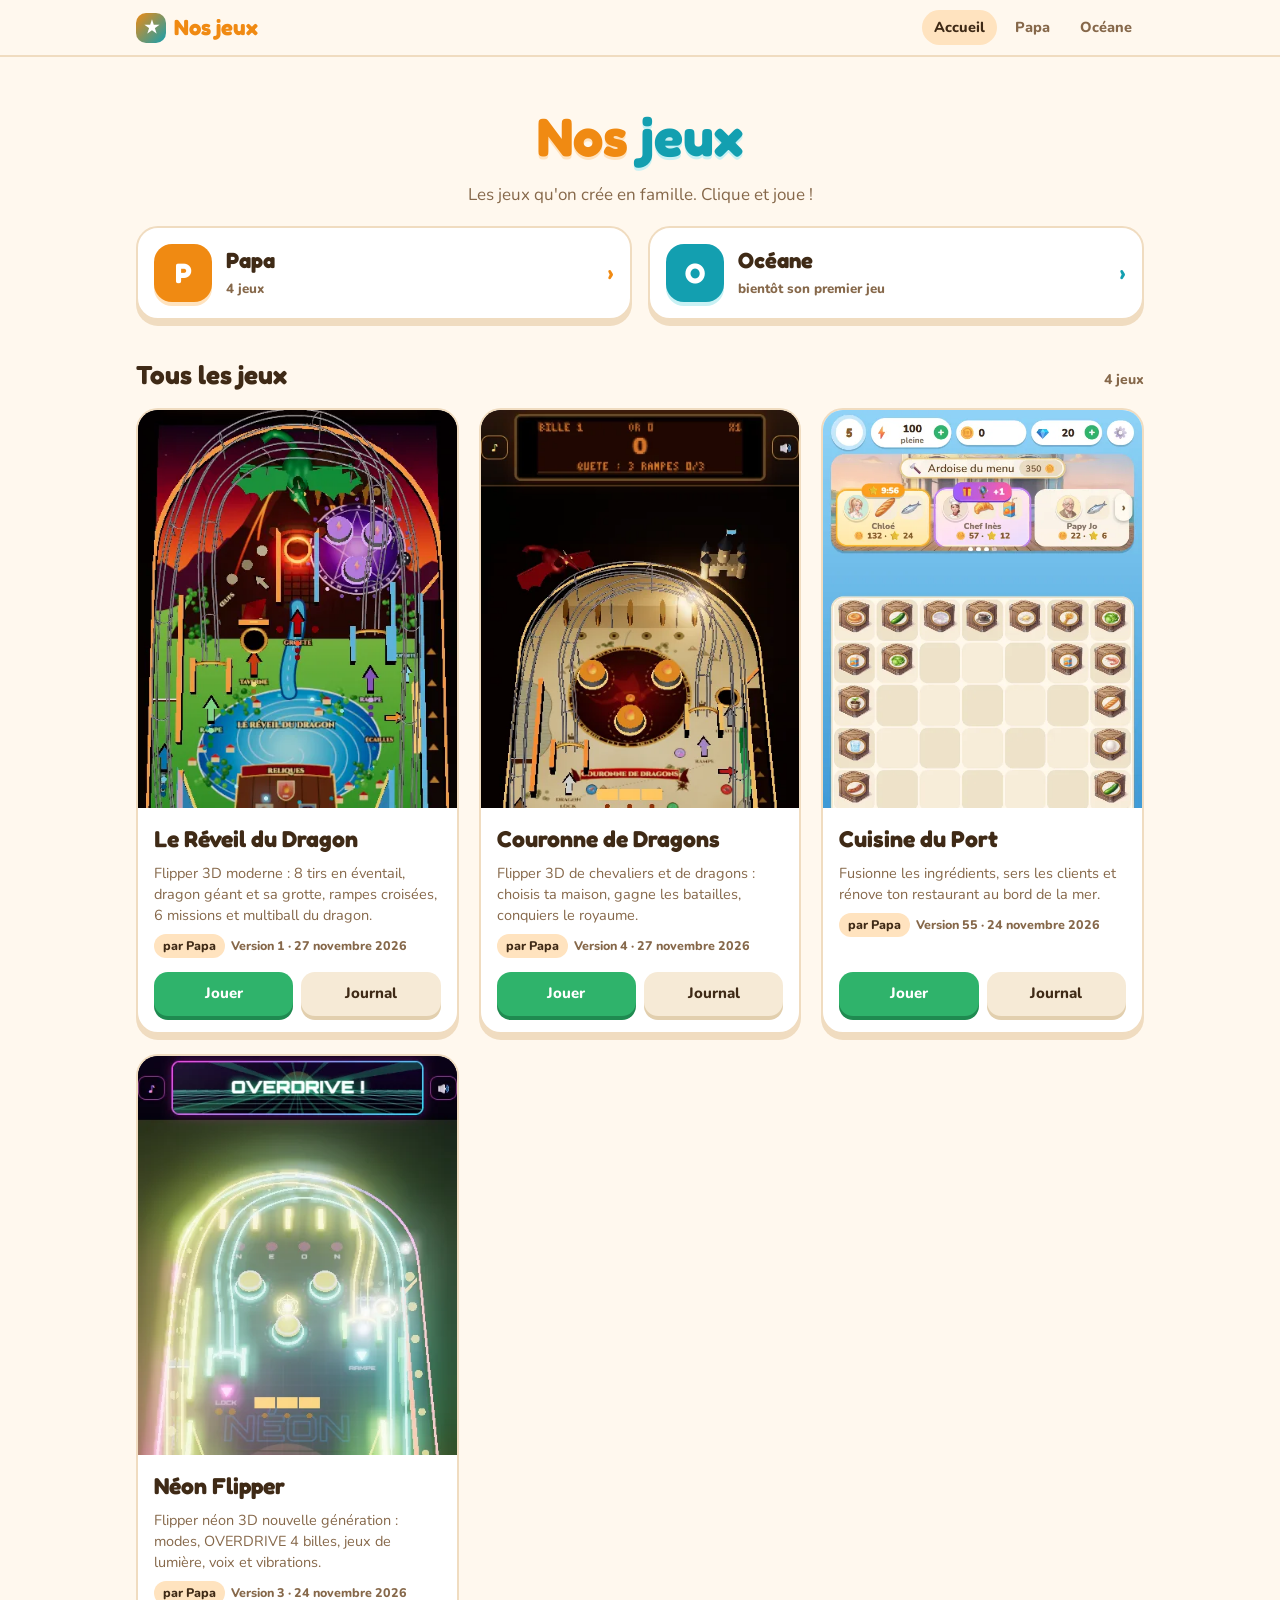
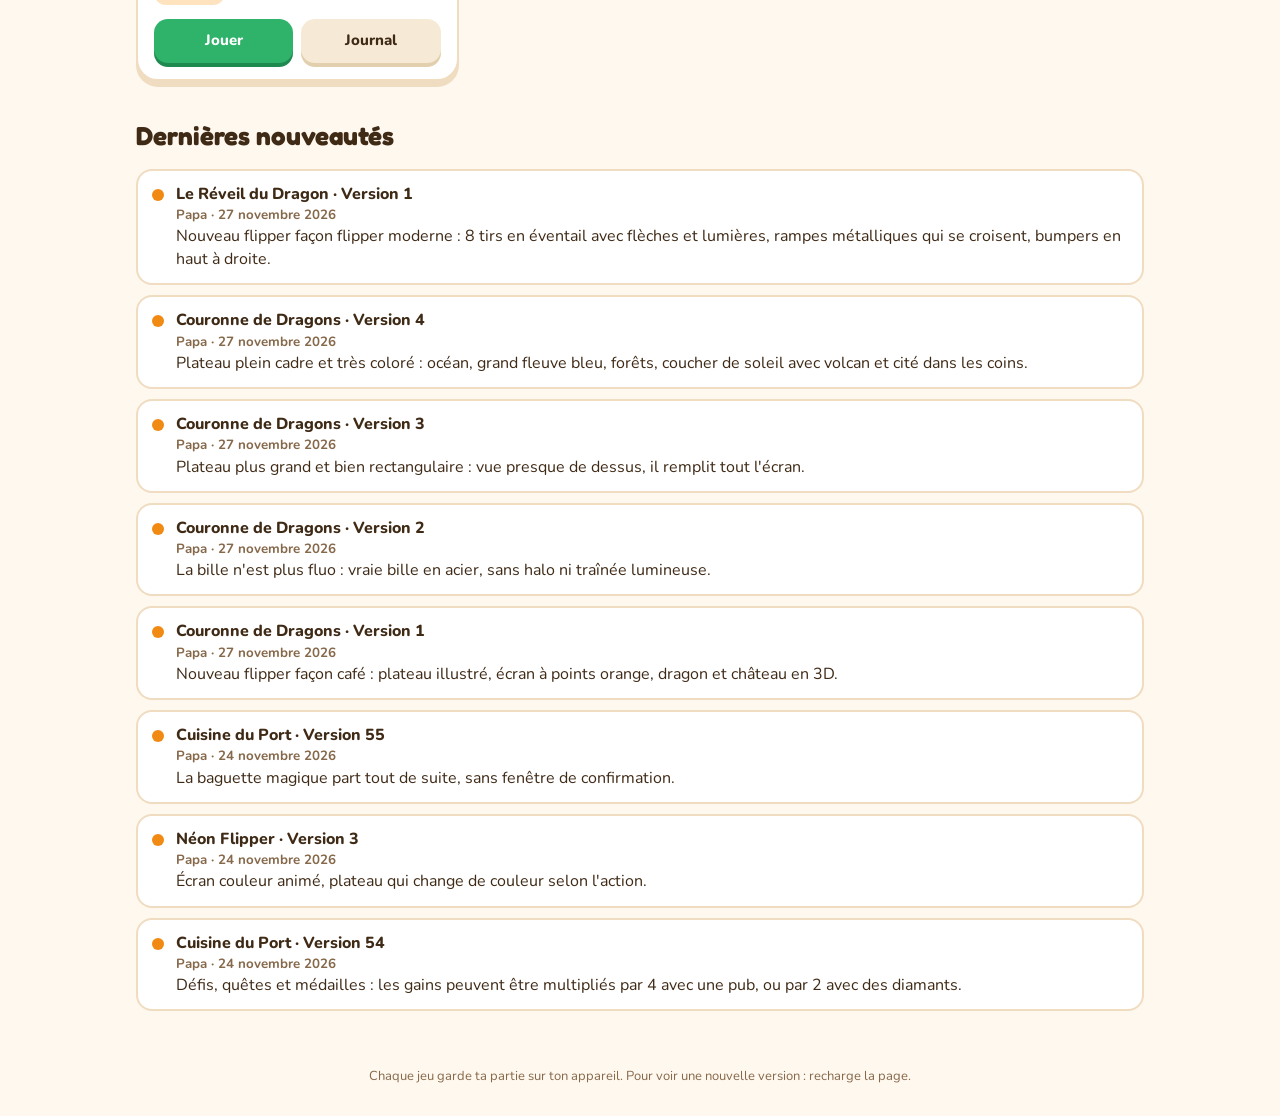
<file: index.html>
<!doctype html>
<html lang="fr">
<head>
<meta charset="utf-8">
<meta name="viewport" content="width=device-width,initial-scale=1">
<title>Nos jeux</title>
<meta name="description" content="Les jeux créés en famille par Papa et Océane.">
<link rel="preconnect" href="https://fonts.googleapis.com">
<link href="https://fonts.googleapis.com/css2?family=Fredoka:wght@500;700&family=Nunito:wght@600;800&display=swap" rel="stylesheet">
<link rel="stylesheet" href="/assets/site.css?v=2">
</head>
<body data-page="accueil">
<header class="barre"><div class="int">
  <a class="logo" href="/"><i>★</i>Nos jeux</a>
  <nav><a class="actif" href="/">Accueil</a><a href="/papa/">Papa</a><a class="oceane" href="/oceane/">Océane</a></nav>
</div></header>
<main>
  <section class="hero">
    <h1>Nos <span>jeux</span></h1>
    <p>Les jeux qu'on crée en famille. Clique et joue !</p>
  </section>
  <section class="createurs" id="createurs"></section>
  <div class="titre-section"><h2>Tous les jeux</h2><span id="nbJeux"></span></div>
  <section class="grille" id="tous"></section>
  <div class="titre-section"><h2>Dernières nouveautés</h2></div>
  <ol class="fil" id="fil"></ol>
</main>
<footer>Chaque jeu garde ta partie sur ton appareil. Pour voir une nouvelle version : recharge la page.</footer>
<script src="/assets/site.js?v=2"></script>
</body>
</html>
</file>
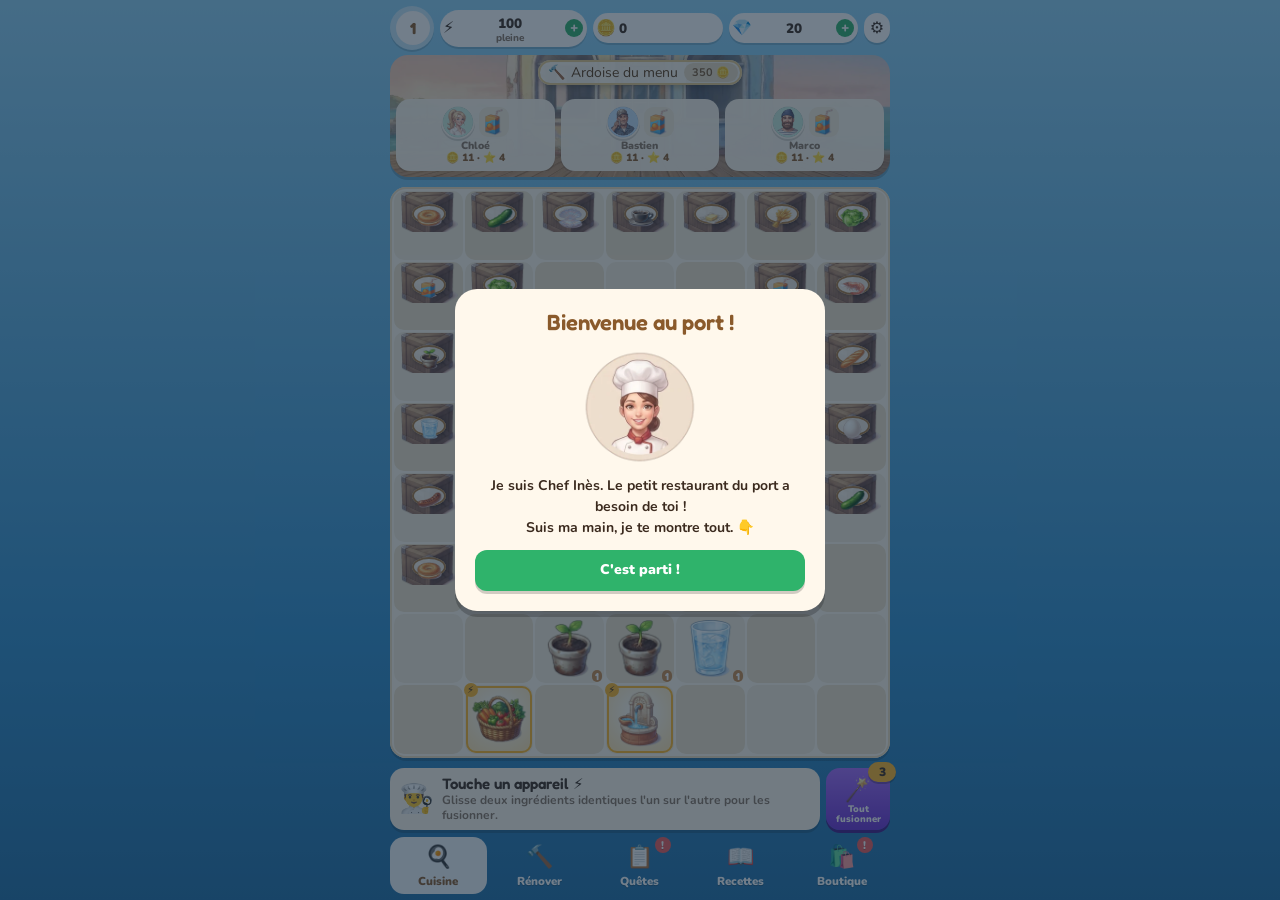
<file: cuisine-du-port/index.html>
<!doctype html><html lang="fr"><head><meta charset="utf-8"><title>Cuisine du Port</title>
<meta http-equiv="refresh" content="0; url=/papa/cuisine-du-port/"><link rel="canonical" href="/papa/cuisine-du-port/">
<script>location.replace('/papa/cuisine-du-port/'+location.search+location.hash)</script></head>
<body><a href="/papa/cuisine-du-port/">Le jeu a déménagé : clique ici.</a></body></html>
</file>
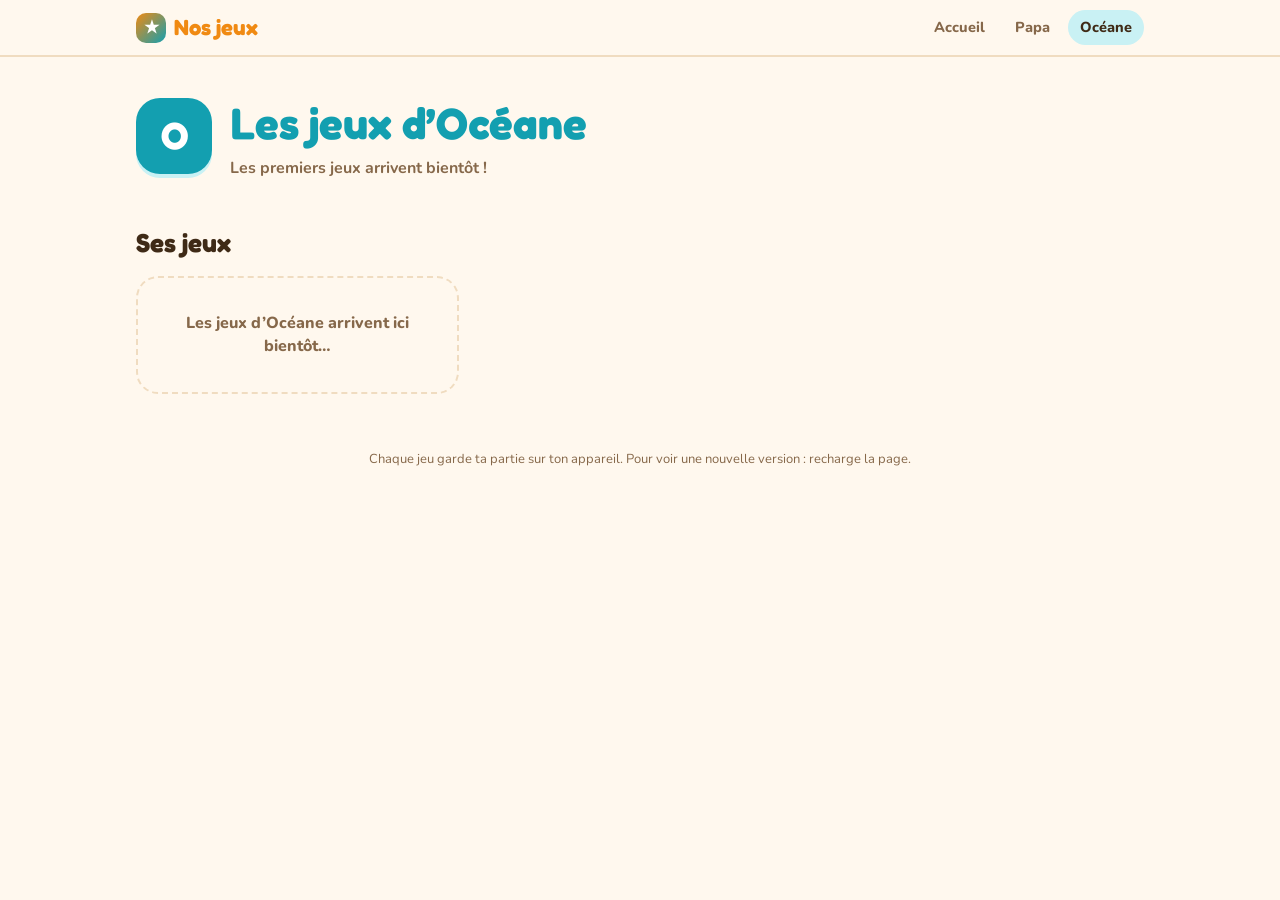
<file: oceane/index.html>
<!doctype html>
<html lang="fr">
<head>
<meta charset="utf-8">
<meta name="viewport" content="width=device-width,initial-scale=1">
<title>Les jeux d'Océane</title>
<link rel="preconnect" href="https://fonts.googleapis.com">
<link href="https://fonts.googleapis.com/css2?family=Fredoka:wght@500;700&family=Nunito:wght@600;800&display=swap" rel="stylesheet">
<link rel="stylesheet" href="/assets/site.css?v=2">
</head>
<body class="oceane" data-page="createur" data-createur="oceane">
<header class="barre"><div class="int">
  <a class="logo" href="/"><i>★</i>Nos jeux</a>
  <nav><a href="/">Accueil</a><a href="/papa/">Papa</a><a class="oceane actif" href="/oceane/">Océane</a></nav>
</div></header>
<main>
  <section class="bandeau" id="bandeau"></section>
  <div class="titre-section"><h2>Ses jeux</h2></div>
  <section class="grille" id="jeux"></section>
</main>
<footer>Chaque jeu garde ta partie sur ton appareil. Pour voir une nouvelle version : recharge la page.</footer>
<script src="/assets/site.js?v=2"></script>
</body>
</html>
</file>
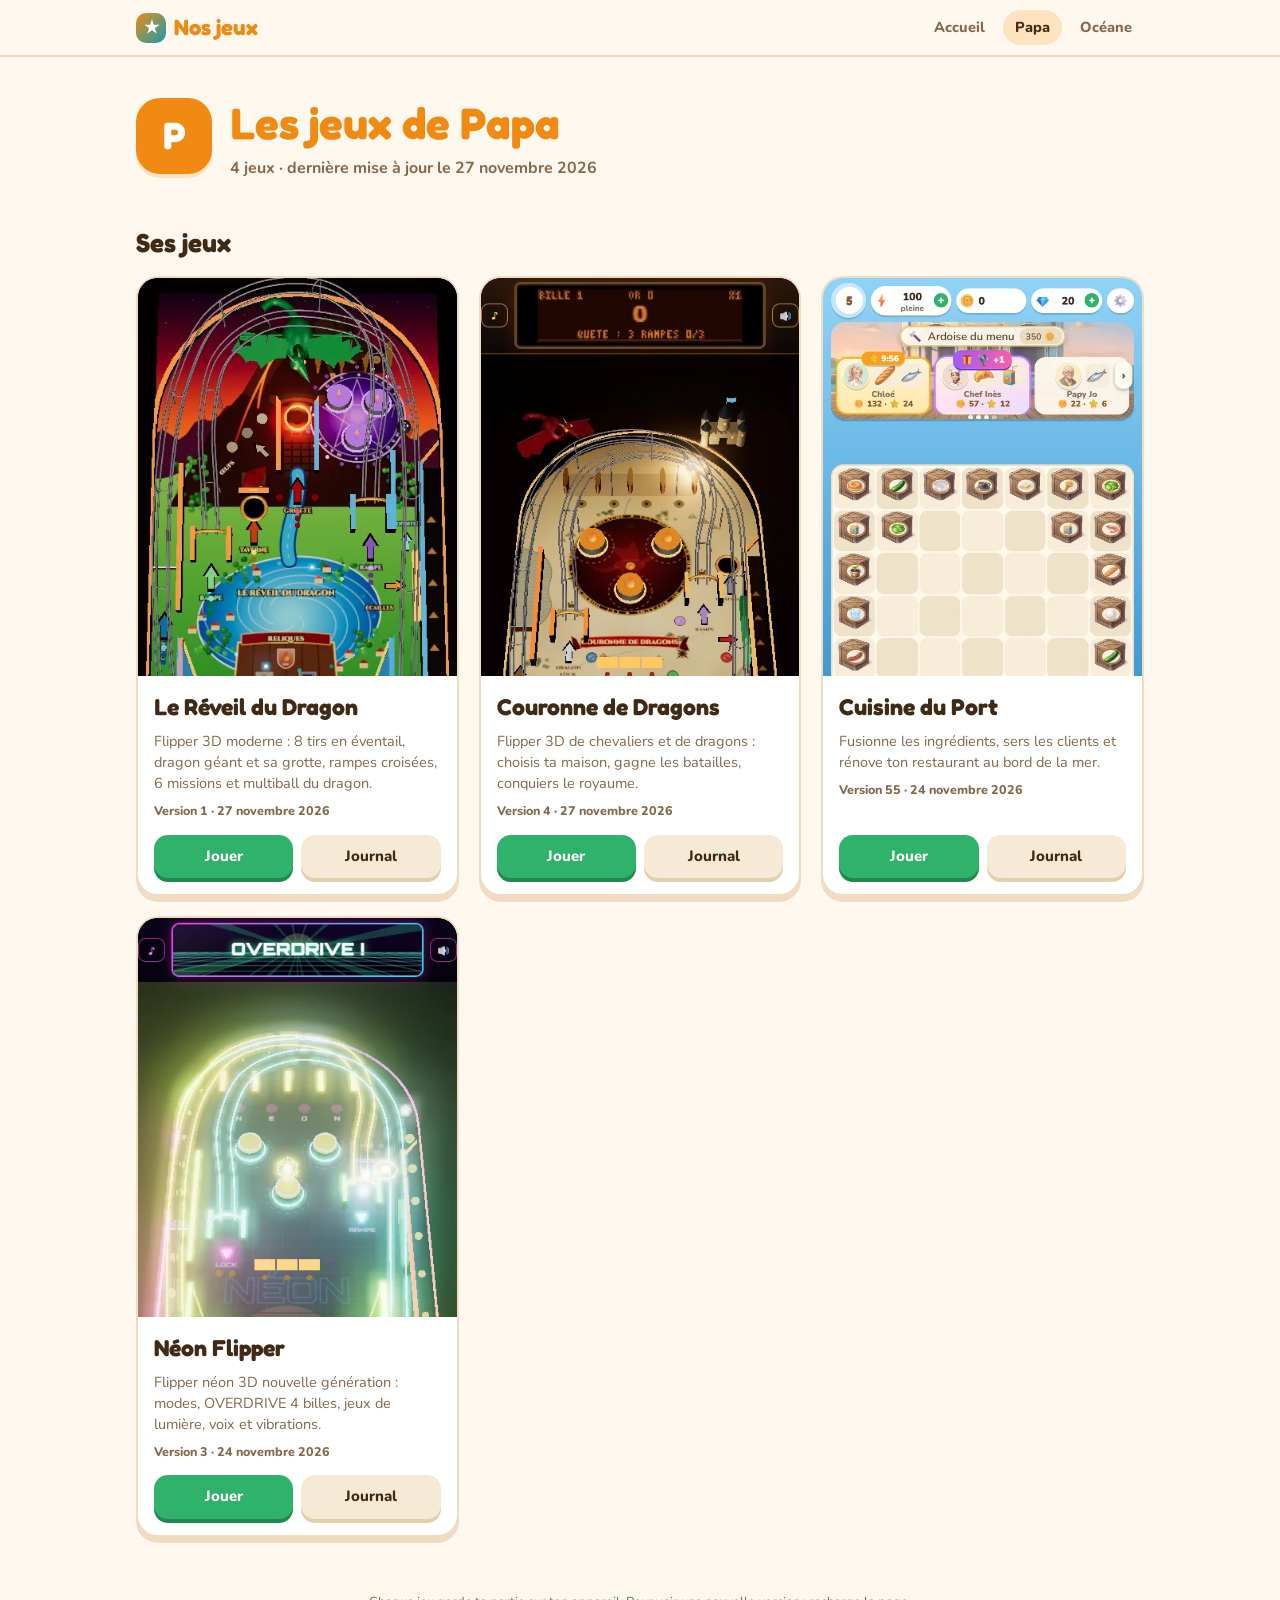
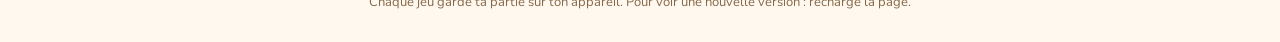
<file: papa/index.html>
<!doctype html>
<html lang="fr">
<head>
<meta charset="utf-8">
<meta name="viewport" content="width=device-width,initial-scale=1">
<title>Les jeux de Papa</title>
<link rel="preconnect" href="https://fonts.googleapis.com">
<link href="https://fonts.googleapis.com/css2?family=Fredoka:wght@500;700&family=Nunito:wght@600;800&display=swap" rel="stylesheet">
<link rel="stylesheet" href="/assets/site.css?v=2">
</head>
<body class="papa" data-page="createur" data-createur="papa">
<header class="barre"><div class="int">
  <a class="logo" href="/"><i>★</i>Nos jeux</a>
  <nav><a href="/">Accueil</a><a class="actif" href="/papa/">Papa</a><a class="oceane" href="/oceane/">Océane</a></nav>
</div></header>
<main>
  <section class="bandeau" id="bandeau"></section>
  <div class="titre-section"><h2>Ses jeux</h2></div>
  <section class="grille" id="jeux"></section>
</main>
<footer>Chaque jeu garde ta partie sur ton appareil. Pour voir une nouvelle version : recharge la page.</footer>
<script src="/assets/site.js?v=2"></script>
</body>
</html>
</file>
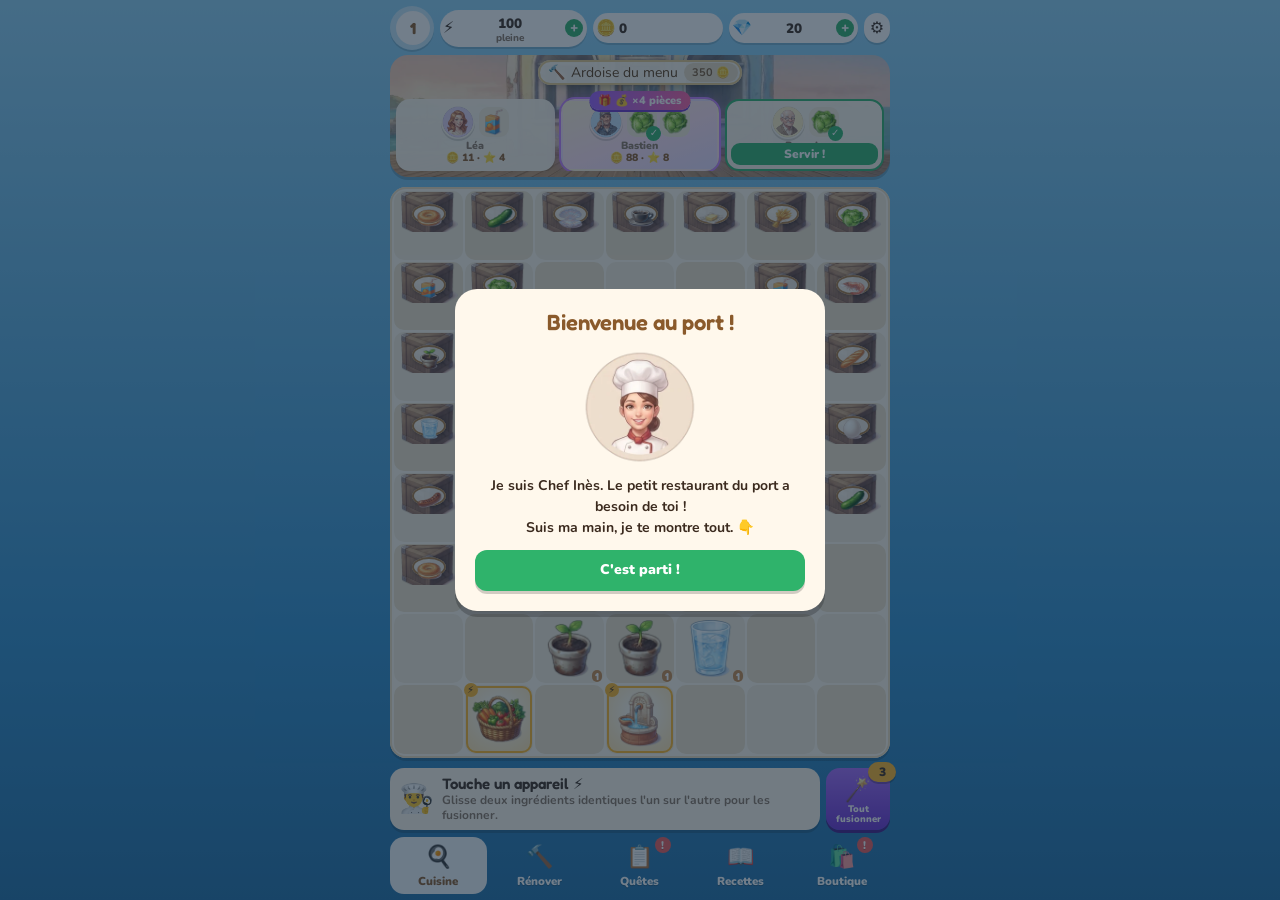
<file: papa/cuisine-du-port/index.html>
<!doctype html>
<html lang="fr">
<head>
<meta charset="utf-8">
<meta name="viewport" content="width=device-width,initial-scale=1,viewport-fit=cover">
<meta name="theme-color" content="#4fb8e8">
<style>[hidden]{display:none!important}html,body{margin:0}</style>
</head>
<body>
<title>Cuisine du Port</title>
<meta name="claude:viewport-fit-sides" content="cover">
<link rel="stylesheet" href="https://fonts.googleapis.com/css2?family=Fredoka:wght@500;600;700&family=Nunito:wght@600;700;800;900&display=swap">
<style>
[hidden]{display:none!important}
/* Mise en page : jeu de fusion-cuisine sur une colonne — barre de ressources, scène du port avec les clients, plateau 7×8, fiche de l'objet, onglets — thème clair « bord de mer » assumé */
:root{
  --ciel:#8fd3f7; --mer:#2f8fcf; --mer-fonce:#1f6fa8;
  --creme:#fff8ec; --case:#f6ecd9; --case2:#efe2c8; --bois:#c98a4b; --bois-fonce:#8a5a2b;
  --encre:#3b2a1e; --doux:#8a7563; --or:#ffb627; --vert:#2fb36b; --rouge:#ef5b5b; --violet:#8b6cf0; --blanc:#ffffff;
  --f-titre:"Fredoka","Trebuchet MS",system-ui,sans-serif;
  --f-texte:"Nunito",system-ui,-apple-system,"Segoe UI",sans-serif;
  color-scheme:light;
}
html,body{height:100%}
body{background:linear-gradient(180deg,var(--ciel),var(--mer) 70%,var(--mer-fonce));color:var(--encre);font-family:var(--f-texte);font-size:14px;overflow:hidden;
  -webkit-tap-highlight-color:transparent;user-select:none;-webkit-user-select:none}
.jeu{height:100%;max-width:520px;margin:0 auto;display:flex;flex-direction:column;
  padding-left:max(10px,env(safe-area-inset-left,0px));padding-right:max(10px,env(safe-area-inset-right,0px));padding-block:6px 0;box-sizing:border-box;gap:5px}
.vue-cuisine{gap:5px}
button{font:inherit;color:inherit;border:0;cursor:pointer;background:none}
button:focus-visible{outline:3px solid var(--or);outline-offset:2px}

/* Ressources */
.ress{display:flex;gap:6px;align-items:center}
.niveau{flex:none;position:relative;width:44px;height:44px;border-radius:50%;background:conic-gradient(var(--or) var(--xp,0%),rgba(255,255,255,.5) 0);display:grid;place-items:center;box-shadow:0 2px 0 rgba(0,0,0,.15)}
.niveau span{width:34px;height:34px;border-radius:50%;background:var(--blanc);display:grid;place-items:center;font-family:var(--f-titre);font-weight:700;font-size:16px;color:var(--bois-fonce)}
.pilule{flex:1;min-width:0;display:flex;align-items:center;gap:4px;background:var(--blanc);border-radius:999px;padding:4px 6px 4px 4px;font-weight:900;font-variant-numeric:tabular-nums;box-shadow:0 2px 0 rgba(0,0,0,.15);font-size:14px;white-space:nowrap;overflow:hidden}
.pilule i{font-style:normal;font-size:18px;flex:none}
.pilule span{flex:1;min-width:0;overflow:hidden;text-overflow:ellipsis}
.pilule small{display:block;font-size:10px;color:var(--doux);font-weight:800;line-height:1}
.plus{flex:none;width:20px;height:20px;border-radius:50%;background:var(--vert);color:var(--blanc);font-weight:900;display:grid;place-items:center;font-size:15px;line-height:1}

/* Scène du port */
.scene{position:relative;flex:none;height:122px;border-radius:18px;overflow:hidden;box-shadow:0 3px 0 rgba(0,0,0,.18);
  background:linear-gradient(180deg,#bfe9ff 0,#e9f8ff 38%,#5fb6e6 38%,#3a9ad6 58%,var(--bois) 58%,#b77a3f 100%)}
.scene::before{content:"";position:absolute;left:0;right:0;top:58%;height:4px;background:var(--bois-fonce);opacity:.5}
.scene .soleil{position:absolute;right:14px;top:8px;font-size:26px}
.deco{position:absolute;transform:translate(-50%,-50%);line-height:1;filter:drop-shadow(0 2px 1px rgba(0,0,0,.2))}
.deco.neuve{animation:pop .6s cubic-bezier(.2,1.6,.4,1)}
.enseigne{position:absolute;left:10px;top:8px;background:var(--bois-fonce);color:var(--creme);font-family:var(--f-titre);font-weight:600;font-size:13px;padding:3px 10px;border-radius:8px;border:2px solid #f3d3a5}
.clients{position:absolute;left:6px;right:6px;bottom:6px;display:flex;gap:6px;overflow-x:auto;overflow-y:visible;scroll-snap-type:x mandatory;scrollbar-width:none;padding-top:14px;margin-top:-14px;-webkit-overflow-scrolling:touch}
.clients::-webkit-scrollbar{display:none}
.clients>*{flex:0 0 calc((100% - 12px)/3);scroll-snap-align:start}
.clients-pts{position:absolute;left:0;right:0;bottom:-1px;display:flex;justify-content:center;gap:4px;z-index:4;pointer-events:none}
.clients-pts i{width:6px;height:6px;border-radius:50%;background:rgba(255,255,255,.55);box-shadow:0 0 2px rgba(0,0,0,.4)}
.clients-pts i.on{background:#fff}.clients-pts i.pret{background:#2fb35c}
.clients-fleche{position:absolute;right:2px;bottom:38px;z-index:4;width:22px;height:34px;border:0;border-radius:10px;background:rgba(255,250,240,.9);box-shadow:0 2px 5px rgba(0,0,0,.3);font-weight:900;color:#7a5a36;font-size:16px;display:grid;place-items:center;padding:0}
.clients-fleche.g{right:auto;left:2px}.clients-fleche.pret{background:#2fb35c;color:#fff;animation:flecheP 1s ease-in-out infinite}
@keyframes flecheP{50%{transform:scale(1.15)}}
.client{background:rgba(255,248,236,.96);border-radius:14px;padding:5px 5px 6px;display:flex;flex-direction:column;align-items:center;gap:2px;box-shadow:0 2px 0 rgba(0,0,0,.15);border:2px solid transparent;min-width:0;position:relative}
.client.pret{border-color:var(--vert);animation:respire 1.2s ease-in-out infinite}
@keyframes respire{0%,100%{transform:scale(1)}50%{transform:scale(1.04)}}
.client .tete{display:flex;align-items:center;justify-content:center;gap:4px;width:100%;min-width:0}
.client .av{font-size:24px;flex:none}
.client .nom{font-size:10.5px;font-weight:900;color:var(--doux);white-space:nowrap;overflow:hidden;text-overflow:ellipsis;max-width:100%;line-height:1.1}
.client .demandes{display:flex;gap:3px}
.demande{position:relative;width:30px;height:30px;border-radius:9px;background:var(--case);display:grid;place-items:center;font-size:20px}
.demande.ok::after{content:"✓";position:absolute;right:-4px;bottom:-4px;width:15px;height:15px;border-radius:50%;background:var(--vert);color:var(--blanc);font-size:10px;font-weight:900;display:grid;place-items:center}
.client .gain{font-size:10.5px;font-weight:900;color:var(--bois-fonce);white-space:nowrap;line-height:1.1}
.client{padding:4px 4px 5px;gap:1px}
.enseigne{display:none}
#btnEnergie{flex:1.15}
.pilule{gap:3px;font-size:13.5px;padding:4px 4px 4px 3px}
.pilule i{font-size:16px}
.plus{width:18px;height:18px;font-size:14px}
.client .servir{position:absolute;inset:auto 4px 4px;background:var(--vert);color:var(--blanc);border-radius:9px;font-weight:900;font-size:12px;padding:3px 0}
.client.vide{background:rgba(255,248,236,.55);color:var(--doux);font-weight:800;font-size:11px;justify-content:center;min-height:70px}

/* Plateau */
.vue-cuisine{flex:1;min-height:0;display:flex;flex-direction:column;gap:6px}
.plateau-cadre{flex:1;min-height:0;display:flex;align-items:center;justify-content:center}
.plateau{display:grid;grid-template-columns:repeat(7,1fr);gap:2px;padding:4px;border-radius:16px;background:var(--creme);box-shadow:0 3px 0 rgba(0,0,0,.18),inset 0 0 0 2px #f1dfbf;
  width:min(100%,calc((100vh - 290px)*7/8));width:min(100%,calc((100dvh - 290px)*7/8));min-width:280px;max-width:100%;box-sizing:border-box;touch-action:none;container-type:inline-size}
.case{aspect-ratio:1;border-radius:10px;background:var(--case);position:relative}
.case:nth-child(even){background:var(--case2)}
.case.choisie{box-shadow:inset 0 0 0 3px var(--or)}
.obj{position:absolute;inset:1px;display:grid;place-items:center;font-size:clamp(24px,8.6vw,42px);font-size:calc(100cqw / 7 * .7);line-height:1;cursor:grab;filter:drop-shadow(0 2px 1px rgba(0,0,0,.18))}
.obj .lv{position:absolute;right:1px;bottom:0;font-family:var(--f-titre);font-weight:700;font-size:10px;color:var(--blanc);background:var(--bois);border-radius:5px;padding:1px 3px;filter:none}
.obj.gen{border-radius:10px;background:radial-gradient(circle at 50% 40%,#fff,#ffe1a6);box-shadow:inset 0 0 0 2px var(--or)}
.obj.gen::after{content:"⚡";position:absolute;top:-3px;left:-2px;font-size:10px;background:var(--or);border-radius:50%;width:14px;height:14px;display:grid;place-items:center;filter:none}
.obj.boite{border-radius:9px;background:repeating-linear-gradient(135deg,#d9b380 0 6px,#cfa56e 6px 12px);box-shadow:inset 0 0 0 2px #a8773f;cursor:pointer}
.obj.boite>b{opacity:.45;filter:grayscale(.4);font-weight:400}
.obj.bulle{border-radius:50%;background:radial-gradient(circle at 35% 30%,rgba(255,255,255,.95),rgba(170,220,255,.55) 45%,rgba(139,108,240,.35));box-shadow:inset 0 0 0 2px rgba(255,255,255,.8);cursor:pointer;animation:flotte 2s ease-in-out infinite}
.obj.source{opacity:.3}
.obj.cible{border-radius:10px;box-shadow:0 0 0 3px var(--vert),0 0 12px rgba(47,179,107,.6)}
.obj.demande-ici{border-radius:10px;box-shadow:inset 0 0 0 2px var(--vert)}
.obj.pop{animation:pop .4s cubic-bezier(.2,1.6,.4,1)}
.obj.tremble{animation:tremble .3s}
@keyframes pop{0%{transform:scale(.3)}100%{transform:scale(1)}}
@keyframes flotte{0%,100%{transform:translateY(0)}50%{transform:translateY(-2px)}}
@keyframes tremble{25%{transform:rotate(-12deg)}75%{transform:rotate(12deg)}}
.fantome{position:fixed;pointer-events:none;z-index:60;transform:translate(-50%,-75%) scale(1.3);font-size:46px;line-height:1;filter:drop-shadow(0 8px 8px rgba(0,0,0,.35))}

/* Fiche de l'objet */
.fiche{flex:none;display:flex;gap:8px;align-items:center;background:var(--creme);border-radius:14px;padding:5px 8px;box-shadow:0 3px 0 rgba(0,0,0,.18);height:62px;box-sizing:border-box;overflow:hidden}
/* hauteur fixe : le plateau ne bouge plus quand le texte change */
.fiche .txt b{white-space:nowrap;overflow:hidden;text-overflow:ellipsis}
.fiche .txt span{display:-webkit-box;-webkit-box-orient:vertical;-webkit-line-clamp:2;overflow:hidden}
.fiche .gros{font-size:28px;flex:none;width:36px;text-align:center}
.fiche .txt{flex:1;min-width:0;display:flex;flex-direction:column;gap:1px}
.fiche b{font-family:var(--f-titre);font-weight:600;font-size:15px;line-height:1.15}
.fiche span{font-size:12px;font-weight:700;color:var(--doux);line-height:1.25}
.fiche .btn{padding:6px 10px;min-width:0}

/* Boutons / panneaux */
.btn{flex:none;border-radius:12px;padding:8px 12px;font-weight:900;background:var(--or);color:var(--encre);display:flex;flex-direction:column;align-items:center;justify-content:center;min-width:78px;line-height:1.15;box-shadow:0 3px 0 rgba(0,0,0,.18);font-variant-numeric:tabular-nums}
.btn small{font-size:10.5px;font-weight:800;opacity:.8}
.btn:active{transform:translateY(2px);box-shadow:0 1px 0 rgba(0,0,0,.18)}
.btn:disabled{background:#e4d8c4;color:var(--doux);box-shadow:none;cursor:default}
.btn.vert{background:var(--vert);color:var(--blanc)}
.btn.violet{background:var(--violet);color:var(--blanc)}
.btn.rouge{background:var(--rouge);color:var(--blanc)}
.btn.sec{background:var(--case2);color:var(--encre)}
.panneau{flex:1;min-height:0;overflow-y:auto;overscroll-behavior:contain;background:var(--creme);border-radius:18px 18px 0 0;padding:4px 12px 14px}
.panneau h2{font-family:var(--f-titre);font-weight:600;font-size:18px;margin:14px 0 8px;display:flex;justify-content:space-between;align-items:baseline;gap:8px;color:var(--bois-fonce)}
.panneau h2 small{font-family:var(--f-texte);font-size:12px;color:var(--doux);font-weight:800}
.note{color:var(--doux);font-size:12.5px;font-weight:700;margin:0 0 10px;line-height:1.45}
.liste{list-style:none;margin:0;padding:0;display:flex;flex-direction:column;gap:8px}
.ligne{display:flex;align-items:center;gap:10px;background:var(--blanc);border-radius:14px;padding:9px;box-shadow:0 2px 0 rgba(0,0,0,.08)}
.ligne.fait{opacity:.55}
.ico{flex:none;width:44px;height:44px;display:grid;place-items:center;font-size:26px;background:var(--case);border-radius:12px}
.info{flex:1;min-width:0;display:flex;flex-direction:column;gap:2px}
.info b{font-weight:900;font-size:14.5px;line-height:1.2}
.sous{color:var(--doux);font-size:12px;font-weight:700;line-height:1.3}
.barre{height:7px;border-radius:7px;background:var(--case2);overflow:hidden}
.barre i{display:block;height:100%;background:var(--or);border-radius:7px}
.tag{display:inline-block;font-size:10px;font-weight:900;letter-spacing:.05em;text-transform:uppercase;background:var(--rouge);color:var(--blanc);padding:1px 6px;border-radius:6px;margin-left:6px;vertical-align:2px}
.chaine{background:var(--blanc);border-radius:14px;padding:9px;box-shadow:0 2px 0 rgba(0,0,0,.08);display:flex;flex-direction:column;gap:6px}
.chaine .titre{display:flex;justify-content:space-between;align-items:center;font-weight:900;gap:8px}
.chaine .titre span{font-size:12px;color:var(--doux);font-weight:800}
.recettes{display:grid;grid-template-columns:repeat(5,1fr);gap:4px}
.recettes div{aspect-ratio:1;border-radius:9px;background:var(--case);display:grid;place-items:center;font-size:clamp(18px,5.5vw,26px)}
.recettes div.inconnu{font-size:14px;color:var(--doux);font-weight:900}

/* Onglets */
.onglets{flex:none;display:grid;grid-template-columns:repeat(5,1fr);gap:4px;padding:2px 0 6px}
.onglets button{display:flex;flex-direction:column;align-items:center;gap:1px;padding:5px 0;border-radius:14px;font-size:11.5px;font-weight:900;color:var(--blanc);position:relative;text-shadow:0 1px 0 rgba(0,0,0,.25)}
.onglets button i{font-style:normal;font-size:22px;text-shadow:none}
.onglets button.on{background:rgba(255,255,255,.95);color:var(--bois-fonce);text-shadow:none}
.pastille::after{content:"!";position:absolute;top:0;right:18%;width:16px;height:16px;border-radius:50%;background:var(--rouge);color:var(--blanc);font-size:11px;display:grid;place-items:center}

/* Effets */
.flot{position:fixed;pointer-events:none;font-family:var(--f-titre);font-weight:700;font-size:18px;color:var(--blanc);text-shadow:0 2px 0 rgba(0,0,0,.35),0 0 4px rgba(0,0,0,.25);transform:translate(-50%,-50%);animation:monte 1s ease-out forwards;z-index:30;white-space:nowrap}
@keyframes monte{to{transform:translate(-50%,-180%);opacity:0}}
.vol{position:fixed;pointer-events:none;z-index:35;font-size:22px;transition:left .7s cubic-bezier(.5,0,.8,.6),top .7s cubic-bezier(.3,-.4,.6,1),opacity .2s .6s;transform:translate(-50%,-50%)}
.etincelle{position:fixed;width:7px;height:7px;border-radius:50%;pointer-events:none;z-index:31;animation:eclat .55s ease-out forwards}
@keyframes eclat{to{transform:translate(var(--dx),var(--dy)) scale(.2);opacity:0}}
.toast{position:fixed;left:50%;bottom:calc(76px + env(safe-area-inset-bottom,0px));transform:translateX(-50%);background:var(--encre);color:var(--creme);font-weight:800;padding:10px 16px;border-radius:12px;z-index:40;max-width:calc(100vw - 40px);text-align:center;box-shadow:0 8px 24px rgba(0,0,0,.3)}
.banniere{position:fixed;left:50%;top:calc(10px + env(safe-area-inset-top,0px));transform:translateX(-50%);z-index:45;background:var(--creme);border:3px solid var(--or);border-radius:16px;padding:8px 14px;display:flex;gap:10px;align-items:center;box-shadow:0 10px 30px rgba(0,0,0,.3);width:min(340px,calc(100vw - 32px));box-sizing:border-box;animation:tombe .45s cubic-bezier(.2,1.4,.4,1)}
.banniere span{font-size:30px}
.banniere div{display:flex;flex-direction:column;font-weight:900;line-height:1.25}
.banniere small{font-weight:800;color:var(--doux)}
@keyframes tombe{from{transform:translate(-50%,-140%)}}
.voile{position:fixed;inset:0;background:rgba(20,40,60,.6);display:grid;place-items:center;z-index:50;padding:16px}
.boite{background:var(--creme);border-radius:22px;padding:20px;width:min(370px,100%);box-sizing:border-box;display:flex;flex-direction:column;gap:12px;max-height:calc(100vh - 32px);overflow-y:auto;box-shadow:0 6px 0 rgba(0,0,0,.2)}
.boite h3{font-family:var(--f-titre);font-weight:600;font-size:22px;margin:0;color:var(--bois-fonce);text-align:center;text-wrap:balance}
.boite p{margin:0;line-height:1.5;font-weight:700}
.boite ul{margin:0;padding-left:20px;line-height:1.6;font-weight:700}
.mcorps{display:flex;flex-direction:column;gap:8px}
.mboutons{display:flex;gap:8px;flex-wrap:wrap}
.mboutons .btn{flex:1;padding:12px;min-width:110px}
.grand{font-family:var(--f-titre);font-size:60px;text-align:center;line-height:1.1;animation:pop .6s cubic-bezier(.2,1.6,.4,1)}
.recomp{display:flex;justify-content:center;gap:10px;flex-wrap:wrap}
.recomp span{background:var(--blanc);border-radius:12px;padding:6px 12px;font-weight:900;box-shadow:0 2px 0 rgba(0,0,0,.08)}
.reglage{display:flex;justify-content:space-between;align-items:center;gap:10px;padding:8px 0;border-bottom:1px solid var(--case2);font-weight:800}
.interrupteur{width:52px;height:30px;border-radius:999px;background:var(--case2);position:relative;flex:none}
.interrupteur::after{content:"";position:absolute;top:3px;left:3px;width:24px;height:24px;border-radius:50%;background:var(--blanc);transition:left .15s;box-shadow:0 1px 2px rgba(0,0,0,.2)}
.interrupteur[aria-checked="true"]{background:var(--vert)}
.interrupteur[aria-checked="true"]::after{left:25px}
.pub{aspect-ratio:16/9;border-radius:14px;background:linear-gradient(135deg,#2f8fcf,#1f4f78);display:grid;place-items:center;text-align:center;font-weight:800;color:#d8ecff;font-size:14px;padding:10px}
.pub b{display:block;font-family:var(--f-titre);font-size:44px;color:var(--blanc)}
.apercu{position:relative;height:150px;border-radius:16px;overflow:hidden;margin-top:6px;background:linear-gradient(180deg,#bfe9ff 0,#e9f8ff 38%,#5fb6e6 38%,#3a9ad6 58%,var(--bois) 58%,#b77a3f 100%)}
img.art{display:block;pointer-events:none;-webkit-user-drag:none;user-select:none}
.obj img.art{width:94%;height:94%}
.obj.gen img.art{width:90%;height:90%}
.obj{filter:none}
.obj.boite>b{display:grid;place-items:center;width:78%;height:78%}.obj.boite>b img.art{width:100%;height:100%}
.caisse-png .obj.boite{background:var(--caisse) center/92% no-repeat;box-shadow:none}
.caisse-png .obj.boite{position:relative}
#decos,.apercu{isolation:isolate}
img.calque{position:absolute;left:0;top:0;width:0;height:0;max-width:none;pointer-events:none;user-select:none}
.chantier .vue img.calque.arrive{transform-origin:50% 100%;z-index:60!important;animation:chArrive .7s 1.5s cubic-bezier(.2,1.5,.4,1) both,chBrille 1.4s 2.2s ease-in-out infinite}
/* l'objet débloqué ressort : le reste du décor s'assombrit et l'objet brille */
.chantier .vue .voile{position:absolute;inset:0;z-index:55;background:rgba(20,12,35,.62);pointer-events:none;animation:chVoile .6s 2.1s both}
@keyframes chVoile{from{opacity:0}to{opacity:1}}
@keyframes chBrille{0%,100%{filter:drop-shadow(0 0 3px #fff) drop-shadow(0 0 10px #ffd84a) brightness(1.08)}50%{filter:drop-shadow(0 0 6px #fff) drop-shadow(0 0 22px #ffb703) brightness(1.25)}}
@keyframes chArrive{0%{opacity:0;transform:translateY(8%) scale(.7);filter:brightness(2.2)}60%{opacity:1;filter:brightness(1.4)}100%{transform:none;filter:none}}
.deco.sol,.deco.eau,.deco.ciel{filter:none}
.deco>img.art{position:relative;z-index:1;display:block}
.deco.sol>img.art{filter:drop-shadow(0 2px 1.5px rgba(40,25,10,.35))}
.deco.sol::after{content:'';position:absolute;left:12%;right:12%;bottom:0;height:14%;border-radius:50%;background:radial-gradient(closest-side,rgba(40,25,10,.38),transparent);z-index:0}
.deco.eau>img.art{animation:flotte 3.2s var(--del,0s) ease-in-out infinite alternate;filter:drop-shadow(0 2px 2px rgba(0,40,80,.3))}
.deco.eau::after{content:'';position:absolute;left:4%;right:4%;bottom:4%;height:16%;border-radius:50%;background:radial-gradient(closest-side,rgba(255,255,255,.55),rgba(255,255,255,.15) 60%,transparent);animation:vague 3.2s var(--del,0s) ease-in-out infinite alternate;z-index:0}
.deco.ciel>img.art{animation:plane 4.5s var(--del,0s) ease-in-out infinite alternate;filter:drop-shadow(0 4px 4px rgba(30,60,110,.18))}
@keyframes flotte{from{transform:translateY(0) rotate(-1.5deg)}to{transform:translateY(-6%) rotate(1.5deg)}}
@keyframes vague{from{transform:scaleX(.9);opacity:.7}to{transform:scaleX(1.08);opacity:1}}
@keyframes plane{from{transform:translateY(0)}to{transform:translateY(-8%)}}
@media (prefers-reduced-motion:reduce){.deco>img.art,.deco::after{animation:none!important}}
.fete{position:fixed;inset:0;z-index:66;display:grid;place-items:center;background:rgba(30,20,50,.72);animation:fxFondu .25s both;overflow:hidden;padding:16px}
.fete.sort{animation:fxFondu .3s reverse both}
.fx-carte{position:relative;width:min(330px,88vw);text-align:center;padding:40px 18px 20px;background:linear-gradient(#fffaf0,#ffefcf);border-radius:24px;box-shadow:0 12px 40px rgba(0,0,0,.45),inset 0 0 0 3px #f5c451;animation:fxCarte .5s cubic-bezier(.3,1.6,.5,1) both}
.fx-rayons{position:absolute;left:50%;top:110px;width:440px;height:440px;margin:-220px;border-radius:50%;background:repeating-conic-gradient(rgba(255,210,80,.6) 0 10deg,transparent 10deg 20deg);-webkit-mask:radial-gradient(circle,#000 18%,transparent 68%);mask:radial-gradient(circle,#000 18%,transparent 68%);animation:fxTourne 9s linear infinite,fxFondu .6s .25s both;pointer-events:none;z-index:0}
.fx-titre{position:absolute;z-index:2;top:-22px;left:50%;translate:-50% 0;white-space:nowrap;font-family:var(--f-titre);font-size:26px;color:#fff;background:linear-gradient(#ff9a3d,#e8562a);padding:6px 24px;border-radius:14px;box-shadow:0 4px 0 #b53c17,0 6px 14px rgba(0,0,0,.3);text-shadow:0 2px 0 rgba(0,0,0,.2);animation:fxTitre .55s .15s cubic-bezier(.3,1.8,.5,1) both}
.fx-medaille{position:relative;z-index:1;width:124px;height:124px;margin:6px auto 4px;border-radius:50%;overflow:hidden;background:radial-gradient(circle at 35% 30%,#fff7c9,#ffd23f 40%,#e3a01b 75%,#b9770e);box-shadow:0 0 0 6px #fff3c4,0 0 0 10px #e3a01b,0 10px 22px rgba(0,0,0,.35);display:grid;place-items:center;font-size:62px;animation:fxMedaille 1s .25s cubic-bezier(.3,1.5,.5,1) both}
.fx-medaille>span{filter:drop-shadow(0 3px 2px rgba(120,70,0,.45));display:grid;place-items:center}
.fx-brille{position:absolute;inset:-20%;background:linear-gradient(115deg,transparent 40%,rgba(255,255,255,.85) 50%,transparent 60%);animation:fxBrille 2.4s 1.2s ease-in-out infinite;transform:translateX(-120%)}
.fx-etoile{position:absolute;z-index:1;left:50%;top:102px;font-size:22px;font-weight:400;pointer-events:none;animation:fxEtoile 1.1s ease-out both}
.fx-nom{position:relative;z-index:1;font-family:var(--f-titre);font-size:22px;color:#7a4a1c;margin-top:14px;animation:fxMonte .4s .7s both}
.fx-sous{position:relative;z-index:1;font-size:13px;color:#a07a50;font-weight:800;animation:fxMonte .4s .8s both}
.fx-recomp{position:relative;z-index:1;display:flex;justify-content:center;gap:8px;flex-wrap:wrap;margin:14px 0 4px}
.fx-recomp span{display:inline-flex;align-items:center;gap:4px;background:#fff;border-radius:999px;padding:6px 13px;font-weight:900;font-size:19px;color:#5b3a17;box-shadow:0 3px 0 #e6cfa2;animation:fxChip .45s cubic-bezier(.3,1.8,.5,1) both}
.fete .btn{position:relative;z-index:1;display:block;margin:12px auto 0;min-width:170px;animation:fxMonte .3s 1.3s both}
.fx-mult{position:relative;z-index:1;display:flex;gap:8px;justify-content:center;margin-top:12px}
.fete .fx-mult .btn{margin:0;min-width:0;flex:1;max-width:150px;padding-left:8px;padding-right:8px;font-size:15px}
.fete .fx-pub{background:linear-gradient(#ffb43d,#f08a12);color:#fff;box-shadow:0 4px 0 #b9600a}
.fete .fx-mult .btn b{font-size:18px}.fete .fx-mult .btn[disabled]{filter:grayscale(1);opacity:.5}
.fete .fx-mult+.fx-ok{min-width:0;padding:6px 18px;font-size:14px;background:#d9c7a6;box-shadow:0 3px 0 #b49c74;color:#5b3a17}
.fx-recomp span.fx-x{animation:fxGros .6s cubic-bezier(.3,1.8,.5,1) both}
@keyframes fxGros{0%{transform:scale(1)}40%{transform:scale(1.5);background:#fff3b0}100%{transform:scale(1.12);background:#fff3b0}}
.fx-badge{position:absolute;z-index:3;top:46%;left:50%;transform:translate(-50%,-50%);font-family:var(--f-titre);font-size:64px;color:#ffcf2e;text-shadow:0 4px 0 #c45a00,0 0 18px rgba(255,200,0,.8);pointer-events:none;animation:fxBadge 1.3s both}
@keyframes fxBadge{0%{transform:translate(-50%,-50%) scale(0) rotate(-20deg);opacity:0}30%{transform:translate(-50%,-50%) scale(1.3) rotate(6deg);opacity:1}70%{opacity:1}100%{transform:translate(-50%,-90%) scale(1);opacity:0}}
.fx-conf{position:absolute;top:-20px;left:var(--x);width:9px;height:14px;border-radius:2px;animation:fxTombe var(--v) var(--d) linear both;pointer-events:none}
.fete.petit .fx-medaille{width:100px;height:100px;font-size:50px}.fete.petit .fx-rayons{top:98px}.fete.petit .fx-etoile{top:90px}
@keyframes fxFondu{from{opacity:0}}
.parcours{position:relative;margin:8px -4px 6px;border-radius:18px;background:linear-gradient(#e9f6dc,#d8eec4 40%,#f3e6c8);box-shadow:inset 0 0 0 2px #e2d3b0;overflow:hidden}
.parcours svg{position:absolute;left:0;top:0;width:100%}
.pc-ch{fill:none;stroke:#c8a66e;stroke-width:9;stroke-linecap:round;vector-effect:non-scaling-stroke;stroke-dasharray:2 14;opacity:.9}
.pc-ch.fait{stroke:#f2b51c;stroke-dasharray:none;stroke-width:7;opacity:1}
.pc-lieu{position:absolute;left:8px;right:8px;height:72px;border-radius:14px;background:#7a5a36 center/cover;color:#fff;display:flex;flex-direction:column;justify-content:center;padding:0 14px;box-shadow:0 3px 8px rgba(0,0,0,.25);z-index:2}
.pc-lieu b{font-size:12px;opacity:.9;text-transform:uppercase;letter-spacing:.5px}.pc-lieu span{font-family:var(--f-titre);font-size:20px;text-shadow:0 2px 3px rgba(0,0,0,.5)}
.pc-lieu.ok{box-shadow:0 0 0 3px #f2b51c,0 3px 8px rgba(0,0,0,.25)}
.pc-n{position:absolute;transform:translate(-50%,-50%);background:none;border:0;padding:0;display:flex;flex-direction:column;align-items:center;cursor:pointer;z-index:3;width:110px;-webkit-tap-highlight-color:transparent}
.pc-rond{position:relative;width:58px;height:58px;border-radius:50%;display:grid;place-items:center;background:#fffaf0;font-size:28px;box-shadow:0 0 0 3px #c9a46a,0 4px 7px rgba(0,0,0,.25);overflow:visible}
.pc-rond img.art{max-width:48px;max-height:48px;object-fit:contain}
.pc-rond i{position:absolute;right:-5px;bottom:-3px;font-style:normal;font-size:11px;width:20px;height:20px;border-radius:50%;background:#fff;display:grid;place-items:center;box-shadow:0 1px 3px rgba(0,0,0,.3)}
.pc-n small{margin-top:3px;font-size:11px;font-weight:900;color:#5b3a17;line-height:1.1;text-align:center;background:rgba(255,250,240,.85);padding:1px 6px;border-radius:7px}
.pc-n.defi .pc-rond{background:linear-gradient(#efe2ff,#d9c2ff);box-shadow:0 0 0 3px #9b6bff,0 4px 7px rgba(0,0,0,.25)}
.pc-n.coffre .pc-rond{width:70px;height:70px;background:radial-gradient(circle,#fff6c9,#ffd76a);box-shadow:0 0 0 3px #e3a01b,0 4px 9px rgba(0,0,0,.3)}
.pc-n.coffre .pc-rond img.art{max-width:62px;max-height:62px}
.pc-n.fait .pc-rond{box-shadow:0 0 0 3px #f2b51c,0 3px 6px rgba(0,0,0,.2)}
.pc-n.verrou .pc-rond{filter:grayscale(.75) brightness(.95);opacity:.85}
.pc-n.verrou small{opacity:.7}
.pc-n.actuel .pc-rond{box-shadow:0 0 0 4px #ffcc33,0 0 16px 6px rgba(255,200,40,.75);animation:pinPulse 1.5s ease-in-out infinite}
.pc-chef{position:absolute;bottom:calc(100% - 6px);width:40px;height:40px;animation:pinSaut 1.2s ease-in-out infinite;font-style:normal;font-size:30px;display:grid;place-items:center}
.pc-chef img{width:100%;height:100%;object-fit:contain;filter:drop-shadow(0 3px 3px rgba(0,0,0,.35))}
.pc-prix{margin-top:3px;font-size:12px;font-weight:900;padding:3px 10px;border-radius:12px;background:#eadbc2;color:#7a5a36;white-space:nowrap}
.pc-prix.ok{background:#2fb35c;color:#fff;box-shadow:0 2px 0 #1e8a43}
/* appareils améliorés : cadre bronze, argent, or, diamant + étoiles */
.obj.gen.am1{box-shadow:inset 0 0 0 3px #c47a3a;background:radial-gradient(circle at 50% 40%,#fff,#f5d2a8)}
.obj.gen.am2{box-shadow:inset 0 0 0 3px #b8c4d0,0 0 6px rgba(200,215,230,.9);background:radial-gradient(circle at 50% 40%,#fff,#dfe8f0)}
.obj.gen.am3{box-shadow:inset 0 0 0 3px #f2b51c,0 0 10px rgba(255,200,40,.85);background:radial-gradient(circle at 50% 40%,#fffbe6,#ffe08a)}
.obj.gen.am4{box-shadow:inset 0 0 0 3px #9be7ff,0 0 12px 2px rgba(150,220,255,.95);background:radial-gradient(circle at 50% 40%,#fff,#d9f3ff 55%,#ffe7a8);animation:genDiam 2.4s ease-in-out infinite}
@keyframes genDiam{50%{box-shadow:inset 0 0 0 3px #ffd6ff,0 0 16px 4px rgba(255,180,255,.9)}}
.gen-et{position:absolute;left:50%;bottom:-2px;transform:translateX(-50%);font-size:10px;line-height:1;letter-spacing:-1px;color:#ffc21a;text-shadow:0 0 2px #7a4a00,0 1px 0 #7a4a00;white-space:nowrap;pointer-events:none}
.amelio-fx .am-scene{position:relative;height:170px;display:grid;place-items:center}
.amelio-fx .am-scene .fx-rayons{top:50%;opacity:0;animation:fxTourne 9s linear infinite,cfApparait .4s 1.15s both}
.amelio-fx .obj.gen{position:absolute;inset:auto;width:120px;height:120px;border-radius:22px;display:grid;place-items:center}
.amelio-fx .obj.gen img.art{width:88%;height:88%;object-fit:contain}
.am-av{animation:amCharge 1.15s ease-in both}
.am-ap{opacity:0;animation:amPop .7s 1.15s cubic-bezier(.3,1.7,.5,1) both}
.amelio-fx .cf-flash{animation:cfFlash .6s 1.1s ease-out both}
.am-part{position:absolute;left:50%;top:50%;width:10px;height:10px;margin:-5px;border-radius:50%;background:radial-gradient(circle,#fff,#b78bff 60%,transparent);opacity:0;animation:amAspire .7s ease-in both}
@keyframes amAspire{0%{opacity:0;transform:translate(var(--dx),var(--dy)) scale(1.4)}30%{opacity:1}100%{opacity:0;transform:translate(0,0) scale(.3)}}
@keyframes amCharge{0%{transform:scale(1)}60%{transform:scale(1.06) rotate(-4deg);filter:brightness(1.3)}75%{transform:scale(1.08) rotate(4deg);filter:brightness(1.7)}90%{transform:scale(1.1) rotate(-3deg);filter:brightness(2.4)}100%{transform:scale(1.15);filter:brightness(3);opacity:0}}
@keyframes amPop{0%{opacity:0;transform:scale(.4)}60%{opacity:1;transform:scale(1.18)}100%{opacity:1;transform:scale(1)}}
.am-et{display:flex;justify-content:center;gap:4px;margin:4px 0 0;position:relative;z-index:1}
.am-et b{font-size:26px;color:#d9ccb6;text-shadow:0 1px 0 #a99877}
.am-et b.on{color:#ffc21a;text-shadow:0 0 4px rgba(255,190,30,.8),0 1px 0 #8a5a00}
.am-et b.neuf{animation:amEtoile .6s 1.5s cubic-bezier(.3,1.8,.5,1) both}
@keyframes amEtoile{0%{transform:scale(0) rotate(-180deg);color:#d9ccb6}100%{transform:scale(1) rotate(0)}}
.am-forme{position:relative;z-index:1;margin-top:6px;font-weight:900;color:#b0700c;animation:cfMonte .4s 1.6s both;opacity:0}
.am-bonus{position:relative;z-index:1;text-align:center;margin:6px 0 0}
.amelio-fx .btn{animation:cfMonte .3s 1.8s both;opacity:0}
.mission-bandeau{position:absolute;left:50%;top:5px;transform:translateX(-50%);z-index:5;max-width:calc(100% - 20px);display:flex;align-items:center;gap:6px;padding:3px 4px 3px 10px;border:0;border-radius:14px;background:rgba(255,250,240,.94);box-shadow:0 2px 6px rgba(0,0,0,.25),inset 0 0 0 2px #e8c98a;font:800 12px/1.2 inherit;color:#5b3a17;cursor:pointer;overflow:hidden;white-space:nowrap}
.mission-bandeau span{overflow:hidden;text-overflow:ellipsis}
.mission-bandeau b{flex:none;background:#eadbc2;color:#7a5a36;border-radius:10px;padding:2px 8px;font-size:11px}
.mission-bandeau b.mb-ok{background:#2fb35c;color:#fff}
.mission-bandeau .mb-barre{position:absolute;left:0;bottom:0;height:3px;background:linear-gradient(90deg,#ffcc33,#f39c12);border-radius:0 2px 2px 0}
.mission-bandeau.pret{animation:mbPret 1.2s ease-in-out infinite;box-shadow:0 0 0 2px #2fb35c,0 0 12px rgba(47,179,92,.7)}
@keyframes mbPret{50%{transform:translateX(-50%) scale(1.05)}}
.my-aide{position:relative;z-index:1;text-align:center;margin:0 0 8px;font-size:14px;color:#6b4a26}
.my-grille{position:relative;z-index:1;display:grid;grid-template-columns:repeat(4,1fr);gap:8px}
.my-c{position:relative;aspect-ratio:1;border:0;border-radius:14px;background:linear-gradient(#fff4dc,#ffe2a8);box-shadow:0 3px 0 #d8a85a,inset 0 0 0 2px #f0c97a;cursor:pointer;padding:0;perspective:400px;-webkit-tap-highlight-color:transparent}
.my-c .my-f,.my-c .my-d{position:absolute;inset:0;display:grid;place-items:center;backface-visibility:hidden;transition:transform .35s ease}
.my-c .my-f img.art{width:78%;height:78%;object-fit:contain}
.my-c .my-d{transform:rotateY(180deg);font-size:32px}
.my-c .my-d img.art{width:72%;height:72%;object-fit:contain}
.my-c:not(.ouvert):active{transform:scale(.94)}
.my-c.ouvert .my-f{transform:rotateY(180deg)}.my-c.ouvert .my-d{transform:rotateY(0)}
.my-c.ouvert{background:#fffaf0;box-shadow:0 2px 0 #e2cfa6,inset 0 0 0 2px #ead9b5}
.my-c.presque{box-shadow:0 0 0 3px #ffb02e,0 0 10px rgba(255,170,40,.8)}
.my-c.gagnant{box-shadow:0 0 0 3px #2fb35c,0 0 14px rgba(47,179,92,.9);animation:myGagne .6s cubic-bezier(.3,1.8,.5,1) both}
.my-c.perdu{opacity:.35;filter:grayscale(.6)}
@keyframes myGagne{0%{transform:scale(1)}50%{transform:scale(1.18)}100%{transform:scale(1.06)}}
.my-gain{position:relative;z-index:1;text-align:center;font-size:17px;color:#2f7a3a;min-height:24px;margin-top:10px}
.mystere-fx .my-btn{opacity:0;pointer-events:none;animation:none}
.mystere-fx.fin .my-btn{animation:cfMonte .3s .4s both;pointer-events:auto}
.ligne.succes .ico{position:relative}
.ligne.succes .ico .med{position:absolute;right:-6px;bottom:-6px;font-style:normal;font-size:17px;filter:drop-shadow(0 1px 1px rgba(0,0,0,.35))}
.plat-vol{position:fixed;z-index:70;display:grid;place-items:center;pointer-events:none;transition:transform .5s cubic-bezier(.5,-.3,.6,1),opacity .5s ease-in}
.plat-vol img.art{width:86%;height:86%;object-fit:contain}
.client-adieu{position:fixed;z-index:69;pointer-events:none;display:flex}
@keyframes adieuCentre{0%{transform:none;opacity:1}18%{transform:none}38%{transform:translate(var(--vx),var(--vy)) scale(1.9)}75%{transform:translate(var(--vx),var(--vy)) scale(1.8);opacity:1}100%{transform:translate(var(--vx),calc(var(--vy) - 60px)) scale(1.4);opacity:0}}
.client-adieu>.client{flex:1;border-color:var(--vert);box-shadow:0 0 0 3px #2fb35c,0 0 22px 6px rgba(255,220,80,.9);animation:cliJoie 2.1s ease both}
@keyframes cliJoie{0%,38%{transform:none}46%{transform:translateY(-6px) rotate(-4deg)}54%{transform:translateY(0) rotate(4deg)}62%{transform:translateY(-4px) rotate(-2deg)}70%,100%{transform:none}}
.client-adieu .halo-servi{position:absolute;left:50%;top:50%;width:260px;height:260px;margin:-130px;border-radius:50%;background:repeating-conic-gradient(rgba(255,220,90,.7) 0 10deg,transparent 10deg 20deg);-webkit-mask:radial-gradient(circle,#000 20%,transparent 68%);mask:radial-gradient(circle,#000 20%,transparent 68%);z-index:-1;opacity:0;animation:haloServi 1.8s .35s ease-out both}
@keyframes haloServi{0%{opacity:0;transform:scale(.3) rotate(0)}30%{opacity:1}100%{opacity:0;transform:scale(1.3) rotate(90deg)}}
.client-adieu .merci{position:absolute;left:50%;top:-22px;transform:translateX(-50%);background:linear-gradient(#ff9a3d,#e8562a);color:#fff;font-family:var(--f-titre);font-size:15px;padding:3px 12px;border-radius:12px;box-shadow:0 3px 0 #b53c17;white-space:nowrap;animation:merciPop 1.7s .45s both;z-index:3}
@keyframes merciPop{0%{transform:translateX(-50%) scale(0) rotate(-15deg)}18%{transform:translateX(-50%) scale(1.3) rotate(4deg)}30%,80%{transform:translateX(-50%) scale(1) rotate(-3deg);opacity:1}100%{transform:translateX(-50%) translateY(-10px);opacity:0}}
.client-adieu .coeur{position:absolute;left:50%;top:40%;font-style:normal;font-size:15px;opacity:0;animation:coeurVol 1.3s ease-out both}
@keyframes coeurVol{0%{opacity:0;transform:translate(-50%,-50%) scale(.3)}20%{opacity:1}100%{opacity:0;transform:translate(calc(-50% + var(--dx)),calc(-50% + var(--dy))) scale(1.1)}}
.client-adieu .conf-c{position:absolute;left:50%;top:40%;width:5px;height:8px;border-radius:2px;opacity:0;animation:confC 1.3s ease-out both}
@keyframes confC{0%{opacity:0;transform:translate(-50%,-50%)}15%{opacity:1}100%{opacity:0;transform:translate(calc(-50% + var(--dx)),calc(-50% + var(--dy) + 90px)) rotate(var(--r))}}
.client-adieu .gain-vol{position:absolute;left:50%;top:105%;transform:translateX(-50%);font-family:var(--f-titre);font-size:20px;color:#ffd23f;text-shadow:0 2px 0 #8a4a00,0 0 6px rgba(0,0,0,.5);white-space:nowrap;animation:gainVol 1.6s .5s ease-out both;z-index:4}
@keyframes gainVol{0%{opacity:0;transform:translateX(-50%) scale(.3)}20%{opacity:1;transform:translateX(-50%) scale(1.3)}35%,75%{transform:translateX(-50%) scale(1);opacity:1}100%{opacity:0;transform:translateX(-50%) translateY(-20px)}}
.client.arrivee{animation:cliArrive .6s cubic-bezier(.3,1.5,.5,1) both}
@keyframes cliArrive{from{transform:translateX(60px) scale(.8);opacity:0}}
.client.bonus{background:linear-gradient(160deg,#fff4d6,#ffe1f3 55%,#e8dcff);box-shadow:0 0 0 2px #c77dff,0 0 12px rgba(199,125,255,.6)}
.ruban-bonus{position:absolute;top:-10px;left:50%;transform:translateX(-50%);z-index:2;display:flex;align-items:center;gap:3px;white-space:nowrap;font-size:11px;font-weight:900;color:#fff;background:linear-gradient(90deg,#9b5cff,#ff5fa2);padding:2px 9px;border-radius:10px;box-shadow:0 2px 0 #6b33c9;animation:rubanBonus 1.6s ease-in-out infinite}
.ruban-bonus img.art{vertical-align:middle}
@keyframes rubanBonus{50%{transform:translateX(-50%) scale(1.08)}}
.carte-btn{display:block;width:100%;margin:0 0 8px;background:linear-gradient(#4fb8e8,#2f8fc8);color:#fff;font-size:16px;box-shadow:0 3px 0 #1f6d9c}
.carte-btn small{opacity:.9;font-size:13px;margin-left:6px}
.carte-monde{position:fixed;inset:0;z-index:64;display:flex;flex-direction:column;background:#1b4f72;animation:fxFondu .25s both}
.carte-monde.sort{animation:fxFondu .25s reverse both}
.cm-haut{display:flex;align-items:center;justify-content:space-between;padding:12px 14px;color:#fff;font-family:var(--f-titre);font-size:19px}
.cm-x{background:rgba(255,255,255,.18);color:#fff;border:0;border-radius:50%;width:36px;height:36px;font-size:18px;cursor:pointer}
.cm-defile{flex:1;overflow-x:auto;overflow-y:hidden;display:flex;align-items:center;-webkit-overflow-scrolling:touch}
.cm-carte{position:relative;flex:none;height:min(100%,520px);aspect-ratio:2.024;background:#5fb6e6 center/100% 100% no-repeat;border-radius:10px}
.cm-carte svg{position:absolute;inset:0;width:100%;height:100%;overflow:visible}
.cm-carte path{fill:none;stroke:#fff8e6;stroke-width:.55;stroke-dasharray:1.1 .9;stroke-linecap:round;vector-effect:none;filter:drop-shadow(0 .2px .3px rgba(0,0,0,.5))}
.cm-carte path.fait{stroke:#ffcc33;stroke-dasharray:none;stroke-width:.7}
.pin{position:absolute;transform:translate(-50%,-50%);background:none;border:0;padding:0;display:flex;flex-direction:column;align-items:center;cursor:pointer;-webkit-tap-highlight-color:transparent}
.pin .rond{position:relative;width:36px;height:36px;border-radius:50%;display:grid;place-items:center;font-size:20px;background:#fff8ec;box-shadow:0 0 0 3px #c9873b,0 4px 8px rgba(0,0,0,.4)}
.pin .rond i{position:absolute;right:-6px;bottom:-4px;font-style:normal;font-size:11px;background:#fff;border-radius:50%;width:17px;height:17px;display:grid;place-items:center;box-shadow:0 1px 3px rgba(0,0,0,.35)}
.pin b{margin-top:2px;font-size:11px;font-weight:900;color:#fff;background:rgba(60,35,15,.75);padding:1px 7px;border-radius:8px;white-space:nowrap}
.pin.verrou .rond{filter:grayscale(.85) brightness(.85)}
.pin.fait .rond{box-shadow:0 0 0 3px #ffcc33,0 4px 8px rgba(0,0,0,.4)}
.pin.actuel .rond{width:44px;height:44px;font-size:25px;box-shadow:0 0 0 4px #ffcc33,0 0 18px 6px rgba(255,210,60,.8);animation:pinPulse 1.6s ease-in-out infinite}
.pin.choisi b{background:#e8562a}
.pin .chef{position:absolute;bottom:100%;margin-bottom:2px;width:46px;height:46px;animation:pinSaut 1.2s ease-in-out infinite;font-style:normal;font-size:34px;display:grid;place-items:center}
.pin .chef img{width:100%;height:100%;object-fit:contain;filter:drop-shadow(0 3px 3px rgba(0,0,0,.4))}
@keyframes pinPulse{50%{transform:scale(1.08)}}
@keyframes pinSaut{50%{transform:translateY(-6px)}}
.cm-info{display:flex;gap:12px;align-items:center;margin:10px 12px 14px;padding:12px 14px;background:#fff8ec;border-radius:16px;box-shadow:0 4px 12px rgba(0,0,0,.3);min-height:74px;font-size:14px;line-height:1.35}
.cm-drap{font-size:40px}
.cm-etat{display:inline-block;margin-top:4px;font-weight:800;color:#8a6a45;font-size:13px}
.cm-etat.ok{color:#2f9a4a}
.cm-info .barre{margin-top:5px;height:8px;background:#eadbc2;border-radius:6px;overflow:hidden}.cm-info .barre i{display:block;height:100%;background:linear-gradient(90deg,#ffcc33,#f39c12)}
.coffre-fx .fx-carte{overflow:visible}
.cf-scene{position:relative;height:190px;margin:6px auto 0;display:grid;place-items:center;cursor:pointer;-webkit-tap-highlight-color:transparent}
.cf-scene .fx-rayons{top:50%;opacity:0;animation:none}
.cf-scene img.art,.cf-scene>span{position:absolute;width:170px;height:170px;font-size:110px;display:grid;place-items:center;object-fit:contain;filter:drop-shadow(0 8px 10px rgba(0,0,0,.3))}
.cf-ferme{animation:cfArrive .6s cubic-bezier(.3,1.6,.5,1) both,cfTremble 1.1s .7s ease-in-out infinite}
.cf-ouvert{opacity:0;transform:scale(.6)}
.cf-lueur{position:absolute;width:200px;height:200px;border-radius:50%;background:radial-gradient(circle,rgba(255,220,90,.75),rgba(255,200,60,0) 65%);animation:cfLueur 1.1s .7s ease-in-out infinite}
.cf-flash{position:absolute;width:40px;height:40px;border-radius:50%;background:#fff;opacity:0;pointer-events:none}
.cf-part{position:absolute;left:50%;top:50%;font-style:normal;font-size:24px;opacity:0;pointer-events:none;z-index:3}
.cf-aide{position:relative;z-index:2;font-weight:900;color:#a0662a;margin:4px 0 6px;animation:cfAide 1s ease-in-out infinite;cursor:pointer}
.coffre-fx .fx-recomp span,.coffre-fx .cf-note,.coffre-fx .btn{opacity:0;animation:none}
.coffre-fx .cf-note{text-align:center;margin:6px 0 0;position:relative;z-index:1}
.coffre-fx.ouvert .cf-ferme{animation:cfDisparait .25s both}
.coffre-fx.ouvert .cf-ouvert{animation:cfPop .7s .12s cubic-bezier(.3,1.7,.5,1) both}
.coffre-fx.ouvert .cf-flash{animation:cfFlash .55s ease-out both}
.coffre-fx.ouvert .fx-rayons{animation:fxTourne 9s linear infinite,cfApparait .5s .15s both}
.coffre-fx.ouvert .cf-lueur{animation:cfLueurO 1.2s .1s ease-out both}
.coffre-fx.ouvert .cf-part{animation:cfJaillit 1.3s cubic-bezier(.2,.7,.4,1) both}
.coffre-fx.ouvert .cf-aide{display:none}
.coffre-fx.ouvert .fx-recomp span{animation:cfChip .45s cubic-bezier(.3,1.8,.5,1) both}
.coffre-fx.ouvert .cf-note{animation:cfMonte .4s 1s both}
.coffre-fx.ouvert .btn{animation:cfMonte .3s 1.15s both}
@keyframes cfChip{from{opacity:0;transform:scale(0)}to{opacity:1;transform:none}}
@keyframes cfMonte{from{opacity:0;transform:translateY(12px)}to{opacity:1;transform:none}}
@keyframes cfArrive{from{transform:translateY(-160px) scale(.5);opacity:0}}
@keyframes cfTremble{0%,55%,100%{transform:rotate(0)}62%{transform:rotate(-7deg) scale(1.04)}70%{transform:rotate(7deg) scale(1.04)}78%{transform:rotate(-5deg)}86%{transform:rotate(4deg)}}
@keyframes cfLueur{0%,100%{transform:scale(.8);opacity:.5}50%{transform:scale(1.05);opacity:1}}
@keyframes cfLueurO{0%{transform:scale(.8);opacity:1}40%{transform:scale(1.6);opacity:1}100%{transform:scale(1.3);opacity:.7}}
@keyframes cfDisparait{to{transform:scale(1.3);opacity:0}}
@keyframes cfPop{0%{opacity:0;transform:scale(.5)}60%{opacity:1;transform:scale(1.18)}100%{opacity:1;transform:scale(1)}}
@keyframes cfFlash{0%{opacity:0;transform:scale(1)}20%{opacity:1}100%{opacity:0;transform:scale(14)}}
@keyframes cfApparait{to{opacity:1}}
@keyframes cfJaillit{0%{opacity:0;transform:translate(-50%,-50%) scale(.3)}10%{opacity:1}45%{opacity:1;transform:translate(calc(-50% + var(--dx)*.65),calc(-50% + var(--dy))) scale(1.15) rotate(calc(var(--r)*.5))}100%{opacity:0;transform:translate(calc(-50% + var(--dx)),calc(-50% + var(--dy) + 170px)) scale(.9) rotate(var(--r))}}
@keyframes cfAide{0%,100%{transform:scale(1)}50%{transform:scale(1.08)}}
@keyframes fxCarte{from{transform:scale(.4);opacity:0}}
@keyframes fxTitre{from{transform:scale(0) rotate(-20deg)}to{transform:scale(1) rotate(-3deg)}}
@keyframes fxTourne{to{transform:rotate(360deg)}}
@keyframes fxMedaille{0%{transform:scale(0) rotate(-220deg)}100%{transform:scale(1) rotate(0)}}
@keyframes fxBrille{0%{transform:translateX(-120%)}45%,100%{transform:translateX(120%)}}
@keyframes fxEtoile{0%{transform:translate(-50%,-50%) scale(0);opacity:1}100%{transform:translate(calc(-50% + var(--dx)),calc(-50% + var(--dy))) scale(1.1) rotate(200deg);opacity:0}}
@keyframes fxMonte{from{opacity:0;transform:translateY(12px)}}
@keyframes fxChip{from{opacity:0;transform:scale(0)}}
@keyframes fxTombe{to{transform:translate(var(--dx),110vh) rotate(var(--r))}}
.aide-c{background:#fff8ec;border-radius:14px;padding:10px;margin:0 0 10px;box-shadow:inset 0 0 0 2px #f0dcb8}
.aide-c img.art{width:100%;height:100%;object-fit:contain}
.aide-t{display:flex;align-items:center;gap:10px;font-size:17px;margin-bottom:8px}.aide-t>img.art{width:52px;height:52px;flex:none}
.aide-l{display:flex;align-items:center;gap:8px;margin:6px 0;font-size:14px;line-height:1.25}
.aide-l .num{flex:none;width:24px;height:24px;border-radius:50%;background:var(--or,#f5a623);color:#fff;font-weight:900;display:grid;place-items:center;font-size:13px}
.aide-l .mini{flex:none;width:40px;height:40px;border-radius:10px;background:radial-gradient(circle at 50% 40%,#fff,#ffe1a6);box-shadow:inset 0 0 0 2px var(--or,#f5a623);display:grid;place-items:center;padding:3px;box-sizing:border-box}
.aide-ch{display:flex;flex-wrap:wrap;align-items:center;justify-content:center;gap:2px}
.aide-ch em{font-style:normal;color:#b08850;font-weight:900}
.aide-ch .et{position:relative;width:38px;height:38px;border-radius:9px;background:#efe3cc;padding:3px;box-sizing:border-box;opacity:.75}
.aide-ch .et.ok{background:#d6f5c8;opacity:1;box-shadow:inset 0 0 0 2px #5cb85c}
.aide-ch .et.but{width:48px;height:48px;background:#ffe9a8;opacity:1;box-shadow:inset 0 0 0 2px var(--or,#f5a623)}
.aide-ch .et i{position:absolute;right:-3px;bottom:-3px;font-style:normal;font-size:10px;font-weight:900;background:#c98a3e;color:#fff;border-radius:50%;width:15px;height:15px;display:grid;place-items:center}
.indice{position:relative;z-index:2;animation:indice .8s ease-in-out 5}
@keyframes indice{0%,100%{box-shadow:0 0 0 0 rgba(255,200,40,0);transform:scale(1)}50%{box-shadow:0 0 0 5px #ffc828,0 0 18px 6px rgba(255,200,40,.8);transform:scale(1.08)}}
.caisse-png .obj.boite>b{position:absolute;left:25%;top:30%;width:50%;height:50%;display:grid;place-items:center;background:rgba(255,250,240,.88);border-radius:50%;opacity:1;filter:none;box-shadow:0 1px 4px rgba(0,0,0,.4),inset 0 0 0 2px #a8773f}
.caisse-png .obj.boite>b img.art{width:80%!important;height:80%!important}
.demande img.art{width:28px;height:28px}
.fiche .gros img.art{width:38px;height:38px;margin:0 auto}
.combo{position:fixed;pointer-events:none;z-index:31;transform:translate(-50%,-50%);font-family:var(--f-titre);font-weight:700;white-space:nowrap;color:#fff;font-size:15px;text-shadow:0 2px 0 #b5651d,0 0 6px rgba(0,0,0,.35);animation:comboA .9s cubic-bezier(.2,1.6,.4,1) forwards}
.combo.c3{font-size:18px;color:#fff3a0}.combo.c4{font-size:21px;color:#ffd23f}.combo.c5{font-size:24px;color:#ff9f1c;text-shadow:0 2px 0 #8a1a00,0 0 10px rgba(255,120,0,.8)}
@keyframes comboA{0%{transform:translate(-50%,-50%) scale(0) rotate(-12deg)}30%{transform:translate(-50%,-50%) scale(1.25) rotate(4deg)}55%{transform:translate(-50%,-50%) scale(1)}100%{transform:translate(-50%,-120%) scale(1);opacity:0}}
.client .av img.art{width:34px;height:34px;border-radius:50%;box-shadow:0 2px 0 rgba(0,0,0,.15)}
.avec-art .scene,.avec-art .apercu{background:var(--fond-scene) center/cover no-repeat,#8fd3f7}
.avec-art .scene::before,.avec-art .scene .soleil{display:none}
.ligne .ico img.art{margin:0 auto}
.btn:disabled,.btn.vert:disabled,.btn.violet:disabled,.btn.rouge:disabled{background:#e4d8c4;color:var(--doux);box-shadow:none;cursor:default}
/* Clients VIP + paroles */
.client.vip{border-color:#ffb627;background:linear-gradient(180deg,#fff6d8,#ffe7a6);box-shadow:0 0 0 2px rgba(255,182,39,.35),0 2px 0 rgba(0,0,0,.15)}
.client .chrono{position:absolute;top:-9px;left:50%;transform:translateX(-50%);background:#ff9f1c;color:#fff;font-size:10.5px;font-weight:900;padding:1px 7px;border-radius:9px;white-space:nowrap;box-shadow:0 2px 0 rgba(0,0,0,.2);z-index:2}
.parole{position:fixed;z-index:40;transform:translate(-50%,-100%);background:#fff;border:2px solid var(--encre);border-radius:12px;padding:4px 9px;font-size:11.5px;font-weight:900;max-width:170px;text-align:center;line-height:1.25;pointer-events:none;box-shadow:0 4px 10px rgba(0,0,0,.2);animation:parole 3.2s ease forwards}
.parole::after{content:"";position:absolute;left:50%;bottom:-7px;width:10px;height:10px;background:#fff;border-right:2px solid var(--encre);border-bottom:2px solid var(--encre);transform:translateX(-50%) rotate(45deg)}
@keyframes parole{0%{opacity:0;transform:translate(-50%,-80%) scale(.6)}8%{opacity:1;transform:translate(-50%,-100%) scale(1.05)}12%{transform:translate(-50%,-100%) scale(1)}88%{opacity:1}100%{opacity:0;transform:translate(-50%,-110%)}}
.obj.special{animation:respire 1.6s ease-in-out infinite}.obj.special img.art{width:90%;height:90%}
.tirelire-boite{display:flex;gap:12px;align-items:center;background:linear-gradient(180deg,#ffe8f0,#ffd0e0);border-radius:16px;padding:10px;box-shadow:0 2px 0 rgba(0,0,0,.08)}
.tirelire-boite .ico img.art{width:64px;height:64px}
.tirelire-boite .ico{flex:none;width:64px}
.tirelire-boite.prete .ico{animation:tlDandine 1.6s ease-in-out infinite;filter:drop-shadow(0 0 8px rgba(255,120,170,.9))}
@keyframes tlDandine{0%,60%,100%{transform:rotate(0)}68%{transform:rotate(-10deg) scale(1.06)}76%{transform:rotate(9deg) scale(1.06)}84%{transform:rotate(-6deg)}92%{transform:rotate(4deg)}}
.tl-scene{position:relative;height:190px;display:grid;place-items:center}
.tl-scene .fx-rayons{top:50%;opacity:0;animation:none}
.tirelire-fx.casse .tl-scene .fx-rayons{animation:fxTourne 9s linear infinite,cfApparait .4s both}
.tl-cochon{position:relative;width:160px;height:160px;animation:cfArrive .6s cubic-bezier(.3,1.6,.5,1) both}
.tl-cochon .tl-g,.tl-cochon .tl-d{position:absolute;inset:0;display:grid;place-items:center}
.tl-cochon img.art{width:160px;height:160px;object-fit:contain;filter:drop-shadow(0 8px 10px rgba(0,0,0,.3))}
.tl-g{clip-path:polygon(0 0,52% 0,46% 34%,56% 46%,44% 60%,54% 74%,48% 100%,0 100%)}
.tl-d{clip-path:polygon(52% 0,100% 0,100% 100%,48% 100%,54% 74%,44% 60%,56% 46%,46% 34%)}
.tl-fissure{position:absolute;inset:0;width:100%;height:100%;opacity:0}
.tl-fissure path{fill:none;stroke:#5a2a00;stroke-width:2.2;stroke-linecap:round;stroke-dasharray:100;stroke-dashoffset:100}
.tirelire-fx.coup1 .tl-fissure{opacity:1}.tirelire-fx.coup1 .tl-fissure path:first-child{stroke-dashoffset:65;transition:stroke-dashoffset .15s}
.tirelire-fx.coup2 .tl-fissure path:first-child{stroke-dashoffset:30}
.tirelire-fx.coup3 .tl-fissure path{stroke-dashoffset:0}
.tirelire-fx.coup1 .tl-cochon,.tirelire-fx.coup2 .tl-cochon,.tirelire-fx.coup3 .tl-cochon{animation:tlChoc .18s ease-out}
.tirelire-fx.coup2 .tl-cochon{animation:tlChoc2 .18s ease-out}
@keyframes tlChoc{30%{transform:scale(.92,1.06) rotate(-3deg)}}
@keyframes tlChoc2{30%{transform:scale(.9,1.08) rotate(3deg)}}
.tl-marteau{position:absolute;right:calc(50% - 120px);top:6px;font-size:64px;transform-origin:80% 80%;animation:tlFrappe .5s .3s ease-in 3;z-index:3;filter:drop-shadow(0 4px 4px rgba(0,0,0,.3))}
@keyframes tlFrappe{0%{transform:rotate(25deg)}55%{transform:rotate(-55deg)}70%{transform:rotate(-48deg)}100%{transform:rotate(25deg)}}
.tirelire-fx.casse .tl-marteau{animation:cfDisparait .2s both}
.tirelire-fx.casse .tl-fissure{opacity:0;transition:opacity .1s}
.tirelire-fx.casse .tl-g{animation:tlGauche .9s cubic-bezier(.2,.7,.4,1) both}
.tirelire-fx.casse .tl-d{animation:tlDroite .9s cubic-bezier(.2,.7,.4,1) both}
@keyframes tlGauche{to{transform:translate(-90px,70px) rotate(-35deg);opacity:0}}
@keyframes tlDroite{to{transform:translate(90px,70px) rotate(35deg);opacity:0}}
.tirelire-fx.casse .cf-flash{animation:cfFlash .55s ease-out both}
.tirelire-fx.casse .cf-part{animation:cfJaillit 1.4s cubic-bezier(.2,.7,.4,1) both}
.tl-total{position:relative;z-index:2;font-family:var(--f-titre);font-size:34px;color:#7a4a1c;opacity:0;text-align:center}
.tirelire-fx.casse .tl-total{animation:cfMonte .35s .15s both}
.tl-note,.tirelire-fx .btn{opacity:0;position:relative;z-index:1;text-align:center}
.tl-note{margin:2px 0 0}
.tirelire-fx.casse .tl-note{animation:cfMonte .4s .7s both}
.tirelire-fx.casse .btn{animation:cfMonte .3s .9s both}
.offre{background:linear-gradient(135deg,#fff3c4,#ffd27a);border:3px solid var(--or);border-radius:16px;padding:10px;display:flex;gap:10px;align-items:center;margin-bottom:10px}
.offre .prix-barre{text-decoration:line-through;color:var(--doux);font-size:11px}
.paliers{display:flex;justify-content:space-between;margin-top:6px;gap:4px}
.paliers div{flex:1;text-align:center;font-size:10.5px;font-weight:900;background:var(--blanc);border-radius:10px;padding:4px 2px;box-shadow:0 2px 0 rgba(0,0,0,.06)}
.paliers div.ok{background:#d8f5e0;color:#1f7a3a}
.succes .ico{font-size:22px}
/* Quêtes du jour + calendrier de connexion */
.calendrier{display:grid;grid-template-columns:repeat(7,1fr);gap:5px;margin:6px 0 4px}
.jour{background:var(--blanc);border-radius:12px;padding:6px 2px;text-align:center;font-weight:900;font-size:11px;box-shadow:0 2px 0 rgba(0,0,0,.08);display:flex;flex-direction:column;align-items:center;gap:2px;position:relative;border:2px solid transparent}
.jour b{font-size:10px;color:var(--doux)}.jour i{font-style:normal;font-size:20px;line-height:1.1}
.jour.pris{opacity:.5}.jour.pris::after{content:"✓";position:absolute;inset:0;display:grid;place-items:center;font-size:26px;color:var(--vert);text-shadow:0 0 4px #fff}
.jour.auj{border-color:var(--or);background:#fff6dc;animation:respire 1.2s ease-in-out infinite}
.jour.sept{grid-column:span 1;background:linear-gradient(180deg,#fff3c4,#ffd27a)}
.quete{flex-wrap:wrap}.quete .info{flex:1;min-width:0}.quete .barre{margin-top:4px}
.quete .prog{font-size:11px;font-weight:900;color:var(--doux)}
.quete.prete{border:2px solid var(--vert)}
.coffre-jour{display:flex;align-items:center;gap:10px;background:linear-gradient(180deg,#fff6dc,#ffe7a6);border-radius:14px;padding:9px;margin-top:8px;box-shadow:0 2px 0 rgba(0,0,0,.08)}
.coffre-jour .ico img.art{width:40px;height:40px}
/* Tutoriel animé : main + bulle (ne bloque pas le jeu) */
.tuto-main{position:fixed;z-index:55;pointer-events:none;width:58px;height:58px;filter:drop-shadow(0 4px 4px rgba(0,0,0,.3));transform-origin:38% 8%}
.tuto-main>img{width:100%;height:100%;display:block}
.tuto-main .obj-fantome{position:absolute;left:-12px;top:-14px;width:44px;height:44px;opacity:0}
.tuto-main.tape{animation:mainTape 1.1s ease-in-out infinite}
.tuto-main.tape::before{content:"";position:absolute;left:calc(38% - 18px);top:calc(8% - 18px);width:36px;height:36px;border-radius:50%;border:3px solid #fff;animation:onde 1.1s ease-out infinite;opacity:0}
.tuto-main.glisse{animation:mainGlisse 2s ease-in-out infinite}
.tuto-main.glisse .obj-fantome{animation:fantomeGlisse 2s ease-in-out infinite}
.tuto-main.montre{animation:mainMontre 1s ease-in-out infinite}
@keyframes mainTape{0%,100%{transform:translate(8px,10px) scale(1)}45%{transform:translate(0,0) scale(.88)}55%{transform:translate(0,0) scale(.88)}}
@keyframes onde{0%,40%{opacity:0;transform:scale(.3)}50%{opacity:.9;transform:scale(.4)}100%{opacity:0;transform:scale(1.4)}}
@keyframes mainGlisse{0%{transform:translate(8px,10px);opacity:0}10%{transform:translate(0,0);opacity:1}20%{transform:translate(0,0) scale(.88)}70%{transform:translate(var(--dx),var(--dy)) scale(.88)}80%{transform:translate(var(--dx),var(--dy)) scale(1);opacity:1}100%{transform:translate(calc(var(--dx) + 8px),calc(var(--dy) + 10px));opacity:0}}
@keyframes fantomeGlisse{0%,18%{opacity:0}22%,72%{opacity:.85}80%,100%{opacity:0}}
@keyframes mainMontre{0%,100%{transform:translate(0,0)}50%{transform:translate(6px,10px)}}
.tuto-bulle{position:fixed;z-index:56;pointer-events:none;left:50%;transform:translateX(-50%);width:min(330px,calc(100vw - 32px));box-sizing:border-box;background:var(--creme);border:3px solid var(--or);border-radius:16px;padding:8px 12px;font-weight:900;font-size:14px;line-height:1.3;text-align:center;box-shadow:0 8px 24px rgba(0,0,0,.3);animation:tombe .4s cubic-bezier(.2,1.4,.4,1)}
.tuto-bulle small{display:block;font-size:11px;color:var(--doux);font-weight:800;margin-top:2px}
.obj.tresor{animation:respire 1.2s ease-in-out infinite}.obj.tresor img.art{width:96%;height:96%}
.recettes div img.art{width:90%;height:90%}
.fantome img.art{width:64px;height:64px}
.vol img.art{width:38px;height:38px}
.grand img.art{width:120px;height:120px;margin:0 auto}
.banniere span img.art{width:40px;height:40px}
.bas-cuisine{flex:none;display:flex;gap:6px;align-items:stretch}.bas-cuisine .fiche{flex:1;min-width:0}
.magie{flex:none;position:relative;width:64px;border-radius:14px;background:linear-gradient(180deg,#a66bff,#6a2fd6);color:#fff;display:flex;flex-direction:column;align-items:center;justify-content:center;gap:0;box-shadow:0 3px 0 #3f1a8a;padding:3px 2px}
.magie span{font-size:22px;line-height:1}.magie small{font-size:9.5px;font-weight:900;line-height:1.05;text-align:center}
.magie b{position:absolute;top:-6px;right:-6px;min-width:20px;height:20px;border-radius:10px;background:var(--or);color:var(--encre);font-size:12px;font-weight:900;display:grid;place-items:center;padding:0 4px;box-shadow:0 2px 0 rgba(0,0,0,.25)}
.magie.dispo{animation:brilleMagie 1.6s ease-in-out infinite}
.magie.illimite{background:linear-gradient(180deg,#ffcc33,#ff8a00 50%,#c77dff);box-shadow:0 3px 0 #8a4a00,0 0 14px rgba(255,190,40,.9)}
.magie.illimite #nbMagie{min-width:44px;font-size:11px;white-space:nowrap;background:#fff;color:#c26a00}
@keyframes brilleMagie{0%,100%{box-shadow:0 3px 0 #3f1a8a,0 0 0 0 rgba(166,107,255,.0)}50%{box-shadow:0 3px 0 #3f1a8a,0 0 14px 4px rgba(166,107,255,.75)}}
/* Fusion magique : les aliments glissent l'un vers l'autre */
.glisse{position:fixed;pointer-events:none;z-index:36;transform:translate(-50%,-50%);transition:left .42s cubic-bezier(.5,-.35,.5,1.2),top .42s cubic-bezier(.5,-.35,.5,1.2),transform .42s ease-in}
.glisse img.art{width:var(--t,44px);height:var(--t,44px)}
.glisse.arrive{transform:translate(-50%,-50%) scale(.7) rotate(25deg)}
.case .obj.cache{visibility:hidden}
.case .obj.attire{animation:attire .42s ease-in-out}
@keyframes attire{0%,100%{transform:scale(1)}60%{transform:scale(1.18) rotate(-6deg)}}
/* Nouvelle recette : grosse animation rigolote */
.decouverte{position:fixed;inset:0;z-index:60;pointer-events:none;display:grid;place-items:center;background:radial-gradient(circle,rgba(255,236,170,.55) 0,rgba(40,20,60,.55) 70%);animation:decFond 2.3s ease forwards}
.decouverte .rayons{position:absolute;width:520px;height:520px;border-radius:50%;background:repeating-conic-gradient(rgba(255,214,90,.55) 0 10deg,transparent 10deg 20deg);-webkit-mask:radial-gradient(circle,#000 20%,transparent 68%);mask:radial-gradient(circle,#000 20%,transparent 68%);animation:tourne 6s linear infinite}
.decouverte .coeur{position:relative;display:flex;flex-direction:column;align-items:center;gap:6px}
.decouverte .titre{font-family:var(--f-titre);font-weight:700;font-size:26px;color:#fff;text-shadow:0 3px 0 #b5651d,0 0 12px rgba(0,0,0,.4);animation:decTitre .6s cubic-bezier(.2,1.6,.4,1) both}
.decouverte .item{width:170px;height:170px;animation:decItem 2.3s cubic-bezier(.3,1.5,.5,1) both}
.decouverte .item img.art{width:100%;height:100%;filter:drop-shadow(0 10px 14px rgba(0,0,0,.35))}
.decouverte .nom{font-family:var(--f-titre);font-weight:700;font-size:22px;background:var(--creme);color:var(--encre);border:3px solid var(--or);border-radius:999px;padding:4px 16px;animation:decTitre .6s .25s cubic-bezier(.2,1.6,.4,1) both}
.decouverte .gem{font-weight:900;color:#fff;font-size:16px;text-shadow:0 2px 0 rgba(0,0,0,.4);animation:decTitre .6s .45s both}
.decouverte .confetti{position:absolute;width:9px;height:14px;border-radius:2px;animation:confet 1.6s ease-out forwards}
@keyframes tourne{to{transform:rotate(360deg)}}
@keyframes decFond{0%{opacity:0}10%{opacity:1}82%{opacity:1}100%{opacity:0}}
@keyframes decItem{0%{transform:scale(0) rotate(-200deg)}22%{transform:scale(1.35) rotate(12deg)}32%{transform:scale(.85,1.15) rotate(-6deg)}42%{transform:scale(1.12,.9)}52%{transform:scale(1) rotate(0)}64%{transform:translateY(-14px) rotate(-5deg)}74%{transform:translateY(0) rotate(5deg)}0%,82%{opacity:1}82%{transform:scale(1)}100%{transform:scale(1.6);opacity:0}}
@keyframes decTitre{0%{transform:scale(0)}100%{transform:scale(1)}}
@keyframes confet{0%{transform:translate(0,0) rotate(0)}100%{transform:translate(var(--dx),var(--dy)) rotate(var(--r));opacity:0}}
/* Rénovation : animation de chantier */
.chantier{position:fixed;inset:0;z-index:65;display:grid;place-items:center;background:rgba(30,20,50,.62);animation:chIn .3s both;padding:12px}
.chantier.fin{animation:chOut .35s forwards}
@keyframes chIn{from{opacity:0}to{opacity:1}}@keyframes chOut{to{opacity:0}}
.chantier .carte{position:relative;width:min(94vw,440px);border-radius:22px;overflow:hidden;box-shadow:0 12px 40px rgba(0,0,0,.45);border:4px solid var(--or);background:var(--creme);animation:decTitre .45s cubic-bezier(.2,1.5,.4,1) both}
.chantier .cadre{position:relative;height:270px;overflow:hidden}
.chantier .vue{position:absolute;inset:0;background:#8fd3f7 center/cover no-repeat;transform-origin:var(--ox) var(--oy);animation:chZoom 2.6s ease-in-out .2s both}
@keyframes chZoom{0%{transform:scale(1)}30%,62%{transform:scale(1.3)}100%{transform:scale(1.06)}}
.chantier .vue .deco img.art{filter:drop-shadow(0 3px 2px rgba(0,0,0,.25))}
.chantier .pt{position:absolute;width:0;height:0;z-index:2}
.chantier .nuage{position:absolute;left:var(--x);top:var(--y);width:var(--s);height:var(--s);margin:calc(var(--s)/-2);border-radius:50%;background:radial-gradient(circle at 35% 30%,#fff 0,#f1e7d6 55%,#d9c6a8 100%);box-shadow:inset -3px -4px 0 rgba(150,120,80,.18);opacity:.92;animation:nuage 1.75s ease-out var(--d) both}
@keyframes nuage{0%{transform:scale(0);opacity:.9}25%{transform:scale(1);opacity:1}55%{transform:scale(.92) translateY(-3px)}80%{transform:scale(1.05);opacity:1}100%{transform:scale(1.9);opacity:0}}
.chantier .marteau{position:absolute;left:4px;top:-62px;font-size:46px;line-height:1;animation:chOut .2s 1.45s forwards}
.chantier .marteau span{display:block;transform-origin:85% 85%;animation:tape .42s ease-in 3 .2s both}
@keyframes tape{0%{transform:rotate(-55deg)}65%{transform:rotate(18deg)}75%{transform:rotate(10deg)}100%{transform:rotate(-55deg)}}
.chantier .copeau{position:absolute;width:10px;height:5px;margin:-3px -5px;border-radius:2px;background:#b77a3f;animation:vole .7s var(--d) ease-out both;opacity:0}
.chantier .copeau.clair{background:#e8c27a}
@keyframes vole{0%{transform:translate(0,0) rotate(0);opacity:1}100%{transform:translate(var(--dx),var(--dy)) rotate(var(--r));opacity:0}}
.chantier .eclat{position:absolute;width:260px;height:260px;margin:-130px;border-radius:50%;background:repeating-conic-gradient(rgba(255,226,120,.85) 0 9deg,transparent 9deg 18deg);-webkit-mask:radial-gradient(circle,#000 15%,transparent 66%);mask:radial-gradient(circle,#000 15%,transparent 66%);animation:eclat 1.8s 1.55s ease-out both}
@keyframes eclat{0%{transform:scale(0) rotate(0);opacity:0}20%{opacity:1}100%{transform:scale(1.35) rotate(80deg);opacity:0}}
.chantier .neuf{position:absolute;transform:translate(-50%,-50%);animation:chPop .9s 1.55s cubic-bezier(.25,1.5,.45,1) both}
.chantier .neuf img.art{filter:drop-shadow(0 6px 6px rgba(0,0,0,.3))}
@keyframes chPop{0%{transform:translate(-50%,-230%) scale(.3);opacity:0}35%{transform:translate(-50%,-50%) scale(1.3,.78);opacity:1}55%{transform:translate(-50%,-60%) scale(.9,1.14)}75%{transform:translate(-50%,-50%) scale(1.06,.95)}100%{transform:translate(-50%,-50%) scale(1)}}
.chantier .etoile{position:absolute;font-size:var(--t);line-height:1;transform:translate(-50%,-50%) scale(0);animation:etoile 1.1s var(--d) ease-out both}
@keyframes etoile{0%{transform:translate(-50%,-50%) scale(0)}45%{transform:translate(calc(-50% + var(--dx)*.75),calc(-50% + var(--dy)*.75)) scale(1.25)}100%{transform:translate(calc(-50% + var(--dx)),calc(-50% + var(--dy))) scale(.5);opacity:0}}
.chantier .confetti{position:absolute;top:-10px;width:9px;height:14px;border-radius:2px;animation:tombe var(--v) var(--d) linear both;z-index:3}
@keyframes tombe{0%{transform:translate(0,0) rotate(0);opacity:1}100%{transform:translate(var(--dx),300px) rotate(var(--r));opacity:.2}}
.chantier .bas{padding:12px 14px 14px;text-align:center}
.chantier .bas b{font-family:var(--f-titre);font-weight:700;font-size:23px;display:block;animation:decTitre .5s 1.9s cubic-bezier(.2,1.6,.4,1) both}
.chantier .bas .gain{font-weight:800;color:#8a5a2b;margin-top:2px;animation:decTitre .45s 2.1s cubic-bezier(.2,1.6,.4,1) both}
.chantier .bas .btn{display:block;margin:10px auto 0;min-width:150px;animation:decTitre .4s 2.3s cubic-bezier(.2,1.6,.4,1) both}
@media (prefers-reduced-motion:reduce){*{animation:none!important;transition:none!important}}
</style>

<div class="jeu">
  <div class="ress">
    <button class="niveau" id="btnNiveau" aria-label="Niveau"><span id="niv">1</span></button>
    <button class="pilule" id="btnEnergie" aria-label="Énergie"><i>⚡</i><span><span id="energie">100</span><small id="energieT">pleine</small></span><b class="plus">+</b></button>
    <div class="pilule"><i>🪙</i><span id="pieces">0</span></div>
    <button class="pilule" id="btnGemmes" aria-label="Gemmes"><i>💎</i><span id="gemmes">0</span><b class="plus">+</b></button>
    <button class="pilule" id="btnReglages" style="flex:none;padding:4px 6px" aria-label="Réglages"><i>⚙️</i></button>
  </div>

  <section class="scene" id="scene" aria-label="Le port et les clients">
    <div class="enseigne">Cuisine du Port</div><div class="soleil">☀️</div>
    <div id="decos"></div>
    <div class="clients" id="clients"></div>
  </section>

  <section class="vue-cuisine" id="vueCuisine">
    <div class="plateau-cadre"><div class="plateau" id="plateau" aria-label="Cuisine : glisse un ingrédient sur un ingrédient identique pour les fusionner"></div></div>
    <div class="bas-cuisine"><div class="fiche" id="fiche"></div>
      <button class="magie" id="btnMagie" aria-label="Fusion magique : tout fusionner d'un coup"><span>🪄</span><small>Tout fusionner</small><b id="nbMagie">3</b></button></div>
  </section>

  <main class="panneau" id="panneau" hidden></main>

  <nav class="onglets" id="onglets">
    <button data-onglet="cuisine" class="on"><i>🍳</i>Cuisine</button>
    <button data-onglet="resto"><i>🔨</i>Rénover</button>
    <button data-onglet="quetes"><i>📋</i>Quêtes</button>
    <button data-onglet="recettes"><i>📖</i>Recettes</button>
    <button data-onglet="boutique"><i>🛍️</i>Boutique</button>
  </nav>
</div>

<div class="voile" id="modale" hidden>
  <div class="boite" role="dialog" aria-modal="true" aria-labelledby="mTitre">
    <h3 id="mTitre"></h3>
    <div class="mcorps" id="mCorps"></div>
    <div class="mboutons" id="mBoutons"></div>
  </div>
</div>
<div class="toast" id="toast" hidden></div>

<script src="art.js"></script>
<script src="art_png.js"></script>
<script>
(function(){
const $=s=>document.querySelector(s);
const CLE='cuisineDuPort_v1';
const COLS=7,ROWS=8,NB=COLS*ROWS,NMAX=10,NCMD=8,NDEBLOQ=7,E_MAX=100,E_REGEN=120e3;
const MOUV_REDUIT=window.matchMedia&&matchMedia('(prefers-reduced-motion: reduce)').matches;

/* ================= Contenu ================= */
const CH={
  legume:{nom:'Potager',    deb:1,gen:['🧺','Panier du potager'],it:[['🌱','Pousse'],['🥬','Laitue'],['🥒','Concombre'],['🍅','Tomate'],['🥗','Salade composée'],['🍲','Soupe du jour'],['🥘','Paella'],['🫕','Ratatouille'],['🍛','Couscous royal'],['🌟','Festin du potager']]},
  boisson:{nom:'Boissons',  deb:1,gen:['🚰','Fontaine'],         it:[['💧','Eau fraîche'],['🧃','Jus de fruits'],['☕','Café'],['🍵','Thé'],['🥤','Smoothie'],['🧋','Thé glacé'],['🍹','Cocktail maison'],['🥛','Milk-shake géant'],['🍋','Fontaine de limonade'],['🏆','Bar à jus royal']]},
  pain:   {nom:'Boulangerie',deb:2,gen:['🏺','Sac de farine'], it:[['🌾','Blé'],['🥯','Bagel'],['🥖','Baguette'],['🥐','Croissant'],['🥧','Tarte'],['🍰','Part de gâteau'],['🎂','Gâteau d’anniversaire'],['🧁','Croquembouche'],['💒','Gâteau de mariage'],['🏰','Château en pâtisserie']]},
  mer:    {nom:'Pêche',     deb:4,gen:['🎣','Canne à pêche'],    it:[['🐚','Coquillage'],['🦐','Crevette'],['🐟','Poisson'],['🦀','Crabe'],['🦞','Homard'],['🍤','Beignets de crevettes'],['🍣','Plateau de sushis'],['🥣','Bouillabaisse'],['🦞','Homard royal'],['👑','Plateau royal de la mer']]},
  sucre:  {nom:'Crêperie',  deb:6,gen:['🐔','Poulailler'],       it:[['🥚','Œuf'],['🧈','Beurre'],['🥞','Crêpes'],['🧇','Gaufre'],['🍮','Flan'],['🍨','Coupe glacée'],['🍫','Fondant au chocolat'],['🥞','Tour de crêpes'],['🍫','Fontaine de chocolat'],['🔥','Omelette norvégienne']]},
  grill:  {nom:'Grill',     deb:8,gen:['🔥','Barbecue'],         it:[['🌭','Saucisse'],['🍗','Pilon de poulet'],['🥩','Steak'],['🍔','Burger'],['🌮','Taco'],['🌯','Wrap'],['🍕','Pizza du chef'],['🍢','Brochettes géantes'],['🥩','Côte de bœuf'],['🍖','Grand festin barbecue']]},
  /* Gammes bonus : une nouvelle à chaque recette terminée jusqu'au bout */
  verger: {nom:'Verger',    gamme:1,gen:['🌳','Arbre fruitier'], it:[['🍒','Cerises'],['🍓','Fraise'],['🍑','Pêche'],['🍍','Ananas'],['🍇','Corbeille de fruits'],['🍧','Coupe de sorbets'],['🧁','Pièce montée'],['🥧','Tarte Tatin'],['🍉','Pastèque sculptée'],['🍓','Fontaine de fruits']]},
  fromage:{nom:'Fromagerie',gamme:2,gen:['🥛','Bidon de lait'],  it:[['🥛','Lait frais'],['🥣','Yaourt'],['🧀','Fromage'],['🥪','Croque-monsieur'],['🥔','Raclette'],['🫕','Fondue'],['🍽️','Plateau de fromages'],['🍕','Pizza quatre fromages'],['🧀','Meule géante'],['🏆','Buffet du fromager']]},
  asie:   {nom:'Cuisine d’Asie',gamme:3,gen:['🍚','Cuiseur à riz'],it:[['🍚','Bol de riz'],['🍙','Onigiri'],['🍢','Brochette'],['🥟','Raviolis'],['🍜','Ramen'],['🍱','Bento'],['🧺','Panier vapeur royal'],['🍤','Tempura royal'],['🦆','Canard laqué'],['🏮','Banquet impérial']]},
  /* Événement du week-end (vendredi → dimanche) : chaîne temporaire, rapporte des tickets */
  foire:  {nom:'Fête foraine',event:true,gen:['🎪','Stand forain'],it:[['🌽','Maïs'],['🍿','Pop-corn'],['🍭','Sucette'],['🍎','Pomme d’amour'],['🍥','Barbe à papa'],['🥨','Churros'],['🎉','Festin forain'],['🍦','Glace géante'],['🎂','Gâteau de la foire'],['🎡','Grand banquet forain']]}
};
const ORDRE=Object.keys(CH).filter(c=>!CH[c].event);
const CLIENTS=[['👵','Mamie Rose'],['🧔','Marco'],['👩‍🦰','Léa'],['👨‍🦳','Albert'],['🧑‍🎤','Zoé'],['👮','Agent Paul'],['🧑‍✈️','Capitaine Yann'],['👩‍🍳','Chef Inès'],['🧒','Petit Tom'],['👱‍♀️','Chloé'],['🧑‍🦱','Karim'],['👴','Papy Jo'],['👩‍🎨','Margot'],['🧑‍🔧','Bastien'],['👸','Princesse Lou']];
/* Rénovation : chapitres → travaux (emoji placé dans la scène) */
const CHAPITRES=[
  {nom:'La terrasse',bonus:30,zone:0,travaux:[
    {id:'t1',nom:'Ardoise du menu',   ico:'🪧',cout:120},
    {id:'t2',nom:'Tables de bistrot', ico:'🪑',cout:250},
    {id:'t3',nom:'Parasols',          ico:'⛱️',cout:400},
    {id:'t4',nom:'Herbes aromatiques',ico:'🌿',cout:550},
    {id:'t5',nom:'Guirlande de lampions',ico:'🏮',cout:750},
    {id:'t6',nom:'Enseigne du restaurant',ico:'🍴',cout:930}]},
  {nom:'La salle',bonus:50,zone:1,travaux:[
    {id:'p1',nom:'Tables nappées',    ico:'🍽️',cout:1100},
    {id:'p2',nom:'Grand lustre',      ico:'🕯️',cout:1300},
    {id:'p3',nom:'Comptoir du bar',   ico:'☕',cout:1550},
    {id:'p4',nom:'Vitrine à desserts',ico:'🍰',cout:1800},
    {id:'p5',nom:'Aquarium à homards',ico:'🦞',cout:2000},
    {id:'p6',nom:'Décoration murale', ico:'🖼️',cout:2250}]},
  {nom:'La cuisine',bonus:100,zone:2,travaux:[
    {id:'f1',nom:'Étagères à épices', ico:'🧂',cout:2300},
    {id:'f2',nom:'Casseroles en cuivre',ico:'🍳',cout:2400},
    {id:'f3',nom:'Plan de travail',   ico:'🔪',cout:2450},
    {id:'f4',nom:'Grand frigo',       ico:'🧊',cout:2550},
    {id:'f5',nom:'Fourneau du chef',  ico:'🔥',cout:2600},
    {id:'f6',nom:'Four à pizza',      ico:'🍕',cout:2700}]},
  {nom:'Le snack de plage',bonus:150,zone:3,travaux:[
    {id:'b1',nom:'Chariot à glaces',  ico:'🍦',cout:3300},
    {id:'b2',nom:'Bar à jus',         ico:'🍹',cout:3700},
    {id:'b3',nom:'Tables de pique-nique',ico:'🧺',cout:4000},
    {id:'b4',nom:'Barbecue',          ico:'🍢',cout:4300},
    {id:'b5',nom:'Paillote snack',    ico:'🛖',cout:4600},
    {id:'b6',nom:'Food-truck',        ico:'🚐',cout:5100}]},
  {nom:'Le jardin du chef',bonus:200,zone:4,travaux:[
    {id:'c1',nom:'Carrés potagers',   ico:'🥕',cout:4800},
    {id:'c2',nom:'Arbres fruitiers',  ico:'🍎',cout:5200},
    {id:'c3',nom:'Poulailler',        ico:'🐔',cout:5600},
    {id:'c4',nom:'Ruches',            ico:'🐝',cout:6000},
    {id:'c5',nom:'Serre',             ico:'🍅',cout:6400},
    {id:'c6',nom:'Table sous la tonnelle',ico:'🍇',cout:7000}]},
  {nom:'Le marché du port',bonus:300,zone:5,travaux:[
    {id:'d1',nom:'Étal du poissonnier',ico:'🐟',cout:6800},
    {id:'d2',nom:'Étal du primeur',   ico:'🥬',cout:7400},
    {id:'d3',nom:'Stand de crêpes',   ico:'🥞',cout:8000},
    {id:'d4',nom:'Chariot de fromages',ico:'🧀',cout:8600},
    {id:'d5',nom:'Guirlandes de fête',ico:'🎉',cout:9300},
    {id:'d6',nom:'Fontaine de la cheffe',ico:'⛲',cout:9900}]}
];
/* travaux plus chers : ×3 au début, puis de plus en plus (il faut économiser) */
CHAPITRES.forEach((ch,ci)=>ch.travaux.forEach((tr,n)=>{tr.cout=Math.round(tr.cout*(3+ci*.4+n*.1)/50)*50}));
CHAPITRES.forEach(c=>c.travaux.forEach(t=>{t.x=50;t.y=60;t.t=30}));
const ZONES=[{nom:'La terrasse',ico:'🌿',fond:'zone:0'},{nom:'La salle',ico:'🍽️',fond:'zone:1'},{nom:'La cuisine',ico:'🔥',fond:'zone:2'},
  {nom:'La plage',ico:'🏖️',fond:'zone:3'},{nom:'Le jardin',ico:'🥕',fond:'zone:4'},{nom:'Le marché',ico:'🎪',fond:'zone:5'}];
const TRAVAUX=CHAPITRES.flatMap(c=>c.travaux);
/* Décorations rares : une par semaine de connexion complète (jour 7 récupéré) */
const RARES=[
  {id:'r1',nom:'Arc-en-ciel',ico:'🌈',x:40,y:22,t:40},
  {id:'r2',nom:'Carrousel',ico:'🎠',x:46,y:85,t:30},
  {id:'r3',nom:'Fontaine',ico:'⛲',x:24,y:86,t:28},
  {id:'r4',nom:'Kiosque à musique',ico:'🎪',x:35,y:84,t:30},
  {id:'r5',nom:'Moulin à vent',ico:'🌬️',x:60,y:44,t:28},
  {id:'r6',nom:'Château de sable',ico:'🏰',x:86,y:90,t:24}];
/* Achats intégrés (identifiants à créer dans Google Play Console) */
const IAP=[
  {id:'pack_debutant',nom:'Pack du petit chef',ico:'🎒',desc:'120 💎 + 200 ⚡ + 2 000 🪙',prix:'1,99 €',unique:true,tag:'Une seule fois',donner:()=>{S.gemmes+=120;S.energie+=200;gagnerPieces(2000)}},
  {id:'chef_etoile',  nom:'Chef étoilé',ico:'⭐',desc:'Toutes les commandes rapportent ×2 pièces, pour toujours',prix:'3,99 €',unique:true,donner:()=>{}},
  {id:'bienvenue',    nom:'Offre de bienvenue',ico:'🎁',art:'cadeau',desc:'100 💎 + 150 ⚡ + 2 🪄 + 1 joker',prix:'0,99 €',unique:true,cache:true,donner:()=>{S.gemmes+=100;S.energie+=150;S.baguettes+=2;donnerObjet('joker')}},
  {id:'tirelire',     nom:'Tirelire du chef',ico:'🐷',art:'tirelire',desc:'Toutes les gemmes de la tirelire',prix:'2,99 €',cache:true,muet:true,donner:()=>{const n=S.tirelire||0;S.gemmes+=n;S.tirelire=0;setTimeout(()=>animerTirelire(n),60)}},
  {id:'magicien',     nom:'Pack du magicien',ico:'🪄',art:'baguette',desc:'10 baguettes magiques + 50 💎',prix:'1,99 €',tag:'Nouveau',donner:()=>{S.baguettes+=10;S.gemmes+=50}},
  {id:'gemmes_80',    nom:'Poignée de gemmes',ico:'💎',desc:'80 gemmes',prix:'0,99 €',donner:()=>{S.gemmes+=80}},
  {id:'gemmes_500',   nom:'Sac de gemmes',ico:'👝',desc:'500 gemmes (+25 % offerts)',prix:'4,99 €',tag:'Populaire',donner:()=>{S.gemmes+=500}},
  {id:'gemmes_1200',  nom:'Coffre de gemmes',ico:'🧰',desc:'1 200 gemmes (+50 % offerts)',prix:'9,99 €',tag:'Meilleure offre',donner:()=>{S.gemmes+=1200}}
];

/* ================= État ================= */
let S;
const gen=c=>({k:'gen',c}),obj=(c,l,b)=>({k:'it',c,l,b:!!b});
function neuf(){
  const g=Array(NB).fill(null);
  g[50]=gen('legume');g[52]=gen('boisson');
  [[44,'legume',1],[45,'legume',1],[46,'boisson',1],[38,'legume',2]].forEach(([i,c,l])=>g[i]=obj(c,l));
  const caisses=[[0,'pain',2],[1,'legume',3],[2,'mer',1],[3,'boisson',3],[4,'sucre',2],[5,'pain',1],[6,'legume',2],[7,'boisson',2],[13,'mer',2],[14,'legume',1],[20,'pain',3],[21,'boisson',1],[27,'sucre',1],[8,'legume',2],[12,'boisson',2],[28,'grill',1],[34,'legume',3],[35,'pain',2]];
  caisses.forEach(([i,c,l])=>g[i]=obj(c,l,true));
  return{grille:g,energie:E_MAX,energieT:Date.now(),pieces:0,gemmes:20,niveau:1,xp:0,clients:[],decos:{},vus:{},achats:{},illimiteFin:0,
    baguettes:3,tuto:0,tirelire:0,amelio:{},stats:{fusions:0,comboMax:0},succes:{},rappels:true,installe:Date.now(),cadeauT:0,pubsJour:0,jourPub:'',son:true,vib:true,tutoFait:false,servis:0,sauve:Date.now()}
}
function charger(){try{const t=localStorage.getItem(CLE);if(t)return Object.assign(neuf(),JSON.parse(t))}catch(e){}return null}
function sauver(){S.sauve=Date.now();
  /* défi du parcours : son compteur démarre dès qu'il devient l'étape en cours */
  try{const c=etapeActuelle(),e=ETAPES[c];if(c>=0&&e.k==='defi')baseDefi(e)}catch(err){}try{localStorage.setItem(CLE,JSON.stringify(S))}catch(e){}}

const debloquee=c=>CH[c].gamme?(S.gammes||0)>=CH[c].gamme:S.niveau>=CH[c].deb;
const NB_GAMMES=ORDRE.filter(c=>CH[c].gamme).length;
const recettesFinies=()=>ORDRE.filter(c=>S.vus[c+':'+NDEBLOQ]).length;
/* Chaque recette terminée (niveau max découvert) débloque la gamme bonus suivante */
function verifierGammes(silence){const cible=Math.min(NB_GAMMES,recettesFinies());
  while((S.gammes||0)<cible){S.gammes=(S.gammes||0)+1;const c=ORDRE.find(x=>CH[x].gamme===S.gammes);
    const j=caseLibreProche(Math.floor(NB/2));if(j>=0)S.grille[j]=gen(c);else S.enAttente=(S.enAttente||[]).concat(c);
    if(!silence){const C=CH[c];setTimeout(()=>{SON.niveau();vibrer([30,50,30]);
      modale('Nouvelle gamme débloquée !',`<div class="grand">${imgGen(c)}</div><p style="text-align:center">Bravo, tu as cuisiné une recette jusqu'au niveau ${NDEBLOQ} !<br><b>${C.nom}</b> arrive dans ta cuisine avec l'appareil <b>${C.gen[1]}</b>.</p><div class="recettes" style="display:grid;grid-template-columns:repeat(5,1fr);gap:4px;margin:8px 0">${C.it.map((x,q)=>`<div style="aspect-ratio:1;display:grid;place-items:center">${imgObj(c,q+1)}</div>`).join('')}</div><p class="note" style="text-align:center;margin:0">${j>=0?'Les clients vont bientôt en commander !':'Libère une case pour recevoir l’appareil.'}</p>`,[{txt:'Génial !',cls:'vert'}])},3000)}}
  if(!silence){calculerDemandes();rendrePlateau()}}
const xpPour=n=>Math.round(14*Math.pow(n,1.55));
const nomObj=(c,l)=>CH[c].it[l-1][1],icoObj=(c,l)=>CH[c].it[l-1][0];
/* Dessins maison (art.js) : repli sur les emojis si le fichier manque */
const ART=window.ART_CUISINE||{},URL_ART={};for(const k in ART)URL_ART[k]='data:image/svg+xml;charset=utf-8,'+encodeURIComponent(ART[k]);Object.assign(URL_ART,window.ART_PNG||{});
const pic=(k,e,px)=>URL_ART[k]?`<img class="art" src="${URL_ART[k]}" alt="" draggable="false" style="width:${px}px;height:${px}px;vertical-align:middle">`:e;
const grandArt=(k,e)=>URL_ART[k]?`<img class="art" src="${URL_ART[k]}" alt="">`:e;
if(URL_ART.boite){document.documentElement.style.setProperty('--caisse',`url("${URL_ART.boite}")`);document.documentElement.classList.add('caisse-png')}
{const sm=document.querySelector('#btnMagie>span');if(sm&&URL_ART.baguette)sm.innerHTML=pic('baguette','🪄',30)}
const imgObj=(c,l)=>URL_ART[c+':'+l]?`<img class="art" src="${URL_ART[c+':'+l]}" alt="${nomObj(c,l)}" draggable="false">`:icoObj(c,l);
/* appareil : version de luxe dès le niveau 3 (amélioration 2) */
const amDe=c=>(S&&S.amelio&&S.amelio[c])||0;
const cleGen=(c,am)=>(am>=2&&URL_ART['genlux:'+c])?'genlux:'+c:'gen:'+c;
const imgGen=(c,am)=>{if(am===undefined)am=amDe(c);const k=cleGen(c,am);return URL_ART[k]?`<img class="art" src="${URL_ART[k]}" alt="${CH[c].gen[1]}" draggable="false">`:CH[c].gen[0]};
const etoilesGen=am=>am?`<span class="gen-et">${'★'.repeat(am)}</span>`:'';
const imgClient=cl=>{const n=CLIENTS.findIndex(c=>c[1]===cl.nom),u=URL_ART['client:'+n];return u?`<img class="art" src="${u}" alt="${cl.nom}" draggable="false">`:cl.av};
if(URL_ART.scene){document.documentElement.style.setProperty('--fond-scene',`url("${URL_ART.scene}")`);document.documentElement.classList.add('avec-art')}
const valeurVente=l=>Math.pow(2,l-1);
const illimite=()=>Date.now()<S.illimiteFin;
function gagnerPieces(n){S.pieces+=n;quete('pieces',n)}

/* ================= Format ================= */
function fmt(n){if(n<10000)return Math.floor(n).toLocaleString('fr-FR');const suf=['k','M','Md'];let i=-1;while(n>=1000&&i<2){n/=1000;i++}return n.toLocaleString('fr-FR',{maximumFractionDigits:n<100?1:0})+' '+suf[i]}
function fmtTemps(s){s=Math.max(0,Math.round(s));const h=Math.floor(s/3600),m=Math.floor(s%3600/60),x=s%60;if(h)return`${h} h ${String(m).padStart(2,'0')}`;return`${m}:${String(x).padStart(2,'0')}`}

/* ================= Son ================= */
/* Moteur audio maison (WebAudio) : bus bruitages + bus musique → compresseur. Aucun fichier son. */
let ac=null,busSfx=null,busMus=null,bruitBuf=null;
function audio(){if(!ac){try{ac=new(window.AudioContext||window.webkitAudioContext)();const comp=ac.createDynamicsCompressor();comp.threshold.value=-14;comp.ratio.value=4;const maitre=ac.createGain();maitre.gain.value=1.3;comp.connect(maitre);maitre.connect(ac.destination);
  busSfx=ac.createGain();busSfx.gain.value=1;busSfx.connect(comp);busMus=ac.createGain();busMus.gain.value=.5;busMus.connect(comp);
  bruitBuf=ac.createBuffer(1,ac.sampleRate*.5,ac.sampleRate);const d=bruitBuf.getChannelData(0);for(let i=0;i<d.length;i++)d[i]=Math.random()*2-1}catch(e){ac=null}}
  if(ac&&ac.state==='suspended')ac.resume();return ac}
const mf=m=>440*Math.pow(2,(m-69)/12);
/* note « instrument » : oscillateur + enveloppe + filtre ; o={t,type,vol,att,dur,fin(fréquence finale),filtre,bus,harm} */
function ton(f,o){const A=audio();if(!A)return;const t=(o.t!==undefined?o.t:A.currentTime)+(o.delai||0),dur=o.dur||.2,att=o.att||.005;
  const osc=A.createOscillator(),g=A.createGain();osc.type=o.type||'sine';osc.frequency.setValueAtTime(f,t);if(o.fin)osc.frequency.exponentialRampToValueAtTime(o.fin,t+dur*.8);
  g.gain.setValueAtTime(.0001,t);g.gain.exponentialRampToValueAtTime(o.vol||.1,t+att);g.gain.exponentialRampToValueAtTime(.0001,t+dur);
  let n=osc;if(o.filtre){const fl=A.createBiquadFilter();fl.type='lowpass';fl.frequency.value=o.filtre;osc.connect(fl);n=fl}
  n.connect(g);g.connect(o.bus||busSfx);osc.start(t);osc.stop(t+dur+.05);
  if(o.harm){const o2=A.createOscillator(),g2=A.createGain();o2.type='sine';o2.frequency.value=f*o.harm;g2.gain.setValueAtTime(.0001,t);g2.gain.exponentialRampToValueAtTime((o.vol||.1)*.35,t+att);g2.gain.exponentialRampToValueAtTime(.0001,t+dur*.4);o2.connect(g2);g2.connect(o.bus||busSfx);o2.start(t);o2.stop(t+dur)}}
/* bruit filtré : percussions, souffles, craquements */
function bruit(o){const A=audio();if(!A)return;const t=(o.t!==undefined?o.t:A.currentTime)+(o.delai||0),dur=o.dur||.1;
  const s=A.createBufferSource();s.buffer=bruitBuf;const fl=A.createBiquadFilter();fl.type=o.ftype||'bandpass';fl.frequency.setValueAtTime(o.f||1000,t);if(o.fin)fl.frequency.exponentialRampToValueAtTime(o.fin,t+dur);fl.Q.value=o.q||1;
  const g=A.createGain();g.gain.setValueAtTime(.0001,t);g.gain.exponentialRampToValueAtTime(o.vol||.1,t+(o.att||.004));g.gain.exponentialRampToValueAtTime(.0001,t+dur);
  s.connect(fl);fl.connect(g);g.connect(o.bus||busSfx);s.start(t,Math.random()*.3);s.stop(t+dur+.05)}
/* marimba / cloche : base de la plupart des bruitages */
const marimba=(m,o={})=>ton(mf(m),Object.assign({type:'sine',vol:.13,dur:.35,harm:4},o));
const cloche=(m,o={})=>ton(mf(m),Object.assign({type:'sine',vol:.07,dur:.9,harm:2.76,att:.002},o));
function bip(f,dur,type,vol,delai){if(!S.son)return;ton(f,{dur,type,vol:vol||.07,delai})}
const SON={
  produire:()=>{if(!S.son)return;ton(380,{fin:900,dur:.09,type:'sine',vol:.14});bruit({f:2500,dur:.04,vol:.04});marimba(84,{delai:.05,vol:.06,dur:.15})},
  pose:()=>{if(!S.son)return;ton(180,{fin:120,dur:.08,type:'triangle',vol:.12});bruit({f:900,dur:.03,vol:.05,q:2})},
  fusion:l=>{if(!S.son)return;const c=Math.min(10,Date.now()-derniereFusion<3000?combo+1:1),b=60+[0,2,4,5,7,9,11][Math.min(6,l-1)]+c;
    ton(mf(b),{fin:mf(b+12),dur:.12,type:'sine',vol:.12});marimba(b+12,{delai:.07});marimba(b+19,{delai:.13,vol:.09});cloche(b+24,{delai:.16,vol:.035,dur:.5});bruit({f:4000,ftype:'highpass',dur:.08,vol:.025,delai:.1})},
  caisse:()=>{if(!S.son)return;bruit({f:700,dur:.12,vol:.18,q:.8});bruit({f:2200,dur:.06,vol:.08,delai:.03,q:3});ton(110,{fin:60,dur:.15,vol:.15})},
  servir:()=>{if(!S.son)return;[72,76,79,84].forEach((m,i)=>marimba(m,{delai:i*.07,vol:.12}));cloche(91,{delai:.3,vol:.05});[0,.06].forEach(d=>{ton(2093,{dur:.08,type:'square',vol:.025,delai:.32+d,filtre:5000});ton(2637,{dur:.25,type:'square',vol:.02,delai:.36+d,filtre:5000})})},
  piece:()=>{if(!S.son)return;ton(1976,{dur:.07,vol:.05,harm:2});ton(2637,{dur:.18,vol:.045,delai:.05,harm:2})},
  niveau:()=>{if(!S.son)return;[67,72,76,79,84].forEach((m,i)=>{ton(mf(m),{type:'triangle',vol:.09,dur:.3,delai:i*.09,filtre:3000});marimba(m+12,{delai:i*.09,vol:.05})});[84,88,91].forEach(m=>ton(mf(m),{type:'triangle',vol:.06,dur:.9,delai:.48,filtre:2500}));cloche(96,{delai:.5,vol:.05})},
  non:()=>{if(!S.son)return;ton(220,{fin:140,dur:.16,type:'triangle',vol:.1});ton(185,{fin:110,dur:.18,type:'triangle',vol:.08,delai:.09})},
  achat:()=>{if(!S.son)return;[79,84,88].forEach((m,i)=>cloche(m,{delai:i*.06,vol:.06,dur:.6}));bruit({f:6000,ftype:'highpass',dur:.3,vol:.02})},
  glisse:()=>{if(!S.son)return;bruit({f:400,fin:2500,dur:.4,vol:.06,q:2});ton(300,{fin:700,dur:.4,vol:.04})},
  magie:()=>{if(!S.son)return;bruit({f:300,fin:5000,dur:.7,vol:.08,q:3});[72,76,79,83,86,91].forEach((m,i)=>cloche(m,{delai:.1+i*.05,vol:.04,dur:.7}))},
  decouverte:()=>{if(!S.son)return;ton(200,{fin:900,dur:.3,vol:.06,delai:.1});[72,76,79,84].forEach((m,i)=>marimba(m,{delai:.32+i*.09,vol:.12}));[84,88,91,96].forEach((m,i)=>cloche(m,{delai:.7+i*.04,vol:.04,dur:1}));bruit({f:5000,ftype:'highpass',dur:.6,vol:.03,delai:.7})}
};

/* ===== Musique de fond : petit calypso de bord de mer, 100 bpm, généré en boucle ===== */
const MUS={bpm:100,on:false,pas:0,tProchain:0,iv:null};
const ACC=[[48,[60,64,67]],[45,[57,60,64]],[41,[57,60,65]],[43,[55,59,62]]]; /* Do · La m · Fa · Sol */
const MELO=[ /* [mesure, temps, note, durée en temps] sur 8 mesures */
  [0,0,76,1],[0,1,79,.5],[0,1.5,81,.5],[0,2,79,1],[0,3,76,1],
  [1,0,72,1],[1,1,76,.5],[1,1.5,74,.5],[1,2,72,1.5],[1,3.5,69,.5],
  [2,0,72,.5],[2,.5,74,.5],[2,1,77,1],[2,2,76,.5],[2,2.5,74,.5],[2,3,72,1],
  [3,0,74,1.5],[3,1.5,71,.5],[3,2,74,1],[3,3,79,1],
  [4,0,79,.5],[4,.5,81,.5],[4,1,84,1],[4,2,81,.5],[4,2.5,79,.5],[4,3,76,1],
  [5,0,81,1],[5,1,79,.5],[5,1.5,76,.5],[5,2,72,1],[5,3,76,1],
  [6,0,77,.5],[6,.5,76,.5],[6,1,74,.5],[6,1.5,72,.5],[6,2,69,1],[6,3,72,1],
  [7,0,74,1],[7,1,71,1],[7,2,67,.5],[7,2.5,71,.5],[7,3,72,1]];
function jouerPas(p,t){const db=60/MUS.bpm,dp=db/4,mes=Math.floor(p/16)%16,dansMes=p%16,acc=ACC[mes%4],B=busMus;
  /* basse ronde : 1, « et » du 2, 3, note de passage au 4 */
  const bs={0:acc[0],6:acc[0]+7,8:acc[0],12:acc[0]+(dansMes===12&&mes%4===3?-1:4)};
  if(bs[dansMes]!==undefined)ton(mf(bs[dansMes]-12),{t,type:'triangle',vol:.22,dur:db*.9,filtre:600,bus:B});
  /* accords « ukulélé » sur les contretemps */
  if(dansMes%4===2)acc[1].forEach((m,i)=>ton(mf(m),{t:t+i*.012,type:'triangle',vol:.045,dur:db*.45,filtre:2200,bus:B}));
  /* percussions douces : grosse caisse 1 et 3, shaker en croches, claquement au 2 et 4 */
  if(dansMes===0||dansMes===8)ton(120,{t,fin:45,dur:.18,vol:.22,bus:B});
  if(dansMes%2===0)bruit({t,f:7000,ftype:'highpass',dur:.05,vol:dansMes%4===2?.05:.025,bus:B});
  if(dansMes===4||dansMes===12)bruit({t,f:1800,dur:.09,vol:.07,q:1.2,bus:B});
  /* mélodie marimba (mesures 1-8), puis 8 mesures plus calmes avec quelques clochettes */
  if(mes<8)MELO.forEach(([m,tp,n,d])=>{if(m===mes&&Math.round(tp*4)===dansMes)marimba(n,{t,vol:.1,dur:Math.max(.25,d*db),bus:B})});
  else if(dansMes===0&&mes%2===0)cloche(acc[1][2]+12,{t,vol:.03,dur:1.4,bus:B})}
function planifier(){if(!ac||!MUS.on)return;const dp=60/MUS.bpm/4;while(MUS.tProchain<ac.currentTime+.25){jouerPas(MUS.pas,MUS.tProchain);MUS.pas=(MUS.pas+1)%256;MUS.tProchain+=dp}}
function musique(on){MUS.on=on&&S.musique!==false&&!document.hidden;clearInterval(MUS.iv);if(!MUS.on)return;if(!audio())return;
  if(ac.state!=='running'){MUS.on=false;ac.resume().then(()=>{if(ac.state==='running'&&!MUS.on)musique(on)}).catch(()=>{});return}MUS.tProchain=ac.currentTime+.1;MUS.iv=setInterval(planifier,60);planifier()}
/* démarre au premier geste (règle des navigateurs) */
['pointerdown','keydown'].forEach(ev=>window.addEventListener(ev,function go(){audio();setTimeout(()=>{if(!MUS.on)musique(true)},50)},{passive:true}));
document.addEventListener('visibilitychange',()=>musique(!document.hidden));
function vibrer(ms){if(!S.vib)return;try{navigator.vibrate&&navigator.vibrate(ms)}catch(e){}}

/* ================= Énergie ================= */
function majEnergie(){const now=Date.now();if(S.energie>=E_MAX){S.energieT=now;return}
  while(now-S.energieT>=E_REGEN&&S.energie<E_MAX){S.energie++;S.energieT+=E_REGEN}if(S.energie>=E_MAX)S.energieT=now}
function depenserEnergie(){if(illimite())return true;if(S.energie<1){modaleEnergie();return false}S.energie--;if(S.energie===E_MAX-1)S.energieT=Date.now();return true}

/* ================= Plateau ================= */
const P=$('#plateau');let choix=-1;
function construirePlateau(){P.innerHTML='';for(let i=0;i<NB;i++){const c=document.createElement('div');c.className='case';c.dataset.i=i;P.appendChild(c)}}
function htmlCase(v){
  if(!v)return'';
  if(v.k==='gen'){const am=amDe(v.c);return`<div class="obj gen am${am}">${imgGen(v.c,am)}${etoilesGen(am)}</div>`}
  if(v.k==='bulle')return`<div class="obj bulle">${imgObj(v.c,v.l)}</div>`;
  if(v.k==='tresor')return`<div class="obj tresor">${URL_ART.tresor?`<img class="art" src="${URL_ART.tresor}" alt="Trésor du chef" draggable="false">`:'🏆'}</div>`;
  if(SPECIAUX[v.k])return`<div class="obj special">${URL_ART[v.k]?`<img class="art" src="${URL_ART[v.k]}" alt="${SPECIAUX[v.k].nom}" draggable="false">`:SPECIAUX[v.k].ico}</div>`;
  if(v.b)return`<div class="obj boite"><b>${imgObj(v.c,v.l)}</b></div>`;
  return`<div class="obj">${imgObj(v.c,v.l)}<span class="lv">${v.l}</span></div>`;
}
let demandesIci=new Set();
function rendrePlateau(pop){
  for(let i=0;i<NB;i++){const c=P.children[i],v=S.grille[i];c.innerHTML=htmlCase(v);c.classList.toggle('choisie',i===choix);
    const o=c.firstChild;if(o){if(i===pop)o.classList.add('pop');if(demandesIci.has(i))o.classList.add('demande-ici')}}
}
const voisins=i=>{const r=Math.floor(i/COLS),c=i%COLS,v=[];if(r>0)v.push(i-COLS);if(r<ROWS-1)v.push(i+COLS);if(c>0)v.push(i-1);if(c<COLS-1)v.push(i+1);return v};
function caseLibreProche(i){let best=-1,bd=1e9;const r0=Math.floor(i/COLS),c0=i%COLS;
  for(let k=0;k<NB;k++){if(S.grille[k])continue;const d=Math.abs(Math.floor(k/COLS)-r0)+Math.abs(k%COLS-c0)+Math.random()*.1;if(d<bd){bd=d;best=k}}return best}
function centre(i){const r=P.children[i].getBoundingClientRect();return[r.left+r.width/2,r.top+r.height/2]}
function etincelles(i,col){if(MOUV_REDUIT)return;const[x,y]=centre(i);for(let k=0;k<10;k++){const e=document.createElement('div');e.className='etincelle';const a=k/10*Math.PI*2,d=26+Math.random()*20;
  e.style.cssText=`left:${x-3}px;top:${y-3}px;background:${col||(k%2?'#ffb627':'#fff')};--dx:${Math.cos(a)*d}px;--dy:${Math.sin(a)*d}px`;document.body.appendChild(e);setTimeout(()=>e.remove(),600)}}
function decouvrir(c,l){const k=c+':'+l;if(S.vus[k])return;S.vus[k]=1;if(l>1){S.gemmes+=1;fileDecouv.push([c,l]);if(!enMagie)setTimeout(montrerDecouverte,350)}if(l===NDEBLOQ)verifierGammes()}
/* Animation « nouvelle recette » : l'aliment arrive en tournant, grossit, rebondit (file d'attente si plusieurs) */
const fileDecouv=[];let decouvEnCours=false;
function montrerDecouverte(suite){if(decouvEnCours&&!suite)return;if(!fileDecouv.length){decouvEnCours=false;return}decouvEnCours=true;const[c,l]=fileDecouv[0];
  if(MOUV_REDUIT){if(c==='tresor'){fileDecouv.shift();setTimeout(()=>montrerDecouverte(true),100);return}banniere(imgObj(c,l),`Nouvelle recette : ${nomObj(c,l)}`,'+1 💎 · ajoutée au livre de recettes');fileDecouv.shift();setTimeout(()=>montrerDecouverte(true),600);return}
  const el=document.createElement('div');el.className='decouverte';
  let conf='';const cols=['#ff5d73','#ffd23f','#3ec1d3','#7bd389','#a66bff','#ff9f1c'];
  for(let q=0;q<26;q++){const a=Math.random()*Math.PI*2,d=120+Math.random()*170;conf+=`<i class="confetti" style="left:50%;top:45%;background:${cols[q%6]};--dx:${Math.cos(a)*d}px;--dy:${Math.sin(a)*d+80}px;--r:${Math.random()*720-360}deg;animation-delay:${.25+Math.random()*.15}s"></i>`}
  const tr=c==='tresor',img=tr?(URL_ART.tresor?`<img class="art" src="${URL_ART.tresor}" alt="Trésor du chef">`:'🏆'):imgObj(c,l);
  el.innerHTML=`<div class="rayons"></div>${conf}<div class="coeur"><div class="titre">${tr?'Incroyable !':'Nouvelle recette !'}</div><div class="item">${img}</div><div class="nom">${tr?'Trésor du chef':nomObj(c,l)}</div><div class="gem">${tr?'Touche-le pour l’ouvrir !':'+1 💎 · niveau '+l}</div></div>`;
  document.body.appendChild(el);
  SON.decouverte();vibrer([20,40,20]);
  setTimeout(()=>{el.remove();fileDecouv.shift();montrerDecouverte(true)},2300)}

function produire(i){const v=S.grille[i];const j=caseLibreProche(i);
  if(j<0){toast('Plateau plein : fusionne ou vends des ingrédients');SON.non();tremble(i);return}
  if(!depenserEnergie())return;
  const am=(S.amelio&&S.amelio[v.c])||0,x=Math.random(),c=CHANCES_GEN(am),p2=c[2]+Math.min(.12,S.niveau*.01);
  /* tirage : jackpot (plat au max, appareil au maximum seulement), puis niveaux 5, 4, 3, 2, sinon niveau 1 */
  let l=1,acc=0;const jack=!CH[v.c].event&&x<(acc+=c.jack);
  if(jack)l=NMAX;else if(x<(acc+=c[5]))l=5;else if(x<(acc+=c[4]))l=4;else if(x<(acc+=c[3]))l=3;else if(x<(acc+=p2))l=2;
  if(jack)setTimeout(()=>{SON.niveau();vibrer([40,40,90]);etincelles(j,'#ffd84a');setTimeout(()=>etincelles(j,'#fff'),150);banniere('🍀','Coup de chance !',`Ton appareil a produit directement : ${nomObj(v.c,l)} (niv. ${l})`)},250);
  S.grille[j]=obj(v.c,l);decouvrir(v.c,l);SON.produire();vibrer(6);tutoEvt('produire');quete('produire');
  /* petit vol de l'objet depuis le générateur */
  const[x0,y0]=centre(i),[x1,y1]=centre(j);const f=document.createElement('div');f.className='vol';f.innerHTML=imgObj(v.c,l);f.style.left=x0+'px';f.style.top=y0+'px';document.body.appendChild(f);
  requestAnimationFrame(()=>{f.style.left=x1+'px';f.style.top=y1+'px'});setTimeout(()=>{f.remove()},380);
  calculerDemandes();setTimeout(()=>rendrePlateau(j),MOUV_REDUIT?0:330);majUI()}
function tremble(i){const o=P.children[i].firstChild;if(o){o.classList.remove('tremble');void o.offsetWidth;o.classList.add('tremble')}}
function fusion(i,j){const a=S.grille[i],b=S.grille[j];const l=a.l+1;S.grille[i]=null;S.grille[j]=obj(a.c,l);
  let ouvertes=0;if(b.b)ouvertes++;voisins(j).forEach(k=>{const v=S.grille[k];if(v&&v.k==='it'&&v.b){v.b=false;ouvertes++;setTimeout(()=>etincelles(k,'#d9b380'),50)}});
  decouvrir(a.c,l);SON.fusion(l);if(ouvertes)setTimeout(SON.caisse,120);vibrer(14);etincelles(j);
  if(!enMagie&&Math.random()<.04&&l<NMAX&&l>=3&&!S.grille.some(x=>x&&x.k==='bulle')){const k=caseLibreProche(j);if(k>=0){S.grille[k]={k:'bulle',c:a.c,l,fin:Date.now()+60e3};setTimeout(()=>toast('Une bulle bonus est apparue !'),300)}}
  /* Pièces à chaque fusion : proportionnelles au nombre de combos (fusions enchaînées en moins de 3 s, jusqu'à ×10) */
  const now=Date.now();combo=now-derniereFusion<3000?combo+1:1;derniereFusion=now;
  const mult=Math.min(10,combo),gain=Math.ceil(l*mult/2);gagnerPieces(gain);setTimeout(SON.piece,90);
  quete('fusion');quete('niveau',l);quete('combo',combo);if(ouvertes)quete('caisse',ouvertes);
  S.stats.fusions++;S.stats.comboMax=Math.max(S.stats.comboMax||0,combo);remplirTirelire();
  if(a.c==='foire')gagnerTickets(Math.ceil(l/2),j);
  {const[x,y]=centre(j);flotter(`+${gain} 🪙`,x,y-10);if(combo>=2){const el=document.createElement('div');el.className='combo c'+Math.min(5,mult);if(mult>5)el.style.fontSize=Math.min(34,24+(mult-5))+'px';el.textContent=`Combo ×${mult}`;el.style.left=x+'px';el.style.top=(y-34)+'px';document.body.appendChild(el);setTimeout(()=>el.remove(),900)}}
  choix=j;calculerDemandes();rendrePlateau(j);majFiche();majUI();tutoEvt('fusion')}
let combo=0,derniereFusion=0;
function deplacer(i,j){if(i===j)return;const a=S.grille[i],b=S.grille[j];if(!a)return;
  if(b&&((a.k==='joker'||a.k==='ciseaux')||((b.k==='joker'||b.k==='ciseaux')&&a.k==='it'))){if(utiliserSpecial(i,j))return}
  if(b&&a.k==='it'&&b.k==='it'&&a.c===b.c&&a.l===b.l){if(a.l>=NMAX){if(b.b){tremble(j);SON.non();return}fusionTresor(i,j);return}fusion(i,j);return}
  if(b&&(b.k==='bulle'||(b.k==='it'&&b.b))){tremble(j);SON.non();return}
  S.grille[j]=a;S.grille[i]=b;choix=j;SON.pose();calculerDemandes();rendrePlateau();majFiche()}
/* ===== Événement du week-end : fête foraine (vendredi 0 h → lundi 0 h) ===== */
const PALIERS=[{t:20,r:{g:10}},{t:60,r:{e:40,reveil:1}},{t:120,r:{g:20,joker:1}},{t:200,r:{p:2000,b:2}},{t:300,r:{g:40},deco:'e1'}];
const EXCLUS=[{id:'e1',nom:'Chapiteau de la fête',ico:'🎪',x:66,y:82,t:34}];
function eventInfo(){const d=new Date(),j=d.getDay(),actif=j===5||j===6||j===0;const ven=new Date(d);ven.setDate(d.getDate()-(j===0?2:j-5));ven.setHours(0,0,0,0);
  const lun=new Date(ven);lun.setDate(ven.getDate()+3);return{actif,id:jourCle(ven),fin:lun.getTime()}}
function gagnerTickets(n,j){const E=S.event;if(!E||E.fini)return;E.tickets+=n;if(j!==undefined){const[x,y]=centre(j);setTimeout(()=>flotter(`+${n} 🎟️`,x+18,y-26),150)}
  while(E.palier<PALIERS.length&&E.tickets>=PALIERS[E.palier].t){const pl=PALIERS[E.palier];E.palier++;donner(pl.r);
    if(pl.deco){if(!S.decos[pl.deco]){S.decos[pl.deco]=1;dernierDeco=pl.deco;rendreDecos()}else S.gemmes+=60;
      const d=EXCLUS.find(x=>x.id===pl.deco);setTimeout(()=>{SON.decouverte();modale('Fête foraine terminée !',`<div class="grand">${imgDeco(d,120)}</div><p style="text-align:center">Tu as gagné la récompense finale :<br><b>${d.nom}</b>, installé sur le port !</p><div class="recomp"><span>${txtRec(pl.r)}</span></div>`,[{txt:'Génial !',cls:'vert'}])},800)}
    else setTimeout(()=>{SON.achat();toast(`🎟️ Palier ${E.palier} : ${txtRec(pl.r)}`)},400)}
  cle=onglet==='quetes'?'':cle}
function verifierEvent(){const I=eventInfo();
  if(I.actif){if(!S.event||S.event.id!==I.id){S.event={id:I.id,tickets:0,palier:0,fini:false};
      if(!S.grille.some(v=>v&&v.k==='gen'&&v.c==='foire')){const j=caseLibreProche(Math.floor(NB/2));if(j>=0){S.grille[j]=gen('foire');if(P.children.length)rendrePlateau(j)}else S.enAttente=(S.enAttente||[]).concat('foire')}
      if(S.tutoFait&&S.tuto>=TUTO_FIN)setTimeout(()=>{if(!$('#modale').hidden)return;SON.decouverte();
        modale('🎪 La fête foraine est arrivée !',`<div class="grand">${imgGen('foire')}</div><p style="text-align:center">Tout le week-end, le <b>Stand forain</b> est sur ta cuisine.<br>Fusionne ses friandises pour gagner des <b>tickets 🎟️</b> et débloquer 5 récompenses, dont un <b>chapiteau exclusif</b> !</p><p class="note" style="text-align:center;margin:0">Fin lundi à minuit · suivi dans l’onglet Quêtes</p>`,[{txt:'Allons-y !',cls:'vert'}])},1600)}}
  else if(S.event&&!S.event.fini){S.event.fini=true;let gain=0;
    S.grille.forEach((v,k)=>{if(v&&v.c==='foire'&&(v.k==='gen'||v.k==='it')){if(v.k==='it')gain+=valeurVente(v.l)*2;S.grille[k]=null}});
    if(S.enAttente)S.enAttente=S.enAttente.filter(c=>c!=='foire');
    if(gain){S.pieces+=gain}if(P.children.length){calculerDemandes();rendrePlateau()}toast(`La fête foraine est finie${gain?` : friandises revendues +${gain} 🪙`:''}. Rendez-vous vendredi !`)}}

/* ===== Tirelire : +1 💎 par fusion (max 200), cassable à partir de 50 pour 2,99 € ===== */
const TIRELIRE_MIN=50,TIRELIRE_MAX=200;
function remplirTirelire(){if((S.tirelire||0)>=TIRELIRE_MAX)return;S.tirelire=(S.tirelire||0)+1;
  if(S.tirelire===TIRELIRE_MIN)setTimeout(()=>toast('🐷 Ta tirelire peut être cassée ! (Boutique)'),500);
  if(S.tirelire===TIRELIRE_MAX)setTimeout(()=>toast('🐷 Ta tirelire est pleine : 200 💎 t’attendent !'),500)}

/* ===== Objets spéciaux ===== */
const SPECIAUX={
  joker:{nom:'Joker',ico:'🃏',aide:'Glisse-le sur n’importe quel ingrédient : il monte d’un niveau !'},
  ciseaux:{nom:'Miroir magique',ico:'🪞',aide:'Glisse-le sur n’importe quel ingrédient : tu en obtiens un deuxième identique !'},
  reveil:{nom:'Réveil',ico:'⏰',aide:'Touche-le : +30 ⚡ d’énergie tout de suite !'}};
function donnerObjet(k){expliquer(k);const j=caseLibreProche(Math.floor(NB/2));if(j>=0){S.grille[j]={k};if(P.children.length){rendrePlateau(j)}}else{S.objetsAttente=(S.objetsAttente||[]).concat(k)}}
function placerObjetsAttente(){if(!S.objetsAttente||!S.objetsAttente.length)return;const j=caseLibreProche(Math.floor(NB/2));if(j<0)return;S.grille[j]={k:S.objetsAttente.shift()};rendrePlateau(j)}
/* joker / ciseaux appliqués sur la case j (objet i consommé) */
function utiliserSpecial(i,j){const a=S.grille[i],b=S.grille[j],sp=SPECIAUX[a.k]?a:b,cible=sp===a?b:a,jc=sp===a?j:i,js=sp===a?i:j;
  if(!cible||cible.k!=='it'||cible.b){tremble(j);SON.non();toast(SPECIAUX[sp.k].aide);return true}
  if(sp.k==='joker'){if(cible.l>=NMAX){toast('Déjà au niveau maximum !');SON.non();return true}
    S.grille[js]=null;S.grille[jc]=obj(cible.c,cible.l+1);decouvrir(cible.c,cible.l+1);SON.magie();etincelles(jc,'#a66bff');vibrer(30);choix=jc;
    S.stats.fusions++;calculerDemandes();rendrePlateau(jc);majFiche();majUI();sauver();return true}
  /* miroir magique (clé « ciseaux » gardée pour les sauvegardes) : la copie apparaît à la place de l'objet utilisé */
  if(sp.k==='ciseaux'){S.grille[js]=obj(cible.c,cible.l);SON.magie();bruit({f:2500,fin:5000,dur:.15,vol:.1,q:2});etincelles(jc,'#7fd8ff');etincelles(js,'#7fd8ff');vibrer(30);choix=js;
    flotter('×2',...centre(js));calculerDemandes();rendrePlateau(js);majFiche();majUI();sauver();return true}
  return false}
function utiliserReveil(i){S.grille[i]=null;S.energie+=30;SON.achat();toast('+30 ⚡');etincelles(i,'#ffd23f');choix=-1;rendrePlateau();majFiche();majUI();sauver()}

/* Deux plats au niveau max → Trésor du chef (la recette continue !) */
function fusionTresor(i,j){const a=S.grille[i];S.grille[i]=null;S.grille[j]={k:'tresor',c:a.c};S.tresors=(S.tresors||0)+1;
  SON.niveau();vibrer([30,40,60]);etincelles(j,'#ffd84a');setTimeout(()=>etincelles(j),120);choix=j;
  if(!S.tresorVu){S.tresorVu=1;fileDecouv.push(['tresor',0]);setTimeout(montrerDecouverte,350)}
  calculerDemandes();rendrePlateau(j);majFiche();majUI();sauver()}
function ouvrirTresor(i){const v=S.grille[i];if(!v||v.k!=='tresor')return;
  const gem=60+Math.floor(Math.random()*41),pie=1000+S.niveau*150,en=100;S.grille[i]=null;
  const bonusObj=['joker','ciseaux','reveil'][Math.floor(Math.random()*3)];
  S.gemmes+=gem;S.energie+=en;S.baguettes+=3;gagnerPieces(pie);setTimeout(()=>{donnerObjet(bonusObj);donnerObjet(bonusObj)},300);SON.servir();setTimeout(SON.niveau,200);vibrer(60);etincelles(i,'#ffd84a');
  ouvrirCoffre({titre:'Trésor du chef !',rec:{g:gem,p:pie,e:en,b:3,[bonusObj]:2},note:'Fusionne encore deux plats au niveau maximum pour un nouveau trésor !'});
  choix=-1;calculerDemandes();rendrePlateau();majFiche();majUI();sauver()}
function vendre(i){const v=S.grille[i];if(!v||v.k!=='it'||v.b)return;const g=valeurVente(v.l);S.grille[i]=null;gagnerPieces(g);SON.piece();const[x,y]=centre(i);flotter(`+${g} 🪙`,x,y);choix=-1;calculerDemandes();rendrePlateau();majFiche();sauver()}
function ouvrirBulle(i){const v=S.grille[i];const prix=v.l*3;
  modale('Bulle bonus',`<div class="grand">${imgObj(v.c,v.l)}</div><p style="text-align:center">${nomObj(v.c,v.l)} (niveau ${v.l})<br>Elle disparaît dans ${Math.ceil((v.fin-Date.now())/1000)} s.</p>`,
    [{txt:'Laisser',cls:'sec'},{txt:`Ouvrir · ${prix} 💎`,cls:'violet',off:S.gemmes<prix,fn:()=>{if(S.grille[i]!==v)return;S.gemmes-=prix;S.grille[i]=obj(v.c,v.l);SON.achat();calculerDemandes();rendrePlateau(i);sauver()}}])}

/* ================= Fusion magique : tout fusionner d'un coup ================= */
let enMagie=false;
const libreMagie=v=>v&&v.k==='it'&&!v.b&&v.l<NMAX;
function nbFusionsPossibles(){const n={};S.grille.forEach((v,k)=>{if(libreMagie(v)&&!demandesIci.has(k)){n[v.c]=n[v.c]||Array(NMAX+2).fill(0);n[v.c][v.l]++}});
  let t=0;for(const c in n)for(let l=1;l<NMAX;l++){const p=Math.floor(n[c][l]/2);t+=p;n[c][l+1]+=p}return t}
/* baguette illimitée (cadeau de client bonus) : S.magieFin = fin de la période */
const magieIll=()=>(S.magieFin||0)>Date.now();
/* Explication d'un objet spécial la première fois qu'on l'obtient (file d'attente : jamais par-dessus une autre fenêtre) */
const EXPLIC={
  joker:{art:'joker',ico:'🃏',titre:'Le Joker',txt:'Glisse-le sur <b>n’importe quel ingrédient</b> du plateau : l’ingrédient <b>monte d’un niveau</b> tout de suite, sans avoir besoin de son jumeau !',astuce:'Garde-le pour un plat de haut niveau qui te manque pour un client.'},
  ciseaux:{art:'ciseaux',ico:'🪞',titre:'Le Miroir magique',txt:'Glisse-le sur <b>n’importe quel ingrédient</b> : tu obtiens <b>un deuxième exemplaire identique</b> !',astuce:'Utilise-le sur un plat de niveau élevé : avec deux exemplaires, il ne reste qu’une fusion pour passer au niveau suivant.'},
  reveil:{art:'reveil',ico:'⏰',titre:'Le Réveil',txt:'<b>Touche-le</b> sur le plateau : tu gagnes <b>+30 ⚡ d’énergie</b> tout de suite.',astuce:'Pratique quand ton énergie est vide et que tu veux continuer à jouer.'},
  baguette:{art:'baguette',ico:'🪄',titre:'La Baguette magique',txt:'Appuie sur le bouton violet <b>« Tout fusionner »</b> en bas à droite : <b>tout le plateau fusionne d’un coup</b>, en cascade !',astuce:'Les plats prêts pour tes clients sont protégés. Le chiffre sur le bouton = tes baguettes restantes.'},
  magie10:{art:'baguette',ico:'🪄',titre:'Baguette illimitée',txt:'Pendant <b>10 minutes</b>, le bouton <b>« Tout fusionner »</b> devient doré : utilise-le <b>autant de fois que tu veux</b>, gratuitement !',astuce:'Produis beaucoup d’ingrédients puis fusionne tout : c’est le moment d’avancer très vite.'}};
let fileExplic=[],bagAvant=null;const tutoFini=()=>S.tuto===undefined||S.tuto>=99;
function expliquer(k){if(!EXPLIC[k])return;S.explique=S.explique||{};if(S.explique[k]||fileExplic.includes(k))return;fileExplic.push(k);setTimeout(montrerExplic,900)}
function montrerExplic(){if(!fileExplic.length)return;
  if(!$('#modale').hidden||document.querySelector('.fete,.chantier,.carte-monde')||enMagie||!tutoFini()){setTimeout(montrerExplic,1500);return}
  const k=fileExplic.shift(),E=EXPLIC[k];S.explique[k]=1;sauver();SON.decouverte&&SON.decouverte();
  modale('Nouvel objet !',`<div class="grand">${grandArt(E.art,E.ico)}</div><h3 style="text-align:center;margin:4px 0 6px;font-family:var(--f-titre)">${E.titre}</h3><p style="text-align:center;margin:0 0 8px">${E.txt}</p><p class="note" style="text-align:center;margin:0">💡 ${E.astuce}</p>`,
    [{txt:'Compris !',cls:'vert',fn:()=>setTimeout(montrerExplic,400)}])}
function majMagie(){const b=$('#btnMagie'),ill=magieIll();
  /* baguette : expliquée seulement au moment où le joueur en GAGNE une (le stock de départ ne compte pas) */
  if(bagAvant===null)bagAvant=S.baguettes;if(S.baguettes>bagAvant)expliquer('baguette');bagAvant=S.baguettes;$('#nbMagie').textContent=ill?'∞ '+fmtTemps((S.magieFin-Date.now())/1000):S.baguettes>0?S.baguettes:'+';
  b.classList.toggle('illimite',ill);b.classList.toggle('dispo',!enMagie&&(ill||S.baguettes>0)&&nbFusionsPossibles()>0)}
function demanderMagie(){if(enMagie)return;const n=nbFusionsPossibles();
  if(magieIll()){if(n<=0){toast('Aucune paire à fusionner pour le moment');SON.non();return}lancerMagie();return}
  if(S.baguettes<=0){modale('Baguette magique',`<div class="grand">${grandArt('baguette','🪄')}</div><p style="text-align:center">La baguette fusionne <b>tout le plateau d'un coup</b>, en cascade !<br>Tu n'as plus de baguette.</p>`,
    [{txt:'Fermer',cls:'sec'},{txt:'Pub → +1 🪄',fn:()=>pub('+1 baguette magique',()=>{S.baguettes++;toast('+1 🪄')})},{txt:'+1 🪄 · 10 💎',cls:'violet',off:S.gemmes<10,fn:()=>{S.gemmes-=10;S.baguettes++;SON.achat();sauver();majUI();demanderMagie()}}]);return}
  if(n<=0){toast('Aucune paire à fusionner pour le moment');SON.non();return}
  /* plus de confirmation : la baguette part directement (demande du joueur) */
  lancerMagie()}
function lancerMagie(){if(enMagie||(!magieIll()&&S.baguettes<=0))return;if(!magieIll())S.baguettes--;enMagie=true;finDrag();let total=0,vague=0;const p0=S.pieces;
  const etape=()=>{calculerDemandes();const grp={};S.grille.forEach((v,k)=>{if(libreMagie(v)&&!demandesIci.has(k))(grp[v.c+':'+v.l]=grp[v.c+':'+v.l]||[]).push(k)});
    const paires=[];for(const g in grp){const L=grp[g];for(let x=0;x+1<L.length;x+=2)paires.push([L[x],L[x+1]])}
    if(!paires.length){enMagie=false;choix=-1;setTimeout(montrerDecouverte,700);rendrePlateau();majFiche();majUI();sauver();
      if(total){SON.niveau();vibrer(80);toast(`🪄 Magique ! ${total} fusion${total>1?'s':''} d'un coup · +${fmt(S.pieces-p0)} 🪙`);const[x,y]=centre(Math.floor(NB/2));flotter(`×${total}`,x,y)}return}
    vague++;
    const fusionner=()=>{paires.forEach(([i,j])=>{const a=S.grille[i],b=S.grille[j];if(!libreMagie(a)||!libreMagie(b)||a.c!==b.c||a.l!==b.l)return;fusion(i,j);total++});
      setTimeout(etape,MOUV_REDUIT?60:480)};
    if(MOUV_REDUIT){fusionner();return}
    /* chaque aliment glisse vers son jumeau, qui se gonfle pour l'attirer */
    const t=Math.round(P.children[0].getBoundingClientRect().width*.9);
    paires.forEach(([i,j])=>{const v=S.grille[i],o=P.children[i].firstChild,oj=P.children[j].firstChild;if(!o)return;
      const[x0,y0]=centre(i),[x1,y1]=centre(j);const g=document.createElement('div');g.className='glisse';g.style.setProperty('--t',t+'px');
      g.innerHTML=imgObj(v.c,v.l);g.style.left=x0+'px';g.style.top=y0+'px';document.body.appendChild(g);o.classList.add('cache');
      if(oj){oj.classList.remove('attire');void oj.offsetWidth;oj.classList.add('attire')}
      requestAnimationFrame(()=>requestAnimationFrame(()=>{g.style.left=x1+'px';g.style.top=y1+'px';g.classList.add('arrive')}));
      setTimeout(()=>g.remove(),440)});
    SON.glisse();
    setTimeout(fusionner,420)};
  SON.magie();majMagie();setTimeout(etape,150)}

/* Glisser-déposer */
let drag=null;
function finDrag(){if(!drag)return null;if(drag.ghost)drag.ghost.remove();P.querySelectorAll('.cible,.source').forEach(e=>e.classList.remove('cible','source'));const d=drag;drag=null;return d}
P.addEventListener('pointerdown',e=>{if(enMagie)return;const c=e.target.closest('.case');if(!c)return;const i=+c.dataset.i,v=S.grille[i];if(!v)return;e.preventDefault();
  drag={i,v,x0:e.clientX,y0:e.clientY,moved:false,ghost:null,id:e.pointerId}});
window.addEventListener('pointermove',e=>{if(!drag||e.pointerId!==drag.id)return;const v=drag.v;
  if(!drag.moved&&Math.hypot(e.clientX-drag.x0,e.clientY-drag.y0)>7){if(v.k==='bulle'||(v.k==='it'&&v.b))return;drag.moved=true;
    const g=document.createElement('div');g.className='fantome';g.innerHTML=v.k==='gen'?imgGen(v.c):v.k==='it'?imgObj(v.c,v.l):htmlCase(v);document.body.appendChild(g);drag.ghost=g;
    const src=P.children[drag.i].firstChild;src&&src.classList.add('source');
    if(v.k==='it'&&v.l<NMAX)for(let k=0;k<NB;k++){const w=S.grille[k];if(k!==drag.i&&w&&w.k==='it'&&w.c===v.c&&w.l===v.l){const o=P.children[k].firstChild;o&&o.classList.add('cible')}}}
  if(drag.ghost){drag.ghost.style.left=e.clientX+'px';drag.ghost.style.top=e.clientY+'px'}});
window.addEventListener('pointerup',e=>{if(!drag||e.pointerId!==drag.id)return;const d=finDrag();
  if(!d.moved){toucher(d.i);return}
  const el=document.elementFromPoint(e.clientX,e.clientY),c=el&&el.closest('.case');if(!c||S.grille[d.i]!==d.v)return;deplacer(d.i,+c.dataset.i);sauver();majUI()});
window.addEventListener('pointercancel',finDrag);
function toucher(i){const v=S.grille[i];if(!v)return;
  if(v.k==='bulle'){ouvrirBulle(i);return}
  if(v.k==='tresor'){ouvrirTresor(i);return}
  if(v.k==='reveil'){utiliserReveil(i);return}
  if(SPECIAUX[v.k]){choix=i;rendrePlateau();majFiche();toast(SPECIAUX[v.k].aide);return}
  if(v.k==='gen'){choix=i;produire(i);majFiche();return}
  choix=i;if(v.b){tremble(i);toast('Fusionne un ingrédient identique à côté pour ouvrir la caisse')}
  rendrePlateau();majFiche()}

/* ================= Fiche de l'objet sélectionné ================= */
/* chances de l'appareil selon son amélioration (0 à 4) ; au maximum : bien plus de niveaux 3-5 et un rare jackpot au niveau max */
const CHANCES_GEN=am=>[
  {2:.08,3:0,4:0,5:0,jack:0},{2:.14,3:0,4:0,5:0,jack:0},{2:.20,3:.02,4:0,5:0,jack:0},{2:.24,3:.06,4:.01,5:0,jack:0},{2:.28,3:.12,4:.05,5:.02,jack:.004}][Math.min(4,am)];
function descGen(am){const c=CHANCES_GEN(am),p=v=>(Math.round(v*1000)/10).toString().replace('.',',')+' %';
  if(!am)return'. Améliore-le pour produire de meilleurs ingrédients !';
  let s=' · niv. 2 : '+p(c[2]);if(c[3])s+=' · niv. 3 : '+p(c[3]);if(c[4])s+=' · niv. 4 : '+p(c[4]);if(c[5])s+=' · niv. 5 : '+p(c[5]);if(c.jack)s+=' · 🍀 '+p(c.jack)+' : plat niveau max !';return s}
function majFiche(){const F=$('#fiche'),v=choix>=0?S.grille[choix]:null;
  if(!v){F.innerHTML=`<div class="gros">👨‍🍳</div><div class="txt"><b>Touche un appareil ⚡</b><span>Glisse deux ingrédients identiques l'un sur l'autre pour les fusionner.</span></div>`;return}
  if(v.k==='gen'){const g=CH[v.c],am=(S.amelio&&S.amelio[v.c])||0,cout=COUT_AMELIO[am];
    F.innerHTML=`<div class="gros">${imgGen(v.c)}</div><div class="txt"><b>${g.gen[1]}${g.event?'':` · niv. ${am+1}`}</b><span>${g.event?`Fusionne ses friandises pour gagner des tickets 🎟️ (week-end).`:`Produit ${g.it[0][1].toLowerCase()} (−1 ⚡)${descGen(am)}`}</span></div>
      ${g.event||cout===undefined?'':`<button class="btn violet" id="btnAmelio" ${S.pieces<cout?'disabled':''}>Améliorer<small>${fmt(cout)} 🪙</small></button>`}`;
    const b=$('#btnAmelio');if(b)b.onclick=()=>ameliorer(v.c);return}
  if(v.k==='bulle'){F.innerHTML=`<div class="gros">🫧</div><div class="txt"><b>Bulle bonus</b><span>Ouvre-la avec des gemmes avant qu'elle éclate.</span></div>`;return}
  if(SPECIAUX[v.k]){F.innerHTML=`<div class="gros">${htmlCase(v).replace('obj special','')}</div><div class="txt"><b>${SPECIAUX[v.k].nom}</b><span>${SPECIAUX[v.k].aide}</span></div>`;return}
  if(v.k==='tresor'){F.innerHTML=`<div class="gros">${htmlCase(v).replace('obj tresor','')}</div><div class="txt"><b>Trésor du chef</b><span>Touche-le pour l'ouvrir : gemmes, pièces, énergie et une baguette !</span></div>`;return}
  const suiv=v.l<NMAX?`Fusionne pour obtenir ${icoObj(v.c,v.l+1)} ${nomObj(v.c,v.l+1)}.`:'Niveau max ! Fusionne-en deux pour un 🏆 Trésor du chef.';
  F.innerHTML=`<div class="gros">${imgObj(v.c,v.l)}</div><div class="txt"><b>${nomObj(v.c,v.l)} (niv. ${v.l})</b><span>${v.b?'Dans une caisse : fusionne à côté pour l\'ouvrir.':suiv}</span></div>${v.b?'':`<button class="btn rouge" id="btnVendre">Vendre<small>+${valeurVente(v.l)} 🪙</small></button>`}`;
  const b=$('#btnVendre');if(b)b.onclick=()=>vendre(choix)}

/* Amélioration des appareils (5 niveaux) */
const COUT_AMELIO=[800,2000,4500,9000];
function ameliorer(c){S.amelio=S.amelio||{};const am=S.amelio[c]||0,cout=COUT_AMELIO[am];if(cout===undefined||S.pieces<cout)return;
  S.pieces-=cout;S.amelio[c]=am+1;vibrer(40);if(choix>=0)etincelles(choix,'#a66bff');animerAmelio(c,am,am+1);rendrePlateau();majFiche();majUI();sauver()}
/* Animation d'amélioration : l'appareil se charge d'énergie, éclair, il réapparaît dans sa nouvelle forme */
function animerAmelio(c,av,ap){const R=(a,b)=>a+Math.random()*(b-a),g=CH[c];
  const bonus=ap>=4?'Niveau MAX : beaucoup plus d’ingrédients niveau 3 à 5, et parfois 🍀 un plat directement au niveau maximum !':'Meilleurs ingrédients'+descGen(ap).replace(/^ · /,' : ');
  const forme=ap===2&&URL_ART['genlux:'+c]?'<div class="am-forme">✨ Nouvelle forme : version de luxe !</div>':'';
  let parts='';for(let k=0;k<16;k++){const a=k/16*6.283,d=R(110,150);parts+=`<i class="am-part" style="--dx:${Math.cos(a)*d|0}px;--dy:${Math.sin(a)*d|0}px;animation-delay:${R(0,.5).toFixed(2)}s"></i>`}
  const el=document.createElement('div');el.className='fete amelio-fx';
  el.innerHTML=`<div class="fx-carte"><div class="fx-titre">Amélioration !</div><div class="am-scene"><div class="fx-rayons"></div>${parts}
      <div class="am-av obj gen am${av}">${imgGen(c,av)}</div><div class="am-ap obj gen am${ap}">${imgGen(c,ap)}</div><div class="cf-flash"></div></div>
    <div class="am-et">${[1,2,3,4].map(n=>`<b class="${n<=ap?'on':''}${n===ap?' neuf':''}">★</b>`).join('')}</div>
    <div class="fx-nom">${g.gen[1]}</div><div class="fx-sous">Niveau ${av+1} → <b>niveau ${ap+1}</b></div>${forme}<p class="note am-bonus">${bonus}</p><button class="btn vert">Super !</button></div>`;
  document.body.appendChild(el);
  if(S.son){ton(220,{fin:880,dur:1.1,vol:.08,type:'triangle'});setTimeout(()=>{bruit({f:900,fin:200,dur:.2,vol:.16,q:2});SON.niveau()},1150);setTimeout(()=>ton(1320,{dur:.15,vol:.1}),1700)}
  setTimeout(()=>vibrer(60),1150);
  const fermer=()=>{el.classList.add('sort');setTimeout(()=>el.remove(),300)};
  el.querySelector('.btn').onclick=fermer;setTimeout(()=>{el.onclick=e=>{if(e.target===el)fermer()}},1800)}

/* ================= Clients et commandes ================= */
function nouveauClient(){const U=ORDRE.filter(debloquee);const lmax=Math.min(NCMD,2+Math.floor(S.niveau/2));
  /* 3 profils : facile (50 %) = 1 petit plat ; moyen (33 %) = plat du milieu, parfois 2 ; difficile (17 %) = 2 plats dont un proche du max.
     Les niveaux 9-10 sont des chefs-d'œuvre (livre + trésor), jamais commandés. Le prix suit la difficulté. */
  const x=Math.random(),prof=S.niveau<3?'facile':x<.5?'facile':x<.83?'moyen':'difficile',mid=Math.max(3,Math.round((2+lmax)/2)),R=(a,b)=>a+Math.floor(Math.random()*(b-a+1));
  const tir=()=>U[Math.floor(Math.random()*U.length)],req=[];
  if(prof==='facile')req.push({c:tir(),l:R(2,Math.min(3,lmax))});
  else if(prof==='moyen'){req.push({c:tir(),l:R(3,Math.min(mid,lmax))});if(Math.random()<.3)req.push({c:tir(),l:R(2,3)})}
  else{req.push({c:tir(),l:R(Math.max(3,lmax-1),lmax)});req.push({c:tir(),l:R(2,mid)})}
  const pris=new Set(S.clients.filter(Boolean).map(x=>x.nom));const libres=CLIENTS.filter(c=>!pris.has(c[1]));const p=libres[Math.floor(Math.random()*libres.length)];
  let pieces=req.reduce((t,r)=>t+Math.round(5*Math.pow(2.1,r.l-1)),0),xp=req.reduce((t,r)=>t+r.l*2,0);
  /* client VIP : pressé (10 min) mais paie ×3 */
  const vip=S.niveau>=3&&Math.random()<.15&&!S.clients.some(c=>c&&c.vip);
  if(vip){pieces*=3;xp*=2}
  /* client bonus : récompense surprise, mais commande plus dure (2 plats, niveau plus élevé) */
  /* dès le niveau 1 ; le tout premier arrive vite (après le 1er client servi) pour montrer qu'il existe */
  /* ~30 % de clients bonus, garanti au moins 1 tous les 4 clients ; jusqu'à 2 en même temps quand il y a 5 tables ou plus */
  S.sansBonus=(S.sansBonus||0)+1;const nbB=S.clients.filter(c=>c&&c.bonus).length,maxB=S.clients.length>=5?2:1;
  if(!vip&&nbB<maxB&&(Math.random()<.3||S.sansBonus>=4||(!S.bonusVu&&(S.servis||0)>=1))){S.sansBonus=0;
    S.bonusVu=1;const b=tirerBonus();req.length=0;
    /* plus dur qu'un client normal mais faisable : un plat entre le milieu et le max, plus un petit plat */
    req.push({c:tir(),l:R(Math.min(mid+1,lmax),lmax)});req.push({c:tir(),l:R(2,Math.min(4,lmax))});
    pieces=req.reduce((t,r)=>t+Math.round(5*Math.pow(2.1,r.l-1)),0);xp=req.reduce((t,r)=>t+r.l*2,0);if(b.k==='jackpot'){b.n=pieces*3;pieces*=4}
    return{av:p[0],nom:p[1],req,pieces,xp,vip:false,fin:0,bonus:b}}
  return{av:p[0],nom:p[1],req,pieces,xp,vip,prof,fin:vip?Date.now()+600e3:0}}
const BONUS=[{k:'gemmes',p:16},{k:'joker',p:10},{k:'ciseaux',p:10},{k:'reveil',p:6},{k:'baguette',p:8},{k:'magie10',p:9},{k:'coffre',p:14},{k:'jackpot',p:7},{k:'mystere',p:22}];
/* Cadeau mystère : 12 coffres, on les ouvre un par un ; 3 cadeaux identiques = gagné */
const LOTS={gemmes:{ico:'💎',nom:'15 gemmes',p:22,rec:{g:15}},pieces:{ico:'🪙',nom:'pièces',p:22,rec:null},energie:{ico:'⚡',nom:'50 énergie',p:16,rec:{e:50}},
  joker:{ico:'🃏',art:'joker',nom:'1 joker',p:12,rec:{joker:1}},ciseaux:{ico:'🪞',art:'ciseaux',nom:'1 miroir magique',p:12,rec:{ciseaux:1}},baguette:{ico:'🪄',art:'baguette',nom:'2 baguettes',p:10,rec:{b:2}},
  magie10:{ico:'♾️',nom:'baguette illimitée 10 min',p:7,rec:null},gros:{ico:'👑',nom:'GROS LOT : 60 gemmes',p:4,rec:{g:60}}};
function jeuMystere(){const R=Math.random,cles=Object.keys(LOTS),choisis=[];
  while(choisis.length<4){let x=R()*cles.reduce((t,k)=>t+(choisis.includes(k)?0:LOTS[k].p),0);const k=cles.find(k=>!choisis.includes(k)&&(x-=LOTS[k].p)<0);if(k)choisis.push(k)}
  const grille=choisis.flatMap(k=>[k,k,k]).sort(()=>R()-.5),vus={};let fini=false,gagne=null;
  const icoLot=k=>LOTS[k].art?pic(LOTS[k].art,LOTS[k].ico,40):`<span>${LOTS[k].ico}</span>`;
  const el=document.createElement('div');el.className='fete mystere-fx';
  el.innerHTML=`<div class="fx-carte"><div class="fx-titre">Cadeau mystère !</div><p class="my-aide">Ouvre les coffres : <b>3 cadeaux identiques</b> et tu les gagnes !</p>
    <div class="my-grille">${grille.map((k,i)=>`<button class="my-c" data-i="${i}"><span class="my-f">${URL_ART['coffre:1']?`<img class="art" src="${URL_ART['coffre:1']}" alt="">`:'🧰'}</span><span class="my-d">${icoLot(k)}</span></button>`).join('')}</div>
    <div class="my-gain"></div><button class="btn vert my-btn">Récupérer !</button></div>`;
  document.body.appendChild(el);
  el.querySelectorAll('.my-c').forEach(b=>b.onclick=()=>{if(fini||b.classList.contains('ouvert'))return;const k=grille[+b.dataset.i];b.classList.add('ouvert');vus[k]=(vus[k]||0)+1;
    if(S.son){bruit({f:1200,dur:.07,vol:.12,q:3});ton(500+vus[k]*180,{dur:.12,vol:.1})}vibrer(12);
    if(vus[k]===2)el.querySelectorAll('.my-c.ouvert').forEach(x=>{if(grille[+x.dataset.i]===k)x.classList.add('presque')});
    if(vus[k]>=3){fini=true;gagne=k;setTimeout(()=>{el.querySelectorAll('.my-c').forEach(x=>{const kk=grille[+x.dataset.i];x.classList.add(kk===k?'gagnant':'perdu','ouvert')});
      const L=LOTS[k],pie=100+S.niveau*60;el.querySelector('.my-gain').innerHTML=`🎉 Tu gagnes : <b>${k==='pieces'?fmt(pie)+' pièces':L.nom}</b>`;el.classList.add('fin');
      SON.niveau();vibrer([40,40,80]);if(k==='gros'&&S.son)for(let n=0;n<8;n++)setTimeout(()=>ton(900+n*120,{dur:.1,vol:.09}),n*90);
      if(k==='pieces')gagnerPieces(pie);else if(k==='magie10'){expliquer('magie10');S.magieFin=Math.max(Date.now(),S.magieFin||0)+600e3}else donner(L.rec);sauver()},450)}});
  el.querySelector('.my-btn').onclick=()=>{if(!fini)return;const r=el.querySelector('.my-gain').getBoundingClientRect(),L=LOTS[gagne];
    const cible={gemmes:'#gemmes',gros:'#gemmes',pieces:'#pieces',energie:'#energie',baguette:'#btnMagie',magie10:'#btnMagie'}[gagne];if(cible)volerVers(L.ico==='♾️'?'🪄':L.ico,r.left+r.width/2,r.top,cible,6);
    SON.achat();el.classList.add('sort');setTimeout(()=>{el.remove();rendrePlateau();majUI()},320)}}
function tirerBonus(){let x=Math.random()*BONUS.reduce((t,b)=>t+b.p,0);const b=BONUS.find(b=>(x-=b.p)<0)||BONUS[0];return{k:b.k,n:b.k==='gemmes'?5+Math.floor(Math.random()*11):1}}
const icoBonus=b=>({gemmes:'💎',joker:pic('joker','🃏',18),ciseaux:pic('ciseaux','🪞',18),reveil:pic('reveil','⏰',18),baguette:pic('baguette','🪄',18),magie10:pic('baguette','🪄',18)+'∞',mystere:'❓',coffre:pic('coffre:1','🧰',20),jackpot:'💰'})[b.k];
const txtBonus=b=>b.k==='coffre'?'Coffre':b.k==='jackpot'?'×4 pièces':b.k==='magie10'?'10 min':b.k==='mystere'?'Mystère':`+${b.n}`;
/* Petites phrases des clients (arrivée / remerciement), dans l'ordre de CLIENTS */
const DIALOGUES=[
  ['C’est l’anniversaire de mon petit-fils !','Délicieux, comme autrefois !'],
  ['Je rentre de la pêche, j’ai une faim de loup !','Parfait, merci chef !'],
  ['Une petite pause entre deux cours ?','Trop bon, je reviendrai !'],
  ['À mon âge, on mérite un bon repas !','Mes compliments au chef !'],
  ['Il me faut de l’énergie pour mon concert !','Ça, c’est rock’n’roll !'],
  ['En service, mais j’ai le droit de manger !','Mission accomplie, merci !'],
  ['Mon équipage attend son repas !','Hissez les voiles, c’était parfait !'],
  ['Je viens goûter la cuisine d’une collègue…','Bravo, c’est digne d’un grand restaurant !'],
  ['Maman a dit que je pouvais choisir !','Miam ! C’est le meilleur !'],
  ['Je fais une pause shopping !','Super, je le dis à mes copines !'],
  ['Après le foot, rien de tel !','Top, merci beaucoup !'],
  ['Comme quand j’étais marin…','Ah, ça me rappelle ma jeunesse !'],
  ['Je cherche l’inspiration pour mon tableau…','Un vrai chef-d’œuvre !'],
  ['Moteur réparé, estomac vide !','Ça repart à fond, merci !'],
  ['Le château a ordonné un festin !','Le royaume vous remercie !']];
function parler(i,quand){if(MOUV_REDUIT)return;const cl=S.clients[i];if(!cl)return;const n=CLIENTS.findIndex(c=>c[1]===cl.nom);if(n<0)return;
  const carte=document.querySelector(`[data-client="${i}"]`);if(!carte)return;const r=carte.getBoundingClientRect();
  const b=document.createElement('div');b.className='parole';b.textContent=(cl.vip&&quand===0?'⏱ Vite, je suis pressé ! ':'')+DIALOGUES[n][quand];b.style.left=Math.min(innerWidth-90,Math.max(90,r.left+r.width/2))+'px';b.style.top=(r.top-4)+'px';
  document.body.appendChild(b);setTimeout(()=>b.remove(),3200)}
/* plus de tables avec le niveau : 3, puis 4 (niv. 4), 5 (niv. 8), 6 (niv. 12) — carrousel qu'on fait glisser */
const nbClients=()=>3+(S.niveau>=4)+(S.niveau>=8)+(S.niveau>=12);
function remplirClients(){const avant=S.clients.length;while(S.clients.length<nbClients())S.clients.push(nouveauClient());
  if(avant>=3&&S.clients.length>avant){calculerDemandes();setTimeout(()=>banniere('🍽️','Nouvelle table !',`${S.clients.length} clients à servir : fais glisser la file`),900)}}
/* pour chaque client : indices du plateau qui satisfont la commande */
let correspondances=[];
function calculerDemandes(){demandesIci=new Set();correspondances=S.clients.map(cl=>{if(!cl)return null;const pris=new Set(),res=[];
  for(const r of cl.req){let f=-1;for(let k=0;k<NB;k++){const v=S.grille[k];if(!pris.has(k)&&v&&v.k==='it'&&!v.b&&v.c===r.c&&v.l===r.l){f=k;break}}res.push(f);if(f>=0){pris.add(f);demandesIci.add(f)}}
  return res})}
function rendreClients(){const Z=$('#clients');let h='';
  S.clients.forEach((cl,i)=>{if(!cl){h+=`<div class="client vide">Un client arrive…</div>`;return}const m=correspondances[i]||[],pret=m.length&&m.every(x=>x>=0);
    h+=`<button class="client ${cl.arrive&&Date.now()-cl.arrive<700?'arrivee ':''}${pret?'pret':''}${cl.vip?' vip':''}${cl.bonus?' bonus':''}" data-client="${i}" aria-label="Commande de ${cl.nom}${cl.vip?' (VIP)':''}${cl.bonus?' (bonus)':''}">${cl.vip?`<span class="chrono">⭐ ${fmtTemps((cl.fin-Date.now())/1000)}</span>`:''}${cl.bonus?`<span class="ruban-bonus">🎁 ${icoBonus(cl.bonus)} ${txtBonus(cl.bonus)}</span>`:''}<div class="tete"><span class="av">${imgClient(cl)}</span><div class="demandes">${cl.req.map((r,k)=>`<span class="demande ${m[k]>=0?'ok':''}">${imgObj(r.c,r.l)}</span>`).join('')}</div></div><span class="nom">${cl.nom}</span><span class="gain">🪙 ${fmt(cl.pieces*(S.achats.chef_etoile?2:1))} · ⭐ ${cl.xp}</span>${pret?'<span class="servir">Servir !</span>':''}</button>`});
  if(Z.innerHTML!==h)Z.innerHTML=h;majCarrousel()}
/* points + flèches du carrousel de clients (vert = un client prêt à servir caché de ce côté) */
function majCarrousel(){const Z=$('#clients'),sc=$('#scene');if(!Z||!sc)return;const n=S.clients.length;
  let pts=$('#clientsPts'),fg=$('#clientsG'),fd=$('#clientsD');
  if(!pts){pts=document.createElement('div');pts.id='clientsPts';pts.className='clients-pts';sc.appendChild(pts);
    fg=document.createElement('button');fg.id='clientsG';fg.className='clients-fleche g';fg.textContent='‹';fg.setAttribute('aria-label','Clients précédents');sc.appendChild(fg);
    fd=document.createElement('button');fd.id='clientsD';fd.className='clients-fleche';fd.textContent='›';fd.setAttribute('aria-label','Clients suivants');sc.appendChild(fd);
    const pas=()=>Z.children[0]?Z.children[0].offsetWidth+6:100;fg.onclick=()=>Z.scrollBy({left:-pas(),behavior:'smooth'});fd.onclick=()=>Z.scrollBy({left:pas(),behavior:'smooth'});
    Z.addEventListener('scroll',()=>majCarrousel(),{passive:true})}
  const w=Z.children[0]?Z.children[0].offsetWidth+6:1,deb=Math.round(Z.scrollLeft/w),vis=3;
  const pret=i=>{const m=correspondances[i]||[];return !!(S.clients[i]&&m.length&&m.every(x=>x>=0))};
  const ph=n>vis?S.clients.map((c,i)=>`<i class="${i>=deb&&i<deb+vis?'on':''}${pret(i)?' pret':''}"></i>`).join(''):'';if(pts.innerHTML!==ph)pts.innerHTML=ph;
  const gPret=S.clients.some((c,i)=>i<deb&&pret(i)),dPret=S.clients.some((c,i)=>i>=deb+vis&&pret(i));
  fg.hidden=!(n>vis&&deb>0);fd.hidden=!(n>vis&&deb+vis<n);fg.classList.toggle('pret',gPret);fd.classList.toggle('pret',dPret)}
/* Aide : comment fabriquer le plat demandé (appareil à toucher + étapes de fusion) */
function aideCommande(manque){let h='';
  manque.forEach(r=>{const C=CH[r.c],gi=S.grille.findIndex(v=>v&&v.k==='gen'&&v.c===r.c);let best=0;
    S.grille.forEach(v=>{if(v&&v.k==='it'&&v.c===r.c&&!v.b&&v.l<r.l)best=Math.max(best,v.l)});
    const et=[];for(let l=1;l<=r.l;l++)et.push(`<span class="et${l<=best?' ok':''}${l===r.l?' but':''}">${imgObj(r.c,l)}<i>${l}</i></span>`);
    h+=`<div class="aide-c"><div class="aide-t">${imgObj(r.c,r.l)}<span><b>${nomObj(r.c,r.l)}</b> · niveau ${r.l}</span></div>
      <div class="aide-l"><span class="num">1</span><span class="mini">${imgGen(r.c)}</span><span>Touche <b>${C.gen[1]}</b>${gi<0?'<small> (pas encore sur ton plateau)</small>':''}</span></div>
      <div class="aide-l"><span class="num">2</span><span>Fusionne 2 objets identiques, jusqu’au niveau ${r.l} :</span></div>
      <div class="aide-ch">${et.join('<em>›</em>')}</div>${best?`<p class="note" style="margin:6px 0 0;text-align:center">✔ Tu as déjà le niveau ${best} sur le plateau</p>`:''}</div>`});
  modale('Comment faire ?',h,[{txt:'Fermer',cls:'sec'},{txt:'Montre-moi !',cls:'vert',fn:()=>montrerIndices(manque)}])}
function montrerIndices(manque){const cases=new Set();
  manque.forEach(r=>{let best=0;S.grille.forEach(v=>{if(v&&v.k==='it'&&v.c===r.c&&!v.b&&v.l<r.l)best=Math.max(best,v.l)});
    S.grille.forEach((v,i)=>{if(!v)return;if(v.k==='gen'&&v.c===r.c&&!best)cases.add(i);if(v.k==='it'&&v.c===r.c&&!v.b&&best&&v.l===best)cases.add(i)});
    if(best&&S.grille.filter(v=>v&&v.k==='it'&&v.c===r.c&&!v.b&&v.l===best).length<2)S.grille.forEach((v,i)=>{if(v&&v.k==='gen'&&v.c===r.c)cases.add(i)})});
  if(!cases.size){toast('Cet appareil n’est pas encore sur ton plateau');return}
  cases.forEach(i=>{const c=P.children[i];c.classList.remove('indice');void c.offsetWidth;c.classList.add('indice');setTimeout(()=>c.classList.remove('indice'),4000)})}
function servir(i){const cl=S.clients[i];if(!cl)return;const m=correspondances[i];
  if(!m||m.some(x=>x<0)){aideCommande(cl.req.filter((r,k)=>!m||m[k]<0));return}
  const gain=cl.pieces*(S.achats.chef_etoile?2:1);animerServi(i,m,gain);
  m.forEach(k=>{S.grille[k]=null});gagnerPieces(gain);S.servis++;parler(i,1);if(cl.vip){S.stats.vip=(S.stats.vip||0)+1;setTimeout(()=>toast(`⭐ Client VIP servi à temps : ×3 !`),300)}
  const carte=document.querySelector(`[data-client="${i}"]`),r=carte?carte.getBoundingClientRect():{left:innerWidth/2,top:200,width:0,height:0};
  volerVers('🪙',r.left+r.width/2,r.top+r.height/2,'#pieces',5);volerVers('⭐',r.left+r.width/2,r.top+r.height/2,'#btnNiveau',3);
  if(cl.bonus){const b=cl.bonus,cx=r.left+r.width/2,cy=r.top+r.height/2;S.stats.bonus=(S.stats.bonus||0)+1;
    if(b.k==='gemmes'){S.gemmes+=b.n;volerVers('💎',cx,cy,'#gemmes',6);setTimeout(()=>toast(`🎁 Client bonus : +${b.n} 💎 !`),300)}
    else if(b.k==='baguette'){S.baguettes++;volerVers('🪄',cx,cy,'#btnMagie',3);setTimeout(()=>toast('🎁 Client bonus : +1 baguette magique !'),300)}
    else if(b.k==='mystere'){setTimeout(jeuMystere,700)}
    else if(b.k==='magie10'){expliquer('magie10');S.magieFin=Math.max(Date.now(),S.magieFin||0)+600e3;volerVers('🪄',cx,cy,'#btnMagie',4);setTimeout(()=>{SON.niveau();banniere('🪄','Baguette illimitée 10 minutes !','Touche « Tout fusionner » autant que tu veux')},400)}
    else if(b.k==='jackpot'){gagnerPieces(b.n);volerVers('💰',cx,cy,'#pieces',6);setTimeout(()=>toast(`🎁 Jackpot : +${fmt(b.n)} 🪙 en plus !`),300)}
    else if(b.k==='coffre'){const rc={g:10+Math.floor(Math.random()*11),p:100+S.niveau*30,e:30,[['joker','ciseaux','reveil'][Math.floor(Math.random()*3)]]:1};donner(rc);setTimeout(()=>ouvrirCoffre({titre:'Cadeau du client !',rec:rc,note:`${cl.nom} te remercie avec un coffre !`}),700)}
    else{donnerObjet(b.k);setTimeout(()=>toast(`🎁 Client bonus : +1 ${SPECIAUX[b.k].nom} !`),300)}}
  SON.servir();vibrer(30);S.clients[i]=null;choix=-1;tutoEvt('servir');quete('servir');if(cl.bonus)quete('bonus');if(cl.bonus||cl.prof==='difficile')quete('difficile');
  setTimeout(()=>{gagnerXp(cl.xp)},700);
  setTimeout(()=>{S.clients[i]=nouveauClient();S.clients[i].arrive=Date.now();calculerDemandes();majUI();sauver();setTimeout(()=>parler(i,0),300)},1600);
  calculerDemandes();rendrePlateau();majFiche();majUI();sauver()}
/* Client servi : les plats volent jusqu'au client, il saute de joie, cœurs et confettis, gros « +pièces », puis il s'en va */
function animerServi(i,m,gain){if(MOUV_REDUIT)return;const carte=document.querySelector(`[data-client="${i}"]`);if(!carte)return;const r=carte.getBoundingClientRect(),cx=r.left+r.width/2,cy=r.top+r.height/2,R=(a,b)=>a+Math.random()*(b-a);
  /* 1. les plats s'envolent du plateau vers le client */
  m.forEach((k,n)=>{const c=P.children[k],o=c&&c.querySelector('img.art,.obj');if(!o)return;const b=c.getBoundingClientRect(),cl=document.createElement('div');cl.className='plat-vol';
    cl.innerHTML=(c.querySelector('img.art')||{}).outerHTML||c.textContent;cl.style.cssText=`left:${b.left}px;top:${b.top}px;width:${b.width}px;height:${b.height}px`;document.body.appendChild(cl);
    requestAnimationFrame(()=>requestAnimationFrame(()=>{cl.style.transitionDelay=n*80+'ms';cl.style.transform=`translate(${cx-b.left-b.width/2}px,${cy-b.top-b.height/2}px) scale(.45) rotate(${n?-20:20}deg)`;cl.style.opacity='.2'}));setTimeout(()=>cl.remove(),700+n*80)});
  /* 2. copie de la carte qui saute de joie puis part */
  const cp=document.createElement('div');cp.className='client-adieu';cp.style.cssText=`left:${r.left}px;top:${r.top}px;width:${r.width}px;height:${r.height}px`;
  cp.innerHTML=carte.outerHTML.replace(/<span class="servir">.*?<\/span>/,'')+`<div class="merci">Merci !</div>`;document.body.appendChild(cp);
  const sc=$('#scene').getBoundingClientRect(),vx=sc.left+sc.width/2-cx,vy=sc.top+sc.height*0.95-cy;
  cp.animate([{transform:'none',opacity:1},{transform:'none',offset:.15},{transform:`translate(${vx}px,${vy}px) scale(1.9)`,offset:.38},{transform:`translate(${vx}px,${vy}px) scale(1.75)`,opacity:1,offset:.78},{transform:`translate(${vx}px,${vy-50}px) scale(1.3)`,opacity:0}],{duration:2500,easing:'ease-out',fill:'both'});
  let fx='';for(let k=0;k<22;k++)fx+=`<i class="coeur" style="--dx:${R(-170,170)|0}px;--dy:${R(-150,-40)|0}px;animation-delay:${(R(.35,.6)).toFixed(2)}s">${['❤️','💛','✨','⭐','💕'][k%5]}</i>`;
  const cols=['#ff5d73','#ffd23f','#3bceac','#4d96ff','#c77dff'];for(let k=0;k<40;k++)fx+=`<i class="conf-c" style="background:${cols[k%5]};--dx:${R(-190,190)|0}px;--dy:${R(-140,-20)|0}px;--r:${R(-400,400)|0}deg;animation-delay:${(R(.35,.5)).toFixed(2)}s"></i>`;
  cp.insertAdjacentHTML('beforeend',`<div class="halo-servi"></div>`+fx+`<b class="gain-vol">+${fmt(gain)} 🪙</b>`);
  for(let k=0;k<12;k++)setTimeout(()=>{const q=cp.getBoundingClientRect();volerVers('🪙',q.left+q.width/2+R(-40,40),q.top+q.height/2,'#pieces',1)},700+k*60);vibrer([20,30,40]);setTimeout(()=>{if(S.son)ton(880,{fin:1320,dur:.18,vol:.08})},380);setTimeout(()=>cp.remove(),2500)}
function volerVers(ico,x,y,cible,n){if(MOUV_REDUIT)return;const t=$(cible).getBoundingClientRect();
  for(let k=0;k<n;k++){const f=document.createElement('div');f.className='vol';f.textContent=ico;f.style.left=x+(Math.random()-.5)*30+'px';f.style.top=y+(Math.random()-.5)*20+'px';document.body.appendChild(f);
    setTimeout(()=>{f.style.left=t.left+t.width/2+'px';f.style.top=t.top+t.height/2+'px';f.style.opacity=0},40+k*70);setTimeout(()=>{f.remove();if(ico==='🪙')SON.piece()},800+k*70)}}
function gagnerXp(n){S.xp+=n;while(S.xp>=xpPour(S.niveau)){S.xp-=xpPour(S.niveau);monterNiveau()}majUI();sauver()}
function monterNiveau(){S.niveau++;setTimeout(()=>{remplirClients();majUI();sauver()},1500);const gem=5+S.niveau,en=50;S.gemmes+=gem;S.energie+=en;S.baguettes++;
  const nouv=ORDRE.filter(c=>CH[c].deb===S.niveau);let place='';
  nouv.forEach(c=>{const j=caseLibreProche(Math.floor(NB/2));if(j>=0){S.grille[j]=gen(c);place+=`<p style="text-align:center">Nouvel appareil : <b>${CH[c].gen[0]} ${CH[c].gen[1]}</b><br>Famille ${CH[c].nom} débloquée !</p>`}else{S.enAttente=(S.enAttente||[]).concat(c);place+=`<p style="text-align:center">Nouvel appareil : ${CH[c].gen[0]} — libère une case pour le recevoir.</p>`}});
  calculerDemandes();rendrePlateau();SON.niveau();vibrer(60);
  setTimeout(()=>modale(`Niveau ${S.niveau} !`,`<div class="grand">🎉</div><div class="recomp"><span>+${gem} 💎</span><span>+${en} ⚡</span><span>+1 🪄</span></div>${place}<p class="note" style="text-align:center;margin:0">Les clients commandent maintenant des plats jusqu'au niveau ${Math.min(NCMD,2+Math.floor(S.niveau/2))}.</p>`,[{txt:'Super !',cls:'vert'}]),400)}
function placerEnAttente(){if(!S.enAttente||!S.enAttente.length)return;const j=caseLibreProche(Math.floor(NB/2));if(j<0)return;const c=S.enAttente.shift();S.grille[j]=gen(c);rendrePlateau(j);toast(`${CH[c].gen[1]} installé !`)}

/* ================= Rénovation ================= */
function chapitreActuel(){return CHAPITRES.findIndex(ch=>ch.travaux.some(t=>!S.decos[t.id]))}
function acheterTravail(id){const t=TRAVAUX.find(x=>x.id===id);if(!t||S.decos[id]||S.pieces<t.cout)return;S.pieces-=t.cout;S.decos[id]=1;SON.achat();vibrer(20);
  dernierDeco=id;gagnerXp(8);tutoEvt('deco');const ch=CHAPITRES.find(c=>c.travaux.includes(t));
  let suite=()=>{};
  if(ch.travaux.every(x=>S.decos[x.id])){S.gemmes+=ch.bonus;const ci=chapitreActuel(),nouveauLieu=ci>=0&&CHAPITRES[ci].zone!==ch.zone;
    suite=()=>setTimeout(()=>{SON.niveau();
      if(nouveauLieu){const z=ZONES[CHAPITRES[ci].zone],u=URL_ART[z.fond];zoneVue=null;SON.decouverte();
        modale(`Nouveau lieu : ${z.nom} !`,`<div class="apercu"${u?` style="background-image:url('${u}')"`:''}></div><div class="recomp" style="margin-top:8px"><span>+${ch.bonus} 💎</span></div><p style="text-align:center">${ZONES[ch.zone].nom} est entièrement rénové, bravo !<br>Direction <b>${z.nom.toLowerCase()}</b> : un tout nouveau décor à embellir.</p><p class="note" style="text-align:center;margin:0">Tu peux revoir ${ZONES[ch.zone].nom.toLowerCase()} quand tu veux dans l'onglet Rénover.</p>`,[{txt:'On y va !',cls:'vert'}])}
      else modale(`${ch.nom} : terminé !`,`<div class="grand">🏅</div><div class="recomp"><span>+${ch.bonus} 💎</span></div><p style="text-align:center">Ton restaurant est de plus en plus beau. Les clients adorent !</p>`,[{txt:'Bravo !',cls:'vert'}])},250)}
  animerTravaux(t,suite);rendreDecos();sauver()}
/* grosse animation de chantier : zoom sur l'emplacement, poussière + marteau, la déco tombe avec rebond */
function animerTravaux(t,suite){const z=zoneDe(t),u=URL_ART[ZONES[z].fond],k=2.1,R=(a,b)=>a+Math.random()*(b-a);
  const autres=TRAVAUX.filter(x=>zoneDe(x)===z).filter(x=>S.decos[x.id]&&x.id!==t.id)
    .map(x=>htmlCalque(x)||`<span class="deco" style="left:${x.x}%;top:${x.y}%;font-size:${Math.round(x.t*1.6)}px">${imgDeco(x,Math.round(x.t*k))}</span>`).join('')+(t.calque?'<i class="voile"></i>':'')+htmlCalque(t,' arrive');
  let fx='';
  for(let i=0;i<11;i++){const a=i/11*Math.PI*2+R(-.2,.2);fx+=`<i class="nuage" style="--x:${Math.round(Math.cos(a)*R(26,44))}px;--y:${Math.round(Math.sin(a)*R(12,24)+6)}px;--s:${Math.round(R(22,40))}px;--d:${(R(0,.45)).toFixed(2)}s"></i>`}
  for(let i=0;i<3;i++)fx+=`<i class="nuage" style="--x:${Math.round(R(-14,14))}px;--y:${Math.round(R(0,12))}px;--s:${Math.round(R(36,48))}px;--d:${(.08+i*.12).toFixed(2)}s"></i>`;
  [.45,.87,1.29].forEach(h=>{for(let i=0;i<5;i++)fx+=`<i class="copeau${i%2?' clair':''}" style="--d:${(h+R(0,.06)).toFixed(2)}s;--dx:${Math.round(R(-70,70))}px;--dy:${Math.round(R(-75,-15))}px;--r:${Math.round(R(-400,400))}deg"></i>`});
  const etoiles=['✨','⭐','✨','🌟'];for(let i=0;i<12;i++){const a=i/12*Math.PI*2+R(-.2,.2),d=R(60,105);fx+=`<i class="etoile" style="--d:${(1.6+R(0,.25)).toFixed(2)}s;--dx:${Math.round(Math.cos(a)*d)}px;--dy:${Math.round(Math.sin(a)*d*.8)}px;--t:${Math.round(R(14,24))}px">${etoiles[i%4]}</i>`}
  let conf='';const cols=['#ff5d73','#ffd23f','#3bceac','#4d96ff','#c77dff','#ff9f1c'];for(let i=0;i<34;i++)conf+=`<i class="confetti" style="left:${R(0,100).toFixed(1)}%;background:${cols[i%6]};--d:${(1.65+R(0,.6)).toFixed(2)}s;--v:${R(1.4,2.4).toFixed(2)}s;--dx:${Math.round(R(-60,60))}px;--r:${Math.round(R(200,900))}deg"></i>`;
  const el=document.createElement('div');el.className='chantier';
  el.innerHTML=`<div class="carte"><div class="cadre"><div class="vue" style="--ox:${t.x}%;--oy:${t.y}%;${u?`background-image:url('${u}')`:''}">${autres}
    <div class="pt" style="left:${t.x}%;top:${t.y}%"><div class="eclat"></div>${t.calque?'':`<div class="neuf" style="font-size:${Math.round(t.t*1.8)}px">${imgDeco(t,Math.round(t.t*k))}</div>`}${fx}<div class="marteau"><span>🔨</span></div></div></div>${conf}</div>
    <div class="bas"><b>Bravo ! ${t.nom}</b><div class="gain">+8 ⭐ d’expérience</div><button class="btn vert">Super !</button></div></div>`;
  document.body.appendChild(el);
  const minuteurs=[];let fini=false;
  const fermer=()=>{if(fini)return;fini=true;minuteurs.forEach(clearTimeout);el.classList.add('fin');setTimeout(()=>{el.remove();suite()},330)};
  const plus=(ms,f)=>minuteurs.push(setTimeout(f,ms));
  /* toc toc toc du marteau, puis « pop » de la déco */
  [.47,.89,1.31].forEach(s=>plus(s*1000,()=>{vibrer(15);if(S.son){bruit({f:1700,dur:.05,vol:.22,q:5});ton(230,{fin:110,dur:.09,type:'triangle',vol:.13});bruit({f:500,dur:.12,vol:.08,q:1})}}));
  plus(1550,()=>{vibrer(30);if(S.son){bruit({f:300,fin:3000,dur:.25,vol:.07,q:1});ton(260,{fin:1050,dur:.22,vol:.09})}SON.decouverte()});
  plus(2300,()=>{el.onclick=e=>{if(e.target===el||e.target.closest('.btn')||e.target.closest('.carte'))fermer()}});
  el.querySelector('.btn').onclick=fermer;
  plus(6500,fermer)}
let dernierDeco='';
/* scene=true : bandeau du haut (les cartes clients cachent le bas), sinon aperçu complet */
const imgDeco=(t,px)=>URL_ART['calque:'+t.id]?`<img class="art" src="${URL_ART['calque:'+t.id]}" alt="${t.nom}" style="width:${px}px;height:${px}px;object-fit:contain" draggable="false">`:URL_ART['deco:'+t.id]&&!TRAVAUX.includes(t)?`<img class="art" src="${URL_ART['deco:'+t.id]}" alt="${t.nom}" style="width:${px}px;height:${px}px" draggable="false">`:t.ico;
/* lieu affiché : celui du chapitre en cours (ou le dernier si tout est fini) */
function zoneActuelle(){const ci=chapitreActuel();return ci<0?ZONES.length-1:CHAPITRES[ci].zone}
const zoneDe=t=>{const ch=CHAPITRES.find(c=>c.travaux.includes(t));return ch?ch.zone:0};
let zoneVue=null;
function majFondScene(){const z=zoneActuelle(),u=URL_ART[ZONES[z].fond];if(u)document.documentElement.style.setProperty('--fond-scene',`url("${u}")`)}
function htmlDecos(scene,zone){if(zone===undefined)zone=zoneActuelle();return TRAVAUX.filter(t=>zoneDe(t)===zone).filter(t=>S.decos[t.id]).map(t=>{const hc=htmlCalque(t);if(hc)return hc;let x=t.x,y=t.y,px=Math.round(t.t*(scene?1.15:1.5));
    /* bandeau : même calcul que le fond (background-size:cover) pour que l'objet tombe pile au bon endroit du décor */
    if(scene&&URL_ART.scene){const el=$('#scene'),w=el.clientWidth||360,h=el.clientHeight||122,s=Math.max(w/800,h/339),dw=800*s,dh=339*s;
      x=(t.x/100*dw-(dw-w)/2)/w*100;y=(t.y/100*dh-(dh-h)/2)/h*100;px=Math.round(t.t*dh/100*.95)}
  const cl={c:' ciel',e:' eau',s:' sol'}[t.sol]||'',z=t.sol==='c'?1:Math.round(t.y+t.t/2),del=((t.x*7)%30)/10;
  return`<span class="deco${cl}${t.id===dernierDeco?' neuve':''}" style="left:${x.toFixed(1)}%;top:${y.toFixed(1)}%;font-size:${t.t}px;z-index:${z};--del:-${del}s">${imgDeco(t,px)}</span>`}).join('')}
function rendreDecos(){majFondScene();$('#decos').innerHTML=htmlDecos(true)}
/* Mise en scène : type (c=ciel, e=eau, s=sol), x %, ligne de pied y % (où l'objet touche le sol/l'eau).
   Taille selon la profondeur (loin = petit, devant = grand), ombre au sol, ordre d'affichage par profondeur. */
const POSE={t1:['s',11,97],t2:['s',93,97],t3:['c',52,8],t4:['s',88,84],t5:['e',40,76],t6:['c',32,10],
  p1:['e',71,75],p2:['s',3,93],p3:['c',63,17],p4:['s',97,64],p5:['s',57,97],p6:['c',77,13],
  f1:['c',16,21],f2:['s',46,61],f3:['e',24,77],f4:['e',10,73],f5:['c',92,12],f6:['s',77,96],
  r1:['c',41,24],r2:['s',47,96],r3:['s',25,96],r4:['s',36,94],r5:['s',61,61],r6:['s',85,98],e1:['s',67,95],
  b1:['s',26,97],b2:['s',36,97],b3:['s',67,94],b4:['s',75,98],b5:['s',8,83],b6:['s',16,93],
  c1:['s',28,81],c2:['s',78,75],c3:['s',44,80],c4:['s',57,95],c5:['e',62,67],c6:['s',93,98],
  d1:['s',90,85],d2:['c',50,10],d3:['s',47,96],d4:['c',86,20],d5:['e',40,61],d6:['s',83,96]};
TRAVAUX.concat(RARES,EXCLUS).forEach(t=>{const p=POSE[t.id];if(!p)return;const[ty,x,y]=p;t.sol=ty;t.x=x;
  if(ty==='c'){t.y=y}else{t.t=Math.round(t.t*(.72+(y-60)/40*.5));t.y=Math.round(y-t.t/2+1)}});
/* Calques « studio » : objets peints par Gemini directement dans le décor (même lumière, même perspective).
   Position en % de l'image du décor : x, y, largeur, hauteur. Placés au pixel près sur le fond (background-size:cover). */
const CALQUES={"t1": [59.15, 43.6, 17.42, 44.05, 0], "t2": [8.18, 54.39, 91.64, 40.1, 1], "t3": [6.5, 13.84, 87.37, 82.14, 2], "t4": [24.05, 51.64, 52.49, 30.06, 3], "t5": [0.19, 0.45, 99.62, 16.96, 4], "t6": [41.1, 7.29, 17.8, 20.54, 5], "p1": [0.19, 58.78, 92.05, 40.77, 6], "p2": [26.33, 5.21, 50.76, 91.67, 7], "p3": [10.92, 36.76, 29.29, 54.17, 8], "p4": [74.43, 45.98, 22.95, 47.32, 9], "p5": [38.7, 33.78, 25.63, 42.26, 10], "p6": [5.11, 20.39, 88.01, 50.52, 11], "f1": [23.67, 15.03, 19.44, 47.02, 12], "f2": [59.15, 19.2, 32.95, 42.56, 13], "f3": [28.63, 42.41, 53.12, 56.85, 14], "f4": [78.35, 19.2, 21.46, 80.36, 15], "f5": [39.58, 33.18, 19.92, 45.54, 16], "f6": [0.19, 17.11, 29.17, 82.44, 17], "b1": [4.86, 28.72, 31.82, 66.37, 18], "b2": [51.48, 25.45, 35.7, 68.75, 19], "b3": [32.01, 28.42, 41.13, 63.39, 20], "b5": [42.14, 16.52, 27.97, 50.89, 21], "b6": [60.16, 32.59, 35.61, 62.72, 22], "b4": [75.22, 34.97, 19.89, 64.58, 23], "c1": [28.09, 47.47, 50.63, 47.02, 24], "c2": [62.82, 22.84, 34.6, 53.2, 25], "c3": [7.42, 39.43, 28.5, 51.79, 26], "c4": [57.92, 41.29, 31.38, 33.26, 27], "c5": [22.32, 27.83, 20.01, 35.94, 28], "c6": [54.86, 0.45, 44.95, 99.11, 29], "d1": [4.14, 27.31, 38.45, 63.62, 30], "d2": [47.7, 26.64, 38.1, 63.69, 31], "d3": [40.12, 28.72, 19.38, 47.62, 32], "d6": [32.01, 38.84, 33.93, 60.71, 33], "d4": [69.51, 56.1, 25.0, 43.45, 34], "d5": [0.19, 0.45, 99.08, 31.55, 35]};
TRAVAUX.forEach(t=>{const c=CALQUES[t.id];if(c&&URL_ART['calque:'+t.id]){t.calque=c;t.x=c[0]+c[2]/2;t.y=c[1]+c[3]*.62}});
const htmlCalque=(t,cls='')=>t.calque?`<img class="calque${cls}" data-c="${t.calque.slice(0,4).join(',')}" src="${URL_ART['calque:'+t.id]}" alt="${t.nom}" draggable="false" style="z-index:${Math.round(t.calque[1]+t.calque[3])}">`:'';
function placerCalques(tous){document.querySelectorAll(tous?'img.calque':'img.calque:not([data-ok])').forEach(im=>{const P=im.offsetParent;if(!P)return;
  const W=P.clientWidth,H=P.clientHeight;if(!W||!H)return;const[x,y,w,h]=im.dataset.c.split(',').map(Number),s=Math.max(W/800,H/339),dw=800*s,dh=339*s;
  im.style.left=(x/100*dw-(dw-W)/2)+'px';im.style.top=(y/100*dh-(dh-H)/2)+'px';im.style.width=(w/100*dw)+'px';im.style.height=(h/100*dh)+'px';im.dataset.ok=1})}
new MutationObserver(()=>{if(document.querySelector('img.calque:not([data-ok])'))requestAnimationFrame(()=>placerCalques())}).observe(document.body,{childList:true,subtree:true});
addEventListener('resize',()=>{clearTimeout(window._tDeco);window._tDeco=setTimeout(()=>{if(S)rendreDecos();placerCalques(true)},200)});

/* ================= Achats / énergie ================= */
function modaleEnergie(){const prix=20;majEnergie();
  modale('Plus d’énergie',`<div class="grand">⚡</div><p style="text-align:center">Énergie : <b>${S.energie} / ${E_MAX}</b>${S.energie<E_MAX?`<br>+1 toutes les ${Math.round(E_REGEN/60e3)} min (prochaine dans ${fmtTemps((E_REGEN-(Date.now()-S.energieT))/1000)})`:''}</p>`,
    [{txt:'Fermer',cls:'sec'},{txt:'Pub → +25 ⚡',fn:()=>pub('+25 énergie',()=>{S.energie+=25;toast('+25 ⚡')})},{txt:`+100 ⚡ · ${prix} 💎`,cls:'violet',off:S.gemmes<prix,fn:()=>{S.gemmes-=prix;S.energie+=100;SON.achat();toast('+100 ⚡')}}])}
/* Offre de bienvenue : 48 h après l'installation, une seule fois */
const OFFRE_DUREE=48*3600e3;
const offreActive=()=>!S.achats.bienvenue&&S.installe&&Date.now()<S.installe+OFFRE_DUREE;
function proposerOffre(){if(!offreActive()||S.offreVue)return;S.offreVue=true;sauver();
  modale('Cadeau de bienvenue ! 🎁',`<div class="grand">${grandArt('cadeau','🎁')}</div><p style="text-align:center">Pour bien démarrer, une offre spéciale <b>−70 %</b> :<br><b>100 💎 + 150 ⚡ + 2 🪄 + 1 🃏 joker</b></p><p class="note" style="text-align:center;margin:0">Disponible seulement 48 h, une seule fois.</p>`,[{txt:'Plus tard',cls:'sec'},{txt:'0,99 € au lieu de 3,49 €',cls:'vert',fn:()=>acheterIAP('bienvenue')}])}
const PRIX_SPECIAL={joker:15,ciseaux:10,reveil:8};
function acheterSpecial(k){const p=PRIX_SPECIAL[k];if(S.gemmes<p)return;S.gemmes-=p;donnerObjet(k);SON.achat();toast(`+1 ${SPECIAUX[k].nom} (sur ton plateau)`);sauver();majUI()}
function acheterIAP(id){const p=IAP.find(x=>x.id===id);if(!p||(p.unique&&S.achats[id]))return;
  /* Version Android : Google Play Billing, puis window.livrerAchat(id) après paiement */
  if(window.PaiementAndroid&&window.PaiementAndroid.acheter){window.PaiementAndroid.acheter(id);return}
  modale('Achat de test',`<p style="text-align:center;font-size:40px">${p.art?pic(p.art,p.ico,64):p.ico}</p><p style="text-align:center"><b>${p.nom}</b> · ${p.prix}<br>${p.desc}</p><p class="note" style="margin:0;text-align:center">Version de test : aucun paiement n'est fait. Dans l'appli Android, c'est la fenêtre Google Play qui s'ouvrira ici.</p>`,
    [{txt:'Annuler',cls:'sec'},{txt:"Simuler l'achat",cls:'vert',fn:()=>window.livrerAchat(id)}])}
window.livrerAchat=function(id){const p=IAP.find(x=>x.id===id);if(!p)return;p.donner();S.achats[id]=(S.achats[id]||0)+1;sauver();if(!p.muet){SON.niveau();toast(`Merci ! ${p.nom} reçu`)}cle='';majUI()};
/* Tirelire cassée : 3 coups de marteau, fissures, elle éclate en deux, pluie de gemmes qui filent vers le compteur */
function animerTirelire(n){const R=(a,b)=>a+Math.random()*(b-a),img=URL_ART.tirelire?`<img class="art" src="${URL_ART.tirelire}" alt="">`:'<span style="font-size:110px">🐷</span>';
  let parts='';for(let k=0;k<34;k++)parts+=`<i class="cf-part" style="--dx:${R(-160,160)|0}px;--dy:${R(-200,-70)|0}px;--r:${R(-360,360)|0}deg;animation-delay:${R(0,.3).toFixed(2)}s">${k%5?'💎':'✨'}</i>`;
  const el=document.createElement('div');el.className='fete tirelire-fx';
  el.innerHTML=`<div class="fx-carte"><div class="fx-titre">Tirelire cassée !</div><div class="tl-scene"><div class="fx-rayons"></div>
      <div class="tl-cochon"><div class="tl-g">${img}</div><div class="tl-d">${img}</div><svg class="tl-fissure" viewBox="0 0 100 100"><path d="M52 18 L46 34 L56 46 L44 60 L54 74 L48 90"/><path class="f2" d="M46 34 L34 40 M56 46 L68 50 M44 60 L32 66"/></svg></div>
      <div class="tl-marteau">🔨</div><div class="cf-flash"></div>${parts}</div>
    <div class="tl-total">+<b>0</b> 💎</div><p class="note tl-note">Toutes les gemmes de ta tirelire sont à toi !</p><button class="btn vert">Récupérer !</button></div>`;
  document.body.appendChild(el);
  [.55,1.05,1.55].forEach((s,k)=>setTimeout(()=>{vibrer(25+k*15);if(S.son){bruit({f:1500,dur:.06,vol:.22,q:4});ton(320-k*40,{fin:140,dur:.1,type:'triangle',vol:.14})}el.classList.add('coup'+(k+1))},s*1000));
  setTimeout(()=>{el.classList.add('casse');vibrer(90);if(S.son){bruit({f:2500,fin:400,dur:.35,vol:.2,q:1});setTimeout(()=>SON.niveau(),100);for(let k=0;k<8;k++)setTimeout(()=>ton(1200+Math.random()*900,{dur:.08,vol:.07}),150+k*70)}
    const b=el.querySelector('.tl-total b'),t0=performance.now();const pas=t=>{const f=Math.min(1,(t-t0)/900);b.textContent=Math.round(n*f*(2-f));if(f<1)requestAnimationFrame(pas)};requestAnimationFrame(pas)},1750);
  let fini=false;const fermer=()=>{if(fini)return;fini=true;const r=el.querySelector('.tl-total').getBoundingClientRect();volerVers('💎',r.left+r.width/2,r.top+r.height/2,'#gemmes',10);SON.achat();
    el.classList.add('sort');setTimeout(()=>{el.remove();majUI()},320)};
  el.querySelector('.btn').onclick=fermer;setTimeout(()=>{el.onclick=e=>{if(e.target===el)fermer()}},2600)}
function pubsRestantes(){const d=new Date().toDateString();if(S.jourPub!==d){S.jourPub=d;S.pubsJour=0}return 6-S.pubsJour}
function pub(titre,fn){if(pubsRestantes()<=0){toast(`Plus de pub aujourd'hui (6 maximum)`);return}
  modale('Publicité',`<div class="pub"><div><b id="pubN">5</b>Ici passera une vraie pub de 15 à 30 s<br>(simulation)</div></div><p class="note" style="margin:0;text-align:center">Récompense : ${titre}</p>`,[{txt:'Patiente…',off:true}]);
  let n=5;const iv=setInterval(()=>{n--;const el=$('#pubN');if(!el){clearInterval(iv);return}el.textContent=n;
    if(n<=0){clearInterval(iv);S.pubsJour++;boutons([{txt:'Récupérer',cls:'vert',fn:()=>{fn();sauver();majUI()}}])}},1000)}
function cadeauGratuit(){const reste=S.cadeauT+4*3600e3-Date.now();if(reste>0){toast(`Prochain cadeau dans ${fmtTemps(reste/1000)}`);return}
  S.cadeauT=Date.now();const p=30+S.niveau*10;S.energie+=20;gagnerPieces(p);SON.servir();
  ouvrirCoffre({titre:'Cadeau gratuit !',rec:{e:20,p},note:'Un nouveau cadeau toutes les 4 h.',ferme:'cadeau',ouvert:'cadeau'});sauver()}

function reglages(){
  const inter=(id,on,txt)=>`<div class="reglage"><span>${txt}</span><button class="interrupteur" role="switch" id="${id}" aria-checked="${on}" aria-label="${txt}"></button></div>`;
  modale('Réglages',inter('rMus',S.musique!==false,'Musique')+inter('rSon',S.son,'Bruitages')+inter('rVib',S.vib,'Vibrations')+inter('rRap',S.rappels!==false,'Rappels (énergie pleine, cadeau du jour)')+`<p class="note" style="margin:6px 0 0">Partie enregistrée automatiquement sur cet appareil.</p>`,
    [{txt:'Recommencer',cls:'sec',fn:()=>modale('Tout effacer ?',`<p style="text-align:center">Ta partie sera perdue. C'est définitif.</p>`,
      [{txt:'Annuler',cls:'sec'},{txt:'Tout effacer',cls:'rouge',fn:()=>{const son=S.son,vib=S.vib,mus=S.musique;S=neuf();S.son=son;S.vib=vib;S.musique=mus;S.tutoFait=true;remplirClients();choix=-1;calculerDemandes();rendrePlateau();rendreDecos();majFiche();sauver();cle='';toast('Nouvelle partie')}}])},{txt:'Fermer',cls:'vert'}]);
  ['rSon','rVib'].forEach(id=>$('#'+id).onclick=e=>{const k=id==='rSon'?'son':'vib';S[k]=!S[k];e.currentTarget.setAttribute('aria-checked',S[k]);sauver();if(k==='son')SON.achat()});
  $('#rRap').onclick=e=>{S.rappels=S.rappels===false;e.currentTarget.setAttribute('aria-checked',S.rappels);sauver();
    if(S.rappels&&window.Notification&&Notification.permission==='default'&&!window.RappelsAndroid)try{Notification.requestPermission()}catch(x){}};
  $('#rMus').onclick=e=>{S.musique=S.musique===false;e.currentTarget.setAttribute('aria-checked',S.musique);sauver();musique(S.musique)}}

/* ================= Bonus de connexion (7 jours) + quêtes du jour ================= */
const jourCle=d=>{d=d||new Date();return d.getFullYear()+'-'+(d.getMonth()+1)+'-'+d.getDate()};
const CALENDRIER=[{p:100},{e:30},{g:5},{b:1},{p:300},{e:50},{g:25,b:2}];
const txtRec=r=>[r.p?`+${fmt(r.p)} 🪙`:'',r.e?`+${r.e} ⚡`:'',r.g?`+${r.g} 💎`:'',r.b?`+${r.b} 🪄`:'',r.joker?`+${r.joker} 🃏`:'',r.ciseaux?`+${r.ciseaux} 🪞`:'',r.reveil?`+${r.reveil} ⏰`:''].filter(Boolean).join(' ');
const icoRec=r=>r.b&&r.g?'🎁':r.b?'🪄':r.g?'💎':r.e?'⚡':'🪙';
function donner(r){if(r.p)S.pieces+=r.p;if(r.e)S.energie+=r.e;if(r.g)S.gemmes+=r.g;if(r.b)S.baguettes+=r.b;['joker','ciseaux','reveil'].forEach(k=>{for(let n=0;n<(r[k]||0);n++)donnerObjet(k)})}
const QUETES=[
  {type:'produire',ico:'🧺',n:()=>25+S.niveau*3,txt:n=>`Produis ${n} ingrédients`},
  {type:'fusion',ico:'✨',n:()=>15+S.niveau*2,txt:n=>`Fais ${n} fusions`},
  {type:'servir',ico:'🍽️',n:()=>4+Math.floor(S.niveau/2),txt:n=>`Sers ${n} clients`},
  {type:'pieces',ico:'🪙',n:()=>200+S.niveau*80,txt:n=>`Gagne ${fmt(n)} pièces`},
  {type:'niveau',ico:'⭐',max:true,n:()=>Math.min(NMAX,3+Math.floor(S.niveau/3)),txt:n=>`Crée un plat de niveau ${n}`},
  {type:'caisse',ico:'📦',art:'boite',n:()=>3,ok:()=>S.grille.filter(v=>v&&v.b).length>=4,txt:n=>`Ouvre ${n} caisses`},
  {type:'combo',ico:'🔥',max:true,n:()=>5,txt:n=>`Atteins un combo ×${n}`}];
function nouvellesQuetes(){const dispo=QUETES.filter(q=>!q.ok||q.ok()).sort(()=>Math.random()-.5).slice(0,3);
  const recs=[{p:120+S.niveau*30},{e:15,reveil:1},{g:4,joker:1}].sort(()=>Math.random()-.5);
  S.quetes={jour:jourCle(),coffre:false,liste:dispo.map((q,i)=>({type:q.type,obj:q.n(),prog:0,rec:recs[i],pris:false}))}}
/* appelé à chaque action : avance les quêtes */
function quete(type,n){
  /* compteurs cumulés (missions du parcours) */
  S.cumul=S.cumul||{};if(type==='niveau'){for(let k=1;k<=n;k++)S.cumul['niv'+k]=(S.cumul['niv'+k]||0)+1}else S.cumul[type]=(S.cumul[type]||0)+(type==='pieces'||type==='caisse'?(n||0):1);
  if(!S.quetes)return;let chg=false;S.quetes.liste.forEach(q=>{if(q.type!==type||q.pris||q.prog>=q.obj)return;const def=QUETES.find(x=>x.type===type);
  const av=q.prog;q.prog=def.max?Math.max(q.prog,n||0):q.prog+(n===undefined?1:n);if(q.prog>=q.obj&&av<q.obj){q.prog=q.obj;setTimeout(()=>{toast(`📋 Quête réussie : ${def.txt(q.obj)} !`);SON.achat()},400)}chg=true});if(chg)cle=onglet==='quetes'?'':cle}
function reclamerQuete(i){const q=S.quetes&&S.quetes.liste[i];if(!q||q.pris||q.prog<q.obj)return;q.pris=true;donner(q.rec);SON.servir();
  const def=QUETES.find(x=>x.type===q.type)||{ico:'📋',txt:()=>''};celebrer({titre:'Quête réussie !',ico:def.art?pic(def.art,def.ico,64):def.ico,nom:def.txt(q.obj),rec:q.rec,petit:true});sauver();cle='';majUI()}
function reclamerCoffreJour(){const Q=S.quetes;if(!Q||Q.coffre||!Q.liste.every(q=>q.pris))return;Q.coffre=true;const r={g:15,b:1,p:200+S.niveau*50,ciseaux:1};donner(r);SON.niveau();
  ouvrirCoffre({titre:'Coffre du jour !',rec:r,note:'Nouvelles quêtes demain !'});sauver();cle='';majUI()}
/* semaine 1 ×1, semaine 2 ×1,5, semaine 3 ×2 … jusqu'à ×3 */
const multSemaine=()=>Math.min(3,1+.5*((S.connexion.semaine||1)-1));
function recJour(n){const m=multSemaine(),r=CALENDRIER[n-1],o={};for(const k in r)o[k]=k==='b'?Math.max(r[k],Math.round(r[k]*m)):Math.round(r[k]*m);return o}
const rareSuivante=()=>RARES.find(x=>!S.decos[x.id]);
function reclamerConnexion(){const C=S.connexion;if(!C||C.reclame)return;C.reclame=true;const r=recJour(C.serie);donner(r);SON.servir();setTimeout(SON.niveau,250);vibrer(40);
  toast(`Jour ${C.serie} : ${txtRec(r)}`);
  if(C.serie===7){const d=rareSuivante();
    if(d){S.decos[d.id]=1;dernierDeco=d.id;rendreDecos();setTimeout(()=>{SON.decouverte();modale('Semaine complète ! 🏆',`<div class="grand">${imgDeco(d,120)}</div><p style="text-align:center">Pour te remercier de ta fidélité, voici une décoration rare :<br><b>${d.nom}</b> !<br>Elle est installée sur le port.</p><p class="note" style="text-align:center;margin:0">La semaine prochaine, les cadeaux seront encore plus gros (×${Math.min(3,multSemaine()+.5).toLocaleString('fr-FR')}).</p>`,[{txt:'Merci !',cls:'vert'}])},700)}
    else{S.gemmes+=50;setTimeout(()=>toast('Semaine complète : +50 💎 bonus !'),900)}}
  sauver();cle='';majUI()}
function htmlCalendrier(){const C=S.connexion,m=multSemaine(),d=rareSuivante();return`<p class="note" style="text-align:center;margin:4px 0 0"><b>Semaine ${C.semaine||1}</b> · cadeaux ×${m.toLocaleString('fr-FR')}${m<3?' (ils grossissent chaque semaine)':' (maximum !)'}</p><div class="calendrier">${CALENDRIER.map((x,i)=>{const n=i+1,r=recJour(n),pris=n<C.serie||(n===C.serie&&C.reclame),auj=n===C.serie&&!C.reclame;
  return`<div class="jour${pris?' pris':''}${auj?' auj':''}${n===7?' sept':''}"><b>Jour ${n}</b><i>${icoRec(r)}</i>${txtRec(r).replace(/ \+/g,'<br>+')}${n===7?(d?`<br>+ ${imgDeco(d,22)}`:'<br>+50 💎'):''}</div>`}).join('')}</div>`}
/* nouveau jour : série de connexion (+1 si hier, sinon on recommence) et nouvelles quêtes */
function verifierJour(){const auj=jourCle();
  if(!S.connexion||S.connexion.jour!==auj){const hier=jourCle(new Date(Date.now()-864e5));const C=S.connexion;
    const suite=C&&C.jour===hier&&C.reclame,serie=suite?C.serie%7+1:1;
    /* série continue : semaine +1 après le jour 7 ; jour raté : retour au jour 1 (on garde la semaine atteinte) */
    const semaine=(C&&C.semaine||1)+(suite&&C.serie===7?1:0);S.connexion={jour:auj,serie,reclame:false,semaine};
    if(S.tutoFait)setTimeout(()=>{if(!$('#modale').hidden||S.connexion.reclame)return;SON.achat();
      modale(`Bonus du jour ${S.connexion.serie} / 7`,`<p style="text-align:center;margin:0 0 4px">Reviens chaque jour : les cadeaux grossissent !<br>Jour 7 = une <b>décoration rare</b> pour le port.</p>${htmlCalendrier()}<p class="note" style="text-align:center;margin:4px 0 0">Si tu rates un jour, la série recommence au jour 1.</p>`,[{txt:'Récupérer !',cls:'vert',fn:reclamerConnexion}])},1200)}
  if(!S.quetes||S.quetes.jour!==auj)nouvellesQuetes()}
/* ===== Succès (badges) ===== */
const nbDecos=()=>TRAVAUX.filter(t=>S.decos[t.id]).length;
/* Succès à paliers : chaque succès a des niveaux I, II, III… ; après la liste, l'objectif double à l'infini */
const SUCCES_DEF=[
  {id:'fus',ico:'✨',nom:'Fusionneur',txt:o=>`Faire ${fmt(o)} fusions`,v:()=>S.stats.fusions||0,p:[50,100,250,500,1000,2500,5000,10000]},
  {id:'serv',ico:'🍽️',nom:'Service en salle',txt:o=>`Servir ${fmt(o)} clients`,v:()=>S.servis||0,p:[10,25,50,100,250,500,1000,2500]},
  {id:'prod',ico:'🧺',nom:'Producteur',txt:o=>`Produire ${fmt(o)} ingrédients`,v:()=>(S.cumul&&S.cumul.produire)||0,p:[100,250,500,1000,2500,5000,10000]},
  {id:'riche',ico:'🪙',nom:'Tiroir-caisse',txt:o=>`Gagner ${fmt(o)} pièces`,v:()=>(S.cumul&&S.cumul.pieces)||0,p:[1000,5000,20000,50000,100000,250000,500000]},
  {id:'vip',ico:'⭐',nom:'Service VIP',txt:o=>`Servir ${fmt(o)} client${o>1?'s':''} VIP`,v:()=>S.stats.vip||0,p:[1,5,10,25,50,100,200]},
  {id:'bonus',ico:'🎁',nom:'Chasseur de cadeaux',txt:o=>`Servir ${fmt(o)} client${o>1?'s':''} bonus`,v:()=>S.stats.bonus||0,p:[1,5,10,25,50,100]},
  {id:'chef8',ico:'🍰',nom:'Haute cuisine',txt:o=>`Cuisiner ${o>1?fmt(o)+' plats':'un plat'} de niveau 8`,v:()=>(S.cumul&&S.cumul.niv8)||0,p:[1,5,10,25,50,100]},
  {id:'chef10',ico:'💎',nom:'Chef-d’œuvre',txt:o=>`Cuisiner ${o>1?fmt(o)+' plats':'un plat'} de niveau 10`,v:()=>(S.cumul&&S.cumul.niv10)||0,p:[1,3,5,10,25,50]},
  {id:'tres',ico:'👑',nom:'Pirate gourmand',txt:o=>`Créer ${o>1?fmt(o)+' trésors':'un trésor'} du chef`,v:()=>S.tresors||0,p:[1,3,5,10,25,50]},
  {id:'caisse',ico:'📦',nom:'Déballeur',txt:o=>`Ouvrir ${fmt(o)} caisses`,v:()=>(S.cumul&&S.cumul.caisse)||0,p:[10,25,50,100,250,500]},
  {id:'combo',ico:'🔥',nom:'Roi du combo',txt:o=>`Atteindre un combo ×${o}`,v:()=>S.stats.comboMax||0,p:[3,5,8,10],fini:true},
  {id:'rec',ico:'📖',nom:'Gourmet',txt:o=>`Découvrir ${o} recettes`,v:()=>Object.keys(S.vus).length,p:[10,20,30,40,50,60,70,80,90],fini:true},
  {id:'miss',ico:'🗺️',nom:'Aventurier',txt:o=>`Réussir ${fmt(o)} étapes du parcours`,v:()=>Object.keys(S.etapes||{}).length+nbDecos(),p:[10,25,50,100,150,192],fini:true},
  {id:'deco',ico:'🎨',nom:'Décorateur',txt:o=>`Installer ${o} décorations`,v:nbDecos,p:[6,12,18,24,30,36],fini:true},
  {id:'niv',ico:'👨‍🍳',nom:'Grand chef',txt:o=>`Atteindre le niveau ${o}`,v:()=>S.niveau,p:[5,10,15,20,25,30,40,50]},
  {id:'fid',ico:'📅',nom:'Fidèle au poste',txt:o=>`Atteindre la semaine ${o} de connexion`,v:()=>(S.connexion&&S.connexion.semaine)||1,p:[2,3,4,6,8,12]}];
const MEDAILLES=['🥉','🥈','🥇','💠'],ROMAIN=['I','II','III','IV','V','VI','VII','VIII','IX','X'];
const palierS=d=>(S.succesN&&S.succesN[d.id])||0;
const objS=(d,n)=>n<d.p.length?d.p[n]:(d.fini?Infinity:d.p[d.p.length-1]*Math.pow(2,n-d.p.length+1));
const recS=(d,n)=>{const r={g:Math.round(8+n*6)};if(n%3===2)r[['joker','ciseaux','b'][n%9===2?0:n%9===5?1:2]]=1;if(n>=6)r.e=50;return r};
const nomS=(d,n)=>`${d.nom} ${n<10?ROMAIN[n]:n+1}`;
const SUCCES=SUCCES_DEF; /* compat : la liste affichée */
const succesPret=d=>{const o=objS(d,palierS(d));return o!==Infinity&&d.v()>=o};
function reclamerSucces(id){const d=SUCCES_DEF.find(x=>x.id===id);if(!d||!succesPret(d))return;const n=palierS(d);S.succesN=S.succesN||{};S.succesN[id]=n+1;const r=recS(d,n);donner(r);SON.niveau();vibrer(60);
  celebrer({titre:`Médaille ${MEDAILLES[Math.min(3,Math.floor(n/2))]}`,ico:d.ico,nom:nomS(d,n),sous:d.txt(objS(d,n)),rec:r});sauver();cle='';majUI()}
/* Grande animation de récompense (succès, quêtes) */
/* Multiplicateur de gains : pub ×4 ou gemmes ×2 (toujours plus cher en 💎 que les 💎 rapportés) */
const MULT_PUB=4,MULT_GEM=2;
const multRec=(rec,m)=>{const o={};for(const k in rec)if(typeof rec[k]==='number')o[k]=rec[k]*m;return o};
const coutMult=rec=>Math.max(5,Math.ceil((rec.g||0)+.6*((rec.e||0)/5+(rec.p||0)/100+15*(rec.joker||0)+10*(rec.ciseaux||0)+8*(rec.reveil||0)+8*(rec.b||0))));
function chipsRec(rec){const chips=[];if(rec.p)chips.push([`+${fmt(rec.p)}`,'🪙','🪙','#pieces']);if(rec.e)chips.push([`+${rec.e}`,'⚡','⚡','#energie']);if(rec.g)chips.push([`+${rec.g}`,'💎','💎','#gemmes']);
  if(rec.b)chips.push([`+${rec.b}`,pic('baguette','🪄',24),'🪄','#btnMagie']);['joker','ciseaux','reveil'].forEach(k=>{if(rec[k])chips.push([`+${rec[k]}`,pic(k,SPECIAUX[k].ico,24),SPECIAUX[k].ico,null])});return chips}
function celebrer({titre,ico,nom,sous,rec,petit,mult=true}){const R=(a,b)=>a+Math.random()*(b-a);
  let chips=chipsRec(rec);const cout=coutMult(rec),pubOk=mult&&pubsRestantes()>0,
    gemOk=Object.keys(rec).some(k=>k!=='g'&&rec[k]>0); /* que des 💎 → le ×2 en 💎 ne rapporterait rien */
  const el=document.createElement('div');el.className='fete'+(petit?' petit':'');
  let h=`<div class="fx-carte"><div class="fx-rayons"></div><div class="fx-titre">${titre}</div><div class="fx-medaille"><span>${ico}</span><i class="fx-brille"></i></div>`;
  for(let k=0;k<14;k++){const a=k/14*6.283+R(-.2,.2),d=R(90,150);h+=`<b class="fx-etoile" style="--dx:${Math.cos(a)*d}px;--dy:${Math.sin(a)*d}px;animation-delay:${R(.55,.75)}s">${k%3?'⭐':'✨'}</b>`}
  h+=`<div class="fx-nom">${nom}</div>${sous?`<div class="fx-sous">${sous}</div>`:''}<div class="fx-recomp">${chips.map((c,k)=>`<span style="animation-delay:${.9+k*.18}s">${c[0]} ${c[1]}</span>`).join('')}</div>${mult?`<div class="fx-mult"><button class="btn fx-pub"${pubOk?'':' disabled'}>📺 Pub <b>×${MULT_PUB}</b></button>${gemOk?`<button class="btn violet fx-gem"${S.gemmes>=cout?'':' disabled'}><b>×${MULT_GEM}</b> · ${cout} 💎</button>`:''}</div>`:''}<button class="btn vert fx-ok">${mult?'Récupérer ×1':'Récupérer !'}</button></div>`;
  const cols=['#ff5d5d','#ffc13b','#4fc3f7','#7ed957','#c77dff','#ff8fd0'];
  for(let k=0;k<(petit?24:46);k++)h+=`<i class="fx-conf" style="--x:${R(0,100)}vw;--dx:${R(-60,60)}px;--r:${R(360,1080)}deg;--v:${R(2.2,3.6)}s;--d:${R(.2,1.4)}s;background:${cols[k%6]}"></i>`;
  el.innerHTML=h;document.body.appendChild(el);
  chips.forEach((c,k)=>setTimeout(()=>{if(S.son)ton(660+k*180,{dur:.12,vol:.12})},900+k*180));
  const t0=Date.now();let fini=false;
  const fermer=()=>{if(fini)return;fini=true;SON.achat();
    el.querySelectorAll('.fx-recomp span').forEach((s,k)=>{const c=chips[k];if(!c||!c[3])return;const r=s.getBoundingClientRect();volerVers(c[2],r.left+r.width/2,r.top+r.height/2,c[3],4)});
    el.classList.add('sort');setTimeout(()=>{el.remove();majUI()},320)};
  el.querySelector('.fx-ok').onclick=fermer;el.onclick=e=>{if(e.target===el&&Date.now()-t0>1200)fermer()};
  if(!mult)return;
  /* applique le multiplicateur : on donne le supplément, les puces grossissent puis volent */
  const appliquer=m=>{const plus=multRec(rec,m-1);donner(plus);const tot=multRec(rec,m);chips=chipsRec(tot);
    el.querySelector('.fx-mult').remove();el.querySelector('.fx-ok').textContent='Récupérer !';
    el.querySelectorAll('.fx-recomp span').forEach((s,k)=>{const c=chips[k];if(!c)return;s.innerHTML=`${c[0]} ${c[1]}`;s.classList.remove('fx-x');void s.offsetWidth;s.classList.add('fx-x')});
    const b=document.createElement('div');b.className='fx-badge';b.textContent=`×${m} !`;el.querySelector('.fx-carte').appendChild(b);
    if(S.son){SON.niveau();for(let k=0;k<5;k++)setTimeout(()=>SON.piece(),150+k*90)}vibrer(80);sauver();majUI()};
  if(gemOk)el.querySelector('.fx-gem').onclick=ev=>{ev.stopPropagation();if(S.gemmes<cout){toast('Pas assez de 💎');return}S.gemmes-=cout;appliquer(MULT_GEM)};
  el.querySelector('.fx-pub').onclick=ev=>{ev.stopPropagation();if(pubsRestantes()<=0){toast(`Plus de pub aujourd'hui`);return}
    el.style.visibility='hidden';pub(`gains ×${MULT_PUB}`,()=>{el.style.visibility='';appliquer(MULT_PUB)});
    /* pub fermée sans la regarder jusqu'au bout → on réaffiche la carte */
    const iv=setInterval(()=>{if(el.style.visibility===''||!el.isConnected){clearInterval(iv);return}if(!$('#pubN')){clearInterval(iv);el.style.visibility=''}},400)}}
/* Ouverture de coffre : il arrive et tremble, on le touche, éclair, il s'ouvre, pièces et gemmes jaillissent */
function ouvrirCoffre({titre,rec,note,ouvert='tresor',ferme='coffre:1'}){const R=(a,b)=>a+Math.random()*(b-a);
  const chips=[];if(rec.g)chips.push([`+${rec.g}`,'💎','💎','#gemmes']);if(rec.p)chips.push([`+${fmt(rec.p)}`,'🪙','🪙','#pieces']);if(rec.e)chips.push([`+${rec.e}`,'⚡','⚡','#energie']);
  if(rec.b)chips.push([`+${rec.b}`,pic('baguette','🪄',24),'🪄','#btnMagie']);['joker','ciseaux','reveil'].forEach(k=>{if(rec[k])chips.push([`+${rec[k]}`,pic(k,SPECIAUX[k].ico,24),SPECIAUX[k].ico,null])});
  const imgF=URL_ART[ferme]?`<img class="art cf-ferme" src="${URL_ART[ferme]}" alt="">`:'<span class="cf-ferme">🧰</span>',imgO=URL_ART[ouvert]?`<img class="art cf-ouvert" src="${URL_ART[ouvert]}" alt="">`:'<span class="cf-ouvert">🏆</span>';
  let parts='';const icos=['🪙','🪙','🪙','💎','🪙','✨','🪙','💎','⭐'];for(let k=0;k<28;k++)parts+=`<i class="cf-part" style="--dx:${R(-150,150)|0}px;--dy:${R(-190,-80)|0}px;--r:${R(-360,360)|0}deg;animation-delay:${R(0,.25).toFixed(2)}s">${icos[k%9]}</i>`;
  const el=document.createElement('div');el.className='fete coffre-fx';
  el.innerHTML=`<div class="fx-carte"><div class="fx-titre">${titre}</div><div class="cf-scene"><div class="fx-rayons"></div><div class="cf-lueur"></div>${imgF}${imgO}<div class="cf-flash"></div>${parts}</div>
    <div class="cf-aide">👆 Touche le coffre !</div><div class="fx-recomp">${chips.map((c,k)=>`<span style="animation-delay:${.55+k*.16}s">${c[0]} ${c[1]}</span>`).join('')}</div>${note?`<p class="note cf-note">${note}</p>`:''}<button class="btn vert">Récupérer !</button></div>`;
  document.body.appendChild(el);if(S.son)bruit({f:200,dur:.25,vol:.12,q:1});
  let ouvre=false,fini=false;const mins=[];
  const ouvrir=()=>{if(ouvre)return;ouvre=true;mins.forEach(clearTimeout);el.classList.add('ouvert');vibrer(80);
    if(S.son){bruit({f:900,fin:200,dur:.18,vol:.18,q:2});ton(520,{fin:1040,dur:.25,vol:.12});setTimeout(()=>SON.niveau(),120);for(let k=0;k<6;k++)setTimeout(()=>SON.piece(),250+k*90)}
    chips.forEach((c,k)=>setTimeout(()=>{if(S.son)ton(700+k*160,{dur:.1,vol:.1})},600+k*160));
    setTimeout(()=>{el.onclick=e=>{if(e.target===el)fermer()}},1200)};
  const fermer=()=>{if(fini)return;fini=true;SON.achat();
    el.querySelectorAll('.fx-recomp span').forEach((s,k)=>{const c=chips[k];if(!c||!c[3])return;const r=s.getBoundingClientRect();volerVers(c[2],r.left+r.width/2,r.top+r.height/2,c[3],4)});
    el.classList.add('sort');setTimeout(()=>{el.remove();majUI()},320)};
  el.querySelector('.cf-scene').onclick=ouvrir;el.querySelector('.cf-aide').onclick=ouvrir;el.querySelector('.btn').onclick=fermer;
  mins.push(setTimeout(ouvrir,3200))}
/* ================= Parcours du pays : rénovations + défis + coffres, étape par étape ================= */
const ETAPES=(()=>{const L=[];CHAPITRES.forEach((ch,ci)=>{L.push({k:'lieu',ci});
  /* 5 missions entre deux achats ; chaque mission = 1 à 3 objectifs à remplir EN MÊME TEMPS, objectifs qui grandissent */
  const types=['servir','produire','niveau','fusion','pieces','difficile','bonus'];
  ch.travaux.forEach((t,n)=>{L.push({k:'trav',t,ci});
    if(n<ch.travaux.length-1)for(let j=0;j<5;j++){const f=1+n*.25+ci*.4,dur=n>=3?1:0,niv=Math.min(8,4+ci+dur);
      const nb=ci===0&&n===0?(j<2?1:2):(j%3===2||n>=3?3:2),parts=[];
      for(let s=(j*3+n*2+ci)%7,g=0;parts.length<nb&&g<14;s++,g++){const type=types[s%7];
        if(parts.some(p=>p.type===type)||(type==='difficile'&&ci===0&&n<2))continue;
        const obj={servir:Math.round((5+ci*2)*f),produire:Math.round((25+ci*10)*f),niveau:1+dur,fusion:Math.round((20+ci*8)*f),
          pieces:Math.round((400+ci*300)*f/50)*50,difficile:1+dur+(ci>>1),bonus:1+(ci>>1)}[type];
        parts.push({type,obj,niv})}
      L.push({k:'defi',id:`m${ci}_${n}_${j}`,ci,parts})}});
  L.push({k:'coffre',id:'c'+ci,ci})});return L})();
const etapeFaite=e=>e.k==='lieu'||(e.k==='trav'?!!S.decos[e.t.id]:!!(S.etapes&&S.etapes[e.id]));
const etapeActuelle=()=>ETAPES.findIndex(e=>!etapeFaite(e));
const valDefi=(type,e)=>{const C=S.cumul||{};return type==='niveau'?(C['niv'+(e?e.niv:4)]||0):type==='fusion'?(C.fusion||0):(C[type]||0)};
const txtPart=p=>({servir:`Sers ${p.obj} clients`,produire:`Produis ${p.obj} ingrédients`,niveau:`Cuisine ${p.obj>1?p.obj+' plats':'un plat'} de niveau ${p.niv}`,fusion:`Fais ${p.obj} fusions`,pieces:`Gagne ${fmt(p.obj)} pièces`,
  difficile:`Sers ${p.obj>1?p.obj+' clients difficiles':'un client difficile'}`,bonus:`Sers ${p.obj>1?p.obj+' clients bonus':'un client bonus'}`})[p.type];
const icoPart=p=>({servir:'🍽️',produire:'🧺',niveau:'⭐',fusion:'✨',pieces:'🪙',difficile:'💪',bonus:'🎁'})[p.type];
const courtPart=p=>icoPart(p)+' '+({servir:`${p.obj} clients`,produire:`${p.obj} ingrédients`,niveau:`${p.obj>1?p.obj+' plats':'plat'} niv. ${p.niv}`,fusion:`${p.obj} fusions`,pieces:`${fmt(p.obj)} pièces`,difficile:`${p.obj} difficile${p.obj>1?'s':''}`,bonus:`${p.obj} client${p.obj>1?'s':''} bonus`})[p.type];
const txtDefi=e=>e.parts.map(txtPart).join(' + ');
const icoDefi=e=>e.parts.length>1?'🎯':icoPart(e.parts[0]);
const recDefi=e=>({g:e.parts.length+(e.ci>>1),e:8*e.parts.length+e.ci*2});
/* progression d'un objectif : compté à partir du moment où la mission devient la mission en cours */
function baseDefi(e){S.etapesBase=S.etapesBase||{};let chg=false;e.parts.forEach((p,i)=>{const c=e.id+'_'+i;if(S.etapesBase[c]===undefined){S.etapesBase[c]=valDefi(p.type,p);chg=true}});return chg}
const progPart=(e,i)=>{const p=e.parts[i];return Math.max(0,Math.min(p.obj,valDefi(p.type,p)-((S.etapesBase||{})[e.id+'_'+i]||0)))};
const defiFini=e=>{if(baseDefi(e))sauver();return e.parts.every((p,i)=>progPart(e,i)>=p.obj)};
const fracDefi=e=>e.parts.reduce((t,p,i)=>t+progPart(e,i)/p.obj,0)/e.parts.length;
const etatDefi=e=>e.parts.length===1?`${progPart(e,0)} / ${e.parts[0].obj}`:`${e.parts.filter((p,i)=>progPart(e,i)>=p.obj).length} / ${e.parts.length} ✔`;
const detailDefi=e=>e.parts.map((p,i)=>`${progPart(e,i)>=p.obj?'✅':icoPart(p)} ${txtPart(p)} : ${fmt(progPart(e,i))} / ${fmt(p.obj)}`).join('<br>');
const recCoffre=ci=>({g:20+ci*10,p:300+ci*300,b:1,joker:1});
function htmlParcours(){const cur=etapeActuelle(),X=[50,24,50,76],H=92;let row=0,pts=[],h='',side=0;
  ETAPES.forEach((e,k)=>{const y=row*H+H/2;
    if(e.k==='lieu'){const ch=CHAPITRES[e.ci],z=ZONES[ch.zone],u=URL_ART[z.fond],ok=ch.travaux.every(t=>S.decos[t.id]);
      h+=`<div class="pc-lieu${ok?' ok':''}" style="top:${row*H+10}px;${u?`background-image:linear-gradient(90deg,rgba(40,25,10,.75),rgba(40,25,10,.25)),url('${u}')`:''}"><b>${z.ico} Chapitre ${e.ci+1}</b><span>${ch.nom}${ok?' ✔':''}</span></div>`;row++;side=0;return}
    const x=X[side%4];side++;pts.push([x,y]);
    const st=k===cur?'actuel':etapeFaite(e)?'fait':'verrou';let ico,lab,pill='';
    if(e.k==='trav'){const c=e.t.calque,large=c&&(c[2]*8)/(c[3]*3.39)>2.2;ico=large?e.t.ico:imgDeco(e.t,46);lab=e.t.nom;if(st==='actuel')pill=`<span class="pc-prix${S.pieces>=e.t.cout?' ok':''}">${fmt(e.t.cout)} 🪙</span>`}
    else if(e.k==='defi'){ico=icoDefi(e);lab=e.parts.length===1?txtDefi(e):e.parts.map(courtPart).join(' · ');if(st==='actuel'){pill=defiFini(e)?'<span class="pc-prix ok">Récupérer !</span>':`<span class="pc-prix">${etatDefi(e)}</span>`}}
    else{ico=URL_ART['coffre:1']?`<img class="art" src="${URL_ART[st==='fait'?'tresor':'coffre:1']}" alt="">`:'🧰';lab='Coffre du lieu';if(st==='actuel')pill='<span class="pc-prix ok">Ouvrir !</span>'}
    const chef=st==='actuel'?`<em class="pc-chef">${URL_ART['client:7']?`<img class="art" src="${URL_ART['client:7']}" alt="">`:'👩‍🍳'}</em>`:'';
    h+=`<button class="pc-n ${e.k} ${st}" data-etape="${k}" ${e.k==='trav'?`id="tr_${e.t.id}"`:''} style="left:${x}%;top:${y}px">${chef}<span class="pc-rond">${ico}${st==='fait'?'<i>✔</i>':st==='verrou'?'<i>🔒</i>':''}</span><small>${lab}</small>${pill}</button>`;row++});
  let d=`M${pts[0][0]} ${pts[0][1]}`;for(let i=1;i<pts.length;i++){const[a,b]=pts[i-1],[c,e]=pts[i];d+=` C${a} ${(b+e)/2} ${c} ${(b+e)/2} ${c} ${e}`}
  /* chemin doré jusqu'à l'étape en cours */
  const ic=cur<0?pts.length-1:ETAPES.slice(0,cur).filter(e=>e.k!=='lieu').length;
  let d2='';if(ic>0){d2=`M${pts[0][0]} ${pts[0][1]}`;for(let i=1;i<=ic;i++){const[a,b]=pts[i-1],[c,e]=pts[i];d2+=` C${a} ${(b+e)/2} ${c} ${(b+e)/2} ${c} ${e}`}}
  const tot=row*H;const nb=ETAPES.filter(e=>e.k!=='lieu'),faits=nb.filter(etapeFaite).length;
  return`<h2 style="margin-top:12px">${PAYS[0].plat} Parcours de France <small>${faits} / ${nb.length}</small></h2><div class="barre"><i style="width:${faits/nb.length*100}%"></i></div>
    <div class="parcours" style="height:${tot}px"><svg viewBox="0 0 100 ${tot}" preserveAspectRatio="none" style="height:${tot}px"><path class="pc-ch" d="${d}"/>${d2?`<path class="pc-ch fait" d="${d2}"/>`:''}</svg>${h}</div>
    ${cur<0?'<p class="vide" style="text-align:center;font-weight:800;padding:12px">Tout le restaurant est rénové ! Bientôt l’Italie 🍝</p>':''}`}
function actionEtape(k){const e=ETAPES[k],cur=etapeActuelle();if(!e)return;
  if(k!==cur){toast(etapeFaite(e)?'Étape déjà terminée ✔':'Termine d’abord l’étape où se trouve la cheffe');SON.non();return}
  S.etapes=S.etapes||{};
  if(e.k==='trav'){if(S.pieces<e.t.cout){toast(`Il te faut ${fmt(e.t.cout)} 🪙 : sers des clients pour gagner des pièces`);SON.non();return}acheterTravail(e.t.id);return}
  if(e.k==='defi'){if(!defiFini(e)){modale('Mission en cours',`<div class="grand">${icoDefi(e)}</div><p style="text-align:center;line-height:1.7">${detailDefi(e)}</p><p class="vide" style="text-align:center">Tous les objectifs en même temps, continue !</p>`,[{txt:'OK',cls:'vert'}]);return}
    S.etapes[e.id]=1;const r=recDefi(e);donner(r);SON.niveau();celebrer({titre:'Défi réussi !',ico:icoDefi(e),nom:txtDefi(e),rec:r,petit:true});sauver();cle='';majUI();return}
  if(e.k==='coffre'){S.etapes[e.id]=1;const r=recCoffre(e.ci);donner(r);ouvrirCoffre({titre:`Coffre : ${CHAPITRES[e.ci].nom}`,rec:r,note:'Lieu entièrement rénové, bravo !'});sauver();cle='';majUI()}}
/* ================= Tour du monde : carte et parcours des restaurants ================= */
const PAYS=[
  {id:'fr',nom:'France',drapeau:'🇫🇷',plat:'🥐',resto:'Cuisine du Port',desc:'Ton premier restaurant, sur le port.',x:45.5,y:20.5},
  {id:'it',nom:'Italie',drapeau:'🇮🇹',plat:'🍝',resto:'La Trattoria',desc:'Pâtes fraîches, pizzas au feu de bois et glaces.',x:52.5,y:25},
  {id:'ma',nom:'Maroc',drapeau:'🇲🇦',plat:'🫖',resto:'Le Riad des épices',desc:'Tajines, couscous et thé à la menthe.',x:43,y:33},
  {id:'in',nom:'Inde',drapeau:'🇮🇳',plat:'🍛',resto:'Le Palais du curry',desc:'Currys, naans et desserts parfumés.',x:69.5,y:39},
  {id:'jp',nom:'Japon',drapeau:'🇯🇵',plat:'🍣',resto:'L’Izakaya',desc:'Sushis, ramens et mochis.',x:86,y:27.5},
  {id:'us',nom:'États-Unis',drapeau:'🇺🇸',plat:'🍔',resto:'Le Diner',desc:'Burgers, pancakes et milk-shakes.',x:22,y:27},
  {id:'mx',nom:'Mexique',drapeau:'🇲🇽',plat:'🌮',resto:'La Taqueria',desc:'Tacos, guacamole et churros.',x:18.5,y:39},
  {id:'br',nom:'Brésil',drapeau:'🇧🇷',plat:'🥩',resto:'La Churrascaria',desc:'Grillades, fruits exotiques et brigadeiros.',x:32,y:56}];
const paysActuel=()=>0; /* seul le restaurant de France existe pour l’instant */
function ouvrirCarte(){const pa=paysActuel(),fini=CHAPITRES.filter(c=>c.travaux.every(t=>S.decos[t.id])).length;SON.pose&&SON.pose();
  /* tracé du parcours : segments entre pays ; Japon → États-Unis passe par le bord de la carte (Pacifique) */
  let seg='';for(let k=0;k<PAYS.length-1;k++){const a=PAYS[k],b=PAYS[k+1],cl=k<pa?'fait':'';
    if(a.id==='jp'){seg+=`<path class="${cl}" d="M${a.x} ${a.y/2} Q${(a.x+100)/2} ${a.y/2-8} 100 ${a.y/2-3}"/><path class="${cl}" d="M0 ${a.y/2-3} Q${b.x/2} ${b.y/2-6} ${b.x} ${b.y/2}"/>`}
    else{const mx=(a.x+b.x)/2,my=(a.y+b.y)/4-3;seg+=`<path class="${cl}" d="M${a.x} ${a.y/2} Q${mx} ${my} ${b.x} ${b.y/2}"/>`}}
  const pins=PAYS.map((p,k)=>{const st=k<pa?'fait':k===pa?'actuel':'verrou';
    return`<button class="pin ${st}" data-pays="${k}" style="left:${p.x}%;top:${p.y}%"><span class="rond">${p.plat}${st==='verrou'?'<i>🔒</i>':''}${st==='fait'?'<i>✔</i>':''}</span><b>${p.nom}</b>${st==='actuel'?`<em class="chef">${URL_ART['client:7']?`<img class="art" src="${URL_ART['client:7']}" alt="">`:'👩‍🍳'}</em>`:''}</button>`}).join('');
  const el=document.createElement('div');el.className='carte-monde';
  el.innerHTML=`<div class="cm-haut"><b>🌍 Tour du monde du chef</b><button class="cm-x" aria-label="Fermer">✕</button></div>
    <div class="cm-defile"><div class="cm-carte" style="${URL_ART.carte?`background-image:url('${URL_ART.carte}')`:''}"><svg viewBox="0 0 100 50" preserveAspectRatio="none">${seg}</svg>${pins}</div></div>
    <div class="cm-info"></div>`;
  document.body.appendChild(el);
  const info=k=>{const p=PAYS[k],st=k<pa?'fait':k===pa?'actuel':'verrou';
    el.querySelectorAll('.pin').forEach((b,i)=>b.classList.toggle('choisi',i===k));
    el.querySelector('.cm-info').innerHTML=`<div class="cm-drap">${p.plat}</div><div><b>${p.resto}</b> <span class="sous">· ${p.drapeau} ${p.nom}</span><br><span class="sous">${p.desc}</span><br>${
      st==='actuel'?`<span class="cm-etat ok">En cours : ${fini}/6 lieux rénovés</span><div class="barre"><i style="width:${fini/6*100}%"></i></div>`:
      st==='fait'?'<span class="cm-etat ok">✔ Restaurant terminé</span>':
      k===pa+1?'<span class="cm-etat">🔒 S’ouvre quand ton restaurant actuel est entièrement rénové</span>':'<span class="cm-etat">🔒 Prochaine étape du voyage… bientôt !</span>'}</div>`};
  info(pa);
  el.querySelectorAll('.pin').forEach(b=>b.onclick=()=>{info(+b.dataset.pays);SON.pose&&SON.pose()});
  el.querySelector('.cm-x').onclick=()=>{el.classList.add('sort');setTimeout(()=>el.remove(),250)};
  requestAnimationFrame(()=>{const d=el.querySelector('.cm-defile'),c=el.querySelector('.cm-carte');d.scrollLeft=c.clientWidth*PAYS[pa].x/100-d.clientWidth/2})}
let succesAnnonces=null;
function annoncerSucces(){if(!succesAnnonces){succesAnnonces=new Set(SUCCES.filter(succesPret).map(s=>s.id+palierS(s)));return}
  SUCCES.forEach(s=>{const kk=s.id+palierS(s);if(succesPret(s)&&!succesAnnonces.has(kk)){succesAnnonces.add(kk);banniere(s.ico,`Médaille à récupérer : ${nomS(s,palierS(s))}`,'Récupère ta récompense dans Quêtes');SON.achat()}})}
const finJour=()=>{const d=new Date();d.setHours(24,0,0,0);return(d-Date.now())/1000};
function aReclamer(){return(S.connexion&&!S.connexion.reclame)||SUCCES.some(succesPret)||(S.quetes&&(S.quetes.liste.some(q=>!q.pris&&q.prog>=q.obj)||(!S.quetes.coffre&&S.quetes.liste.every(q=>q.pris))))}

/* ================= Rappels =================
   Calcule les prochains rappels quand le joueur quitte le jeu. Dans l'appli Android,
   window.RappelsAndroid.planifier(json) les programme en notifications locales (Capacitor). */
function planifierRappels(){const liste=[];const now=Date.now();
  if(S.rappels!==false){majEnergie();
    if(S.energie<E_MAX){const t=now+(E_MAX-S.energie-1)*E_REGEN+(E_REGEN-(now-S.energieT));liste.push({id:1,quand:t,titre:'Cuisine du Port',texte:'⚡ Ton énergie est pleine : les clients t’attendent !'})}
    const demain=new Date();demain.setDate(demain.getDate()+1);demain.setHours(10,0,0,0);liste.push({id:2,quand:demain.getTime(),titre:'Cuisine du Port',texte:'🎁 Ton cadeau du jour est prêt, ne casse pas ta série !'});
    const cadeau=S.cadeauT+4*3600e3;if(cadeau>now)liste.push({id:3,quand:cadeau,titre:'Cuisine du Port',texte:'🎁 Un cadeau gratuit t’attend dans la boutique !'})}
  try{if(window.RappelsAndroid&&window.RappelsAndroid.planifier)window.RappelsAndroid.planifier(JSON.stringify(liste))}catch(e){}
  return liste}
document.addEventListener('visibilitychange',()=>{if(document.hidden)planifierRappels()});

/* ================= Tutoriel animé =================
   étapes : 0 produire · 1 fusionner · 2 servir · 3 aller dans Rénover · 4 acheter une déco · 99 fini */
const TUTO_FIN=99;let tutoEl=null,tutoBulle=null,tutoCle='';
function tutoEvt(e){if(S.tuto===undefined||S.tuto>=TUTO_FIN)return;const avant=S.tuto;
  if(e==='produire'&&S.tuto===0)S.tuto=1;
  else if(e==='fusion'&&S.tuto<=1)S.tuto=2;
  else if(e==='servir'&&S.tuto<=2)S.tuto=3;
  else if(e==='resto'&&S.tuto===3)S.tuto=4;
  else if(e==='deco'&&S.tuto>=3){S.tuto=TUTO_FIN;setTimeout(()=>{SON.niveau();toast('Tutoriel terminé ! Bon appétit, chef 👨‍🍳')},600);setTimeout(proposerOffre,4000)}
  if(S.tuto!==avant){sauver();majTuto()}}
function cacherTuto(){if(tutoEl)tutoEl.hidden=true;if(tutoBulle)tutoBulle.hidden=true;tutoCle=''}
function majTuto(){
  if(S.tuto===undefined||S.tuto>=TUTO_FIN||!$('#modale').hidden||enMagie||drag&&drag.moved){cacherTuto();return}
  if(!tutoEl){tutoEl=document.createElement('div');tutoEl.className='tuto-main';tutoEl.innerHTML=`<div class="obj-fantome"></div>${URL_ART.main?`<img src="${URL_ART.main}" alt="">`:'<span style="font-size:44px">👆</span>'}`;document.body.appendChild(tutoEl);
    tutoBulle=document.createElement('div');tutoBulle.className='tuto-bulle';document.body.appendChild(tutoBulle)}
  let mode='',cible=null,cible2=null,txt='',sous='',bulleHaut=true;const caseEl=i=>P.children[i];
  const st=S.tuto;
  if(st<=1&&onglet==='cuisine'){
    let paire=null;if(st===1){const vu={};for(let k=0;k<NB;k++){const v=S.grille[k];if(!v||v.k!=='it'||v.b||v.l>=NMAX)continue;const c=v.c+':'+v.l;if(vu[c]!==undefined){paire=[vu[c],k];break}vu[c]=k}}
    if(paire){mode='glisse';cible=caseEl(paire[0]);cible2=caseEl(paire[1]);txt='Glisse un ingrédient sur son jumeau pour les fusionner !';sous='2 identiques = 1 plat encore meilleur';}
    else{const g=S.grille.findIndex(v=>v&&v.k==='gen');if(g>=0){mode='tape';cible=caseEl(g);txt=st===0?'Touche le panier pour produire un ingrédient !':'Touche encore le panier !';sous='Chaque production coûte 1 ⚡'}}
  }else if(st===2&&onglet==='cuisine'){
    const pret=document.querySelector('.client.pret');
    if(pret){mode='tape';cible=pret;txt='Ce client a tout ce qu’il veut : touche sa carte pour le servir !';bulleHaut=false}
    else{const c=document.querySelector('.client:not(.vide) .demandes');if(c){mode='montre';cible=c;txt='Regarde ce que veulent les clients et prépare-le !';sous='Produis et fusionne jusqu’à avoir le bon plat (✓)';bulleHaut=false}}
  }else if(st===3&&S.pieces>=TRAVAUX[0].cout&&onglet!=='resto'){mode='tape';cible=document.querySelector('[data-onglet="resto"]');txt='Tu as assez de pièces : va décorer le port !';bulleHaut=false}
  else if(st===4){if(onglet==='resto'){const b=$('#tr_'+TRAVAUX[0].id);if(b&&!b.disabled){mode='tape';cible=b;txt=`Achète le ${TRAVAUX[0].nom.toLowerCase()} pour embellir le port !`;bulleHaut=false}}
    else{mode='tape';cible=document.querySelector('[data-onglet="resto"]');txt='Va dans Rénover pour décorer le port !';bulleHaut=false}}
  if(!mode||!cible){cacherTuto();return}
  const r=cible.getBoundingClientRect(),T=58,x=r.left+r.width/2,y=r.top+r.height/2;
  let dx=0,dy=0;if(cible2){const r2=cible2.getBoundingClientRect();dx=r2.left+r2.width/2-x;dy=r2.top+r2.height/2-y}
  const cle=[mode,Math.round(x),Math.round(y),Math.round(dx),Math.round(dy),txt].join('|');
  tutoEl.hidden=false;tutoBulle.hidden=false;if(cle===tutoCle)return;tutoCle=cle;
  tutoEl.className='tuto-main';void tutoEl.offsetWidth;tutoEl.classList.add(mode);
  tutoEl.style.left=(x-T*.38)+'px';tutoEl.style.top=(y-T*.08)+'px';tutoEl.style.setProperty('--dx',dx+'px');tutoEl.style.setProperty('--dy',dy+'px');
  const f=tutoEl.querySelector('.obj-fantome');f.innerHTML=mode==='glisse'?cible.innerHTML.replace(/class="lv"[^<]*<\/span>/,''):'';
  tutoBulle.innerHTML=txt+(sous?`<small>${sous}</small>`:'');
  const pr=P.getBoundingClientRect(),ong=$('#onglets').getBoundingClientRect();
  if(bulleHaut&&onglet==='cuisine'){tutoBulle.style.top=(pr.top+6)+'px';tutoBulle.style.bottom=''}else{tutoBulle.style.top='';tutoBulle.style.bottom=(innerHeight-ong.top+8)+'px'}}

/* ================= Interface ================= */
let onglet='cuisine',cle='',majPanneau=()=>{};
function modale(titre,corps,btns){$('#mTitre').textContent=titre;$('#mCorps').innerHTML=corps;boutons(btns);$('#modale').hidden=false}
function boutons(btns){const z=$('#mBoutons');z.innerHTML='';btns.forEach(b=>{const el=document.createElement('button');el.className='btn '+(b.cls||'');el.textContent=b.txt;el.disabled=!!b.off;
  el.onclick=()=>{$('#modale').hidden=true;b.fn&&b.fn()};z.appendChild(el)});z.lastChild&&!z.lastChild.disabled&&z.lastChild.focus()}
let tToast;function toast(t){const el=$('#toast');el.textContent=t;el.hidden=false;clearTimeout(tToast);tToast=setTimeout(()=>el.hidden=true,2400)}
function banniere(ico,titre,sous){const el=document.createElement('div');el.className='banniere';el.innerHTML=`<span>${ico}</span><div>${titre}<small>${sous}</small></div>`;document.body.appendChild(el);setTimeout(()=>el.remove(),3000)}
function flotter(t,x,y){const el=document.createElement('div');el.className='flot';el.textContent=t;el.style.left=x+'px';el.style.top=y+'px';document.body.appendChild(el);setTimeout(()=>el.remove(),1000)}

function cleStructure(){
  if(onglet==='resto')return'r'+Object.keys(S.decos).join()+'|'+Object.keys(S.etapes||{}).join()+'|'+(S.servis||0)+'|'+(S.stats.fusions||0)+'z'+zoneVue;
  if(onglet==='recettes')return'c'+Object.keys(S.vus).length+S.niveau;
  if(onglet==='boutique')return'b'+Object.keys(S.achats).join()+'|'+(S.tirelire||0)+'|'+offreActive();
  if(onglet==='quetes')return'q'+JSON.stringify([S.event&&[S.event.tickets,S.event.palier,S.event.fini],SUCCES_DEF.map(d=>palierS(d)*2+(succesPret(d)?1:0)),S.connexion,S.quetes&&S.quetes.coffre,S.quetes&&S.quetes.liste.map(q=>[q.pris,q.prog>=q.obj])]);
  return'';
}
function construire(){const Pn=$('#panneau');let h='';
  if(onglet==='resto'){const ci=chapitreActuel(),za=zoneActuelle();if(zoneVue===null||zoneVue>za)zoneVue=za;
    /* aperçu du lieu + boutons pour revoir les lieux déjà débloqués */
    const u=URL_ART[ZONES[zoneVue].fond];
    h+=`<button class="btn carte-btn" data-carte="1">🌍 Tour du monde du chef <small>${PAYS[0].plat} ${CHAPITRES.filter(c=>c.travaux.every(t=>S.decos[t.id])).length}/6</small></button>`;
    h+=`${za>0?`<div style="display:flex;flex-wrap:wrap;gap:6px;margin-bottom:6px">${ZONES.slice(0,za+1).map((z,k)=>`<button class="btn ${k===zoneVue?'vert':''}" data-zone="${k}" style="flex:1 1 30%;padding:6px 4px;font-size:13px">${z.ico} ${z.nom}</button>`).join('')}</div>`:''}
      <div class="apercu"${u?` style="background-image:url('${u}')"`:''}>${htmlDecos(false,zoneVue)}</div>`;
    h+=htmlParcours();Pn.innerHTML=h;
    const cur=etapeActuelle(),ec=ETAPES[cur];
    requestAnimationFrame(()=>{const n=document.querySelector('.pc-n.actuel');if(n)n.scrollIntoView({block:'center'})});
    majPanneau=()=>{const b=document.querySelector('.pc-n.actuel .pc-prix');if(b&&ec&&ec.k==='trav')b.classList.toggle('ok',S.pieces>=ec.t.cout)};
  }else if(onglet==='quetes'){const C=S.connexion,Q=S.quetes,I=eventInfo(),E=S.event;
    if(I.actif&&E&&!E.fini){const max=PALIERS[PALIERS.length-1].t;
      h+=`<div class="offre" style="flex-direction:column;align-items:stretch"><div style="display:flex;gap:10px;align-items:center"><span style="width:52px;flex:none">${imgGen('foire')}</span><div style="flex:1"><b style="font-family:var(--f-titre);font-size:17px">Fête foraine du week-end</b><br><span class="note" id="evTemps"></span></div><b style="font-size:18px">🎟️ ${E.tickets}</b></div>
        <div class="barre" style="margin-top:6px;height:10px"><i style="width:${Math.min(100,E.tickets/max*100)}%;background:#ff5d73"></i></div>
        <div class="paliers">${PALIERS.map((p,k)=>`<div class="${E.palier>k?'ok':''}">${p.t} 🎟️<br>${p.deco?imgDeco(EXCLUS[0],26):txtRec(p.r).split(' ')[0]+' '+(txtRec(p.r).split(' ')[1]||'')}</div>`).join('')}</div>
        <p class="note" style="margin:6px 0 0;text-align:center">Fusionne les friandises du Stand forain : chaque fusion rapporte des tickets.</p></div>`}
    h+=`<h2>Bonus de connexion <small>jour ${C.serie} / 7</small></h2>${htmlCalendrier()}
      ${C.reclame?`<p class="note" style="text-align:center">Reviens demain pour le jour ${C.serie%7+1} !</p>`:`<button class="btn vert" data-connexion="1" style="width:100%;margin:4px 0 2px">Récupérer le cadeau du jour</button>`}
      <h2 style="margin-top:14px">Quêtes du jour <small id="qTemps"></small></h2><ul class="liste">`;
    Q.liste.forEach((q,i)=>{const def=QUETES.find(x=>x.type===q.type),fini=q.prog>=q.obj;
      h+=`<li class="ligne quete${fini&&!q.pris?' prete':''}${q.pris?' fait':''}"><span class="ico">${def.art?pic(def.art,def.ico,30):def.ico}</span><div class="info"><b>${def.txt(q.obj)}</b><span class="prog" id="qp${i}"></span><div class="barre"><i id="qb${i}"></i></div></div><button class="btn ${fini&&!q.pris?'vert':''}" data-quete="${i}" ${fini&&!q.pris?'':'disabled'}>${q.pris?'✓':fini?'Récupérer':txtRec(q.rec)}</button></li>`});
    const tous=Q.liste.every(q=>q.pris);
    h+=`</ul><div class="coffre-jour"><span class="ico">${URL_ART.tresor?`<img class="art" src="${URL_ART.tresor}" alt="">`:'🎁'}</span><div class="info" style="flex:1"><b>Coffre du jour</b><span class="sous">Termine les 3 quêtes : 💎 gemmes, 🪄 baguette et 🪙 pièces</span></div><button class="btn vert" data-coffre="1" ${tous&&!Q.coffre?'':'disabled'}>${Q.coffre?'✓':'Ouvrir'}</button></div>`;
    const faits=SUCCES_DEF.reduce((t,d)=>t+palierS(d),0);
    h+=`<h2 style="margin-top:14px">Succès <small>🏅 ${faits} médaille${faits>1?'s':''}</small></h2><ul class="liste">`;
    SUCCES_DEF.slice().sort((a,b)=>(succesPret(b)-succesPret(a))||((objS(a,palierS(a))===Infinity)-(objS(b,palierS(b))===Infinity))).forEach(d=>{const n=palierS(d),o=objS(d,n),fin=o===Infinity,pret=succesPret(d),v=fin?1:Math.min(d.v(),o),med=n?MEDAILLES[Math.min(3,Math.floor((n-1)/2))]:'';
      h+=`<li class="ligne succes${pret?' quete prete':''}${fin?' fait':''}"><span class="ico">${d.ico}${med?`<i class="med">${med}</i>`:''}</span><div class="info"><b>${fin?d.nom+' · terminé':nomS(d,n)}</b><span class="sous">${fin?`Toutes les médailles obtenues (${n})`:`${d.txt(o)} · ${fmt(v)} / ${fmt(o)}`}</span><div class="barre"><i style="width:${fin?100:v/o*100}%"></i></div></div><button class="btn ${pret?'vert':''}" data-succes="${d.id}" ${pret?'':'disabled'}>${fin?'✓':pret?'Récupérer':txtRec(recS(d,n))}</button></li>`});;
    h+='</ul>';
    Pn.innerHTML=h;
    majPanneau=()=>{const ev=$('#evTemps');if(ev)ev.textContent='Fin dans '+fmtTemps((eventInfo().fin-Date.now())/1000);$('#qTemps').textContent='nouvelles dans '+fmtTemps(finJour());Q.liste.forEach((q,i)=>{const e=$('#qp'+i);if(!e)return;const def=QUETES.find(x=>x.type===q.type);
      e.textContent=def.max?(q.prog>=q.obj?'Réussi !':`Meilleur : ${q.prog||0}`):`${fmt(Math.min(q.prog,q.obj))} / ${fmt(q.obj)}`;$('#qb'+i).style.width=Math.min(100,q.prog/q.obj*100)+'%'})};
  }else if(onglet==='recettes'){
    const n=Object.keys(S.vus).length;h+=`<h2>Livre de recettes <small>${n} / ${ORDRE.length*NMAX}</small></h2><p class="note">Chaque nouvelle recette découverte rapporte 1 💎.</p><div class="liste">`;
    ORDRE.forEach(c=>{const C=CH[c],ok=debloquee(c);h+=`<div class="chaine"><div class="titre">${C.gen[0]} ${C.nom}<span>${ok?C.gen[1]:C.gamme?`🔒 Termine ${C.gamme===1?'une recette':C.gamme+' recettes'} jusqu'au bout`:'Débloqué au niveau '+C.deb}</span></div><div class="recettes">${C.it.map((it,k)=>S.vus[c+':'+(k+1)]?`<div title="${it[1]}">${imgObj(c,k+1)}</div>`:`<div class="inconnu">${k+1}</div>`).join('')}</div></div>`});
    Pn.innerHTML=h+'</div>';majPanneau=()=>{};
  }else if(onglet==='boutique'){
    if(offreActive())h+=`<div class="offre"><span style="font-size:40px">${pic('cadeau','🎁',52)}</span><div style="flex:1"><b style="font-family:var(--f-titre);font-size:17px">Offre de bienvenue −70 %</b><br><span class="sous" style="font-size:12px;font-weight:800">100 💎 + 150 ⚡ + 2 🪄 + 1 🃏</span><br><span class="note" id="offreTemps"></span></div><button class="btn vert" data-offre="bienvenue"><span class="prix-barre">3,49 €</span>0,99 €</button></div>`;
    const tl=S.tirelire||0;
    h+=`<div class="tirelire-boite${tl>=TIRELIRE_MIN?' prete':''}"><span class="ico">${URL_ART.tirelire?`<img class="art" src="${URL_ART.tirelire}" alt="Tirelire">`:'🐷'}</span><div style="flex:1"><b style="font-family:var(--f-titre);font-size:17px">Tirelire du chef</b><br><span class="sous" style="font-size:12px;font-weight:800">+1 💎 à chaque fusion · ${tl} / ${TIRELIRE_MAX} 💎</span><div class="barre" style="margin-top:4px"><i style="width:${tl/TIRELIRE_MAX*100}%;background:#ff7aa8"></i></div><span class="note">${tl<TIRELIRE_MIN?`Cassable à partir de ${TIRELIRE_MIN} 💎`:'Prête à être cassée !'}</span></div><button class="btn vert" data-offre="tirelire" ${tl<TIRELIRE_MIN?'disabled':''}>Casser<small>2,99 €</small></button></div>
      <h2 style="margin-top:12px">Objets spéciaux</h2><ul class="liste">
      ${Object.entries(SPECIAUX).map(([k,s])=>`<li class="ligne"><span class="ico">${URL_ART[k]?`<img class="art" src="${URL_ART[k]}" alt="" style="width:34px;height:34px">`:s.ico}</span><div class="info"><b>${s.nom}</b><span class="sous">${s.aide}</span></div><button class="btn violet" data-special="${k}" id="sp_${k}">${PRIX_SPECIAL[k]} 💎</button></li>`).join('')}</ul>`;
    h+=`<h2>Gratuit</h2><ul class="liste">
      <li class="ligne"><span class="ico">${pic('cadeau','🎁',34)}</span><div class="info"><b>Cadeau gratuit</b><span class="sous" id="cadeauEtat"></span></div><button class="btn vert" data-cadeau="1" id="cadeauBtn">Ouvrir</button></li>
      <li class="ligne"><span class="ico">📺</span><div class="info"><b>Regarder une pub</b><span class="sous" id="pubEtat"></span></div><button class="btn" data-pub="1" id="pubBtn">+25 ⚡</button></li></ul>
      <h2>Énergie</h2><ul class="liste">
      <li class="ligne"><span class="ico">⚡</span><div class="info"><b>Recharge</b><span class="sous">+100 énergie</span></div><button class="btn violet" data-energie="100" id="e100">20 💎</button></li>
      <li class="ligne"><span class="ico">♾️</span><div class="info"><b>Énergie illimitée</b><span class="sous">Produis sans compter pendant 30 min</span></div><button class="btn violet" data-illimite="1" id="eInf">45 💎</button></li></ul>
      <h2>Baguettes magiques <small id="stockBag"></small></h2><ul class="liste">
      <li class="ligne"><span class="ico">${pic('baguette','🪄',34)}</span><div class="info"><b>1 baguette</b><span class="sous">Fusionne tout le plateau d'un coup</span></div><button class="btn violet" data-baguette="1" id="bag1">10 💎</button></li>
      <li class="ligne"><span class="ico">✨</span><div class="info"><b>5 baguettes</b><span class="sous">−20 % par rapport à l'unité</span></div><button class="btn violet" data-baguette="5" id="bag5">40 💎</button></li></ul>
      <h2>Gemmes et packs</h2><ul class="liste">`;
    IAP.filter(p=>!p.cache).forEach(p=>{const fait=p.unique&&S.achats[p.id];h+=`<li class="ligne"><span class="ico">${p.art?pic(p.art,p.ico,34):p.ico}</span><div class="info"><b>${p.nom}${p.tag&&!fait?`<span class="tag">${p.tag}</span>`:''}</b><span class="sous">${p.desc}</span></div><button class="btn vert" data-iap="${p.id}" ${fait?'disabled':''}>${fait?'Acheté':p.prix}</button></li>`});
    h+=`</ul><p class="note" style="margin-top:10px">Version de test : achats et pubs simulés, rien n'est payé.</p>`;
    Pn.innerHTML=h;
    majPanneau=()=>{const reste=S.cadeauT+4*3600e3-Date.now();$('#cadeauEtat').textContent=reste>0?`Prochain dans ${fmtTemps(reste/1000)}`:'Disponible !';$('#cadeauBtn').disabled=reste>0;
      const pr=pubsRestantes();$('#pubEtat').textContent=pr>0?`Encore ${pr} aujourd'hui`:'Reviens demain';$('#pubBtn').disabled=pr<=0;
      $('#e100').disabled=S.gemmes<20;$('#eInf').disabled=S.gemmes<45;
      const ot=$('#offreTemps');if(ot)ot.textContent='Plus que '+fmtTemps((S.installe+OFFRE_DUREE-Date.now())/1000);
      Object.keys(SPECIAUX).forEach(k=>{const b=$('#sp_'+k);if(b)b.disabled=S.gemmes<PRIX_SPECIAL[k]});
      $('#bag1').disabled=S.gemmes<10;$('#bag5').disabled=S.gemmes<40;$('#stockBag').textContent=`tu en as ${S.baguettes}`};
  }
}

function majUI(){
  majEnergie();const now=Date.now();
  $('#niv').textContent=S.niveau;$('#btnNiveau').style.setProperty('--xp',Math.min(100,S.xp/xpPour(S.niveau)*100)+'%');
  $('#energie').textContent=illimite()?'∞':S.energie;
  $('#energieT').textContent=illimite()?fmtTemps((S.illimiteFin-now)/1000):S.energie>=E_MAX?'pleine':'+1 · '+fmtTemps((E_REGEN-(now-S.energieT))/1000);
  $('#pieces').textContent=fmt(S.pieces);$('#gemmes').textContent=S.gemmes;
  rendreClients();majMagie();majTuto();const pret=majMission();
  const pas=(id,on)=>document.querySelector(`[data-onglet="${id}"]`).classList.toggle('pastille',onglet!==id&&on);
  pas('resto',pret);
  pas('boutique',now>=S.cadeauT+4*3600e3);
  verifierJour();verifierEvent();annoncerSucces();pas('quetes',aReclamer());
  if(onglet!=='cuisine'){const k=onglet+cleStructure();if(k!==cle){cle=k;construire()}majPanneau()}
}
/* Bandeau de la mission en cours, au-dessus des clients ; renvoie true si l'étape peut être validée tout de suite */
function majMission(){let el=$('#mission');const sc=$('#scene');if(!sc)return false;
  if(!el){el=document.createElement('button');el.id='mission';el.className='mission-bandeau';sc.appendChild(el);
    el.onclick=()=>{const c=etapeActuelle(),e=ETAPES[c];if(!e)return;
      if((e.k==='defi'&&defiFini(e))||e.k==='coffre'||(e.k==='trav'&&S.pieces>=e.t.cout&&onglet==='resto'))actionEtape(c);
      else if(e.k==='trav'&&S.pieces>=e.t.cout)changerOnglet('resto');
      else if(e.k==='trav')toast(`Encore ${fmt(e.t.cout-S.pieces)} 🪙 pour : ${e.t.nom}`);else actionEtape(c)}}
  const c=etapeActuelle(),e=ETAPES[c];if(!e){el.hidden=true;return false}el.hidden=false;
  let h,pret=false,pc=0;
  if(e.k==='defi'){pret=defiFini(e);pc=fracDefi(e);
    const lab=e.parts.length===1?txtDefi(e):e.parts.map((p,i)=>`${progPart(e,i)>=p.obj?'✅':icoPart(p)}${fmt(progPart(e,i))}/${fmt(p.obj)}`).join(' · ');
    h=pret?`✅ <span>${e.parts.length===1?txtDefi(e):'Mission réussie'}</span><b class="mb-ok">Récupérer !</b>`:`${icoDefi(e)} <span>${lab}</span><b>${etatDefi(e)}</b>`}
  else if(e.k==='trav'){pret=S.pieces>=e.t.cout;pc=Math.min(1,S.pieces/e.t.cout);h=`🔨 <span>${e.t.nom}</span><b class="${pret?'mb-ok':''}">${pret?'Rénover !':fmt(e.t.cout)+' 🪙'}</b>`}
  else{pret=true;pc=1;h=`🧰 <span>Coffre du lieu</span><b class="mb-ok">Ouvrir !</b>`}
  h=`<i class="mb-barre" style="width:${Math.round(pc*100)}%"></i>`+h;
  if(el.innerHTML!==h)el.innerHTML=h;el.classList.toggle('pret',pret);return pret}
function changerOnglet(o){onglet=o;document.querySelectorAll('[data-onglet]').forEach(x=>x.classList.toggle('on',x.dataset.onglet===o));
  $('#vueCuisine').hidden=o!=='cuisine';$('#panneau').hidden=o==='cuisine';$('#panneau').scrollTop=0;cle='';finDrag();majUI();if(o==='resto')tutoEvt('resto')}

/* ================= Démarrage ================= */
function start(data){
  const repris=!!(data&&data.S);S=repris?data.S:(charger()||neuf());
  if(window.claude&&window.claude.hot&&window.claude.hot.snapshot)window.claude.hot.snapshot(()=>({S}));
  S.clients=S.clients.map(c=>c||null);if(S.clients.some(c=>!c))S.clients=S.clients.filter(Boolean);remplirClients();
  for(let i=0;i<NB;i++){const v=S.grille[i];if(v&&v.k==='it'&&!v.b)S.vus[v.c+':'+v.l]=1}
  verifierGammes(true);
  construirePlateau();calculerDemandes();rendrePlateau();rendreDecos();majFiche();

  $('#clients').addEventListener('click',e=>{const b=e.target.closest('[data-client]');if(b)servir(+b.dataset.client)});
  $('#onglets').addEventListener('click',e=>{const b=e.target.closest('[data-onglet]');if(b)changerOnglet(b.dataset.onglet)});
  $('#panneau').addEventListener('click',e=>{const b=e.target.closest('button');if(!b||b.disabled)return;const d=b.dataset;
    if(d.carte)ouvrirCarte();else if(d.succes)reclamerSucces(d.succes);else if(d.special)acheterSpecial(d.special);else if(d.offre)acheterIAP(d.offre);
    else if(d.connexion)reclamerConnexion();else if(d.quete)reclamerQuete(+d.quete);else if(d.coffre)reclamerCoffreJour();
    else if(d.zone!==undefined){zoneVue=+d.zone;cle=''}
    else if(d.etape!==undefined)actionEtape(+d.etape);else if(d.travail)acheterTravail(d.travail);else if(d.iap)acheterIAP(d.iap);else if(d.cadeau)cadeauGratuit();
    else if(d.pub)pub('+25 énergie',()=>{S.energie+=25;toast('+25 ⚡')});
    else if(d.energie){if(S.gemmes>=20){S.gemmes-=20;S.energie+=100;SON.achat();toast('+100 ⚡');sauver()}}
    else if(d.baguette){const n=+d.baguette,prix=n===5?40:10;if(S.gemmes>=prix){S.gemmes-=prix;S.baguettes+=n;SON.achat();toast(`+${n} 🪄`);sauver()}}
    else if(d.illimite){if(S.gemmes>=45){S.gemmes-=45;S.illimiteFin=Math.max(Date.now(),S.illimiteFin)+1800e3;SON.achat();toast('Énergie illimitée pendant 30 min !');sauver()}}
    majUI()});
  $('#btnEnergie').onclick=modaleEnergie;
  $('#btnMagie').onclick=demanderMagie;
  $('#btnGemmes').onclick=()=>changerOnglet('boutique');
  $('#btnReglages').onclick=reglages;
  $('#btnNiveau').onclick=()=>modale(`Niveau ${S.niveau}`,`<p style="text-align:center">Expérience : <b>${S.xp} / ${xpPour(S.niveau)} ⭐</b></p><div class="barre"><i style="width:${S.xp/xpPour(S.niveau)*100}%"></i></div><p class="note" style="text-align:center;margin:0">Sers des clients et rénove le port pour gagner des étoiles. Prochain appareil : ${(ORDRE.map(c=>CH[c]).find(C=>C.deb>S.niveau)||{nom:'tout est débloqué'}).nom}${(ORDRE.map(c=>CH[c]).find(C=>C.deb>S.niveau))?' au niveau '+ORDRE.map(c=>CH[c]).find(C=>C.deb>S.niveau).deb:''}.</p>`,[{txt:'OK',cls:'vert'}]);

  if(S.tuto===undefined)S.tuto=S.tutoFait?TUTO_FIN:0;
  if(!repris&&!S.tutoFait){const chef=URL_ART['client:7']?`<img class="art" src="${URL_ART['client:7']}" alt="Chef Inès">`:'👩‍🍳';
    modale('Bienvenue au port !',`<div class="grand">${chef}</div><p style="text-align:center">Je suis <b>Chef Inès</b>. Le petit restaurant du port a besoin de toi !<br>Suis ma main, je te montre tout. 👇</p>`,[{txt:"C'est parti !",cls:'vert',fn:()=>{S.tutoFait=true;sauver();majTuto()}}])}

  setInterval(()=>{majUI();placerEnAttente();placerObjetsAttente();
    S.clients.forEach((cl,i)=>{if(cl&&cl.vip&&Date.now()>cl.fin){S.clients[i]=nouveauClient();S.clients[i].vip=false;calculerDemandes();toast(`${cl.nom} (VIP) est reparti, trop pressé…`)}});
    let chg=false;for(let i=0;i<NB;i++){const v=S.grille[i];if(v&&v.k==='bulle'&&Date.now()>v.fin){S.grille[i]=null;chg=true}}if(chg){rendrePlateau();majFiche()}},250);
  setInterval(sauver,5000);document.addEventListener('visibilitychange',()=>{if(document.hidden)sauver()});
  majUI();
}
const h=window.claude&&window.claude.hot;
if(h&&h.ready)h.ready(start);else start((h&&h.data)||{});
})();
</script>

</body>
</html>
</file>
<file: assets/site.css>
/* Style commun à toutes les pages du site (ne pas copier dans les jeux) */
:root{
  --fond:#fff8ee;--carte:#fff;--texte:#3f2a16;--doux:#86684a;--bord:#f0dcc0;
  --papa:#f08a12;--papa-clair:#ffe3bf;--oceane:#139fb0;--oceane-clair:#c9f1f4;
  --vert:#2fb36b;--vert-ombre:#1f8a50;
  --c:var(--papa);--c-clair:var(--papa-clair);
}
.oceane{--c:var(--oceane);--c-clair:var(--oceane-clair)}
*{box-sizing:border-box}
html{scroll-behavior:smooth}
body{margin:0;background:var(--fond);color:var(--texte);font-family:Nunito,system-ui,sans-serif;line-height:1.45}
a{color:inherit}
img{display:block}

/* barre du haut */
.barre{position:sticky;top:0;z-index:5;background:rgba(255,248,238,.92);backdrop-filter:blur(8px);border-bottom:2px solid var(--bord)}
.barre .int{max-width:1040px;margin:0 auto;padding:10px 16px;display:flex;align-items:center;gap:12px;flex-wrap:wrap}
.logo{font-family:Fredoka,sans-serif;font-weight:700;font-size:22px;text-decoration:none;color:var(--papa);margin-right:auto;display:flex;align-items:center;gap:8px}
.logo i{font-style:normal;width:30px;height:30px;border-radius:10px;background:linear-gradient(135deg,var(--papa),var(--oceane));color:#fff;display:grid;place-items:center;font-size:17px}
.barre nav{display:flex;gap:6px}
.barre nav a{text-decoration:none;font-weight:800;font-size:14.5px;padding:7px 12px;border-radius:999px;color:var(--doux)}
.barre nav a:hover{background:#f6ead6}
.barre nav a.actif{background:var(--c-clair);color:var(--texte)}
.barre nav a.oceane.actif{background:var(--oceane-clair)}

main{max-width:1040px;margin:0 auto;padding:0 16px 56px}
h1,h2,h3{font-family:Fredoka,sans-serif;margin:0}

/* en-têtes */
.hero{text-align:center;padding:40px 0 18px}
.hero h1{font-size:clamp(34px,9vw,54px);color:var(--papa);text-shadow:0 3px 0 var(--papa-clair)}
.hero h1 span{color:var(--oceane);text-shadow:0 3px 0 var(--oceane-clair)}
.hero p{margin:8px 0 0;color:var(--doux);font-size:17px}
.titre-section{display:flex;align-items:baseline;justify-content:space-between;gap:10px;margin:36px 0 14px}
.titre-section h2{font-size:26px}
.titre-section span{color:var(--doux);font-weight:800;font-size:14px}

/* créateurs */
.createurs{display:grid;grid-template-columns:repeat(auto-fit,minmax(260px,1fr));gap:16px}
.createur{display:flex;align-items:center;gap:14px;padding:16px;border-radius:22px;background:var(--carte);border:2px solid var(--bord);box-shadow:0 6px 0 var(--bord);text-decoration:none;transition:transform .15s}
.createur:hover{transform:translateY(-3px)}
.avatar{flex:none;width:58px;height:58px;border-radius:18px;background:var(--c);color:#fff;font-family:Fredoka,sans-serif;font-size:28px;font-weight:700;display:grid;place-items:center;box-shadow:0 4px 0 var(--c-clair)}
.createur b{font-family:Fredoka,sans-serif;font-size:22px;display:block}
.createur small{color:var(--doux);font-weight:800}
.createur .fleche{margin-left:auto;color:var(--c);font-size:24px;font-weight:800}

/* bandeau d'une page créateur */
.bandeau{display:flex;align-items:center;gap:18px;padding:34px 0 8px}
.bandeau .avatar{width:76px;height:76px;font-size:38px;border-radius:24px}
.bandeau h1{font-size:clamp(30px,8vw,44px);color:var(--c)}
.bandeau p{margin:2px 0 0;color:var(--doux);font-weight:700}

/* cartes de jeux */
.grille{display:grid;grid-template-columns:repeat(auto-fill,minmax(250px,1fr));gap:20px}
.jeu{position:relative;background:var(--carte);border:2px solid var(--bord);border-radius:22px;overflow:hidden;box-shadow:0 6px 0 var(--bord);display:flex;flex-direction:column}
.jeu .img{display:block;aspect-ratio:4/5;overflow:hidden;background:#cfe8f7}
.jeu .img img{width:100%;height:100%;object-fit:cover;object-position:top;transition:transform .3s}
.jeu:hover .img img{transform:scale(1.03)}
.jeu .txt{padding:14px 16px 16px;display:flex;flex-direction:column;gap:8px;flex:1}
.jeu h3{font-size:23px}
.jeu p{margin:0;color:var(--doux);font-size:14.5px}
.meta{display:flex;flex-wrap:wrap;gap:6px;align-items:center;font-size:12.5px;font-weight:800;color:var(--doux)}
.tag{padding:3px 9px;border-radius:999px;background:var(--c-clair);color:var(--texte);text-decoration:none}
.pastille{position:absolute;top:12px;left:12px;padding:4px 10px;border-radius:999px;background:var(--vert);color:#fff;font-size:12px;font-weight:800;box-shadow:0 3px 0 var(--vert-ombre)}
.boutons{display:flex;gap:8px;margin-top:auto;padding-top:6px}
.btn{flex:1;text-align:center;text-decoration:none;font-weight:800;font-size:15px;padding:11px 8px;border-radius:14px;border:0;cursor:pointer}
.jouer{background:var(--vert);color:#fff;box-shadow:0 4px 0 var(--vert-ombre)}
.second{background:#f6ead6;color:var(--texte);box-shadow:0 4px 0 #e2cfae}
.vide{border:2px dashed var(--bord);border-radius:22px;padding:34px 20px;text-align:center;color:var(--doux);font-weight:800}

/* nouveautés */
.fil{list-style:none;margin:0;padding:0;display:flex;flex-direction:column;gap:10px}
.fil li{display:flex;gap:12px;align-items:flex-start;background:var(--carte);border:2px solid var(--bord);border-radius:16px;padding:12px 14px}
.fil .pt{flex:none;width:12px;height:12px;border-radius:50%;background:var(--c);margin-top:6px}
.fil a{font-weight:800;text-decoration:none}
.fil a:hover{text-decoration:underline}
.fil small{display:block;color:var(--doux);font-weight:700}

/* journal */
.retour{display:inline-block;margin-top:24px;color:var(--doux);font-weight:800;text-decoration:none}
.journal-tete{display:flex;gap:18px;align-items:center;padding:14px 0 6px;flex-wrap:wrap}
.journal-tete img{width:96px;height:120px;object-fit:cover;object-position:top;border-radius:16px;border:2px solid var(--bord)}
.journal-tete h1{font-size:clamp(28px,7vw,40px);color:var(--c)}
.journal-tete p{margin:4px 0 0;color:var(--doux)}
.versions{list-style:none;padding:0;margin:20px 0 0;display:flex;flex-direction:column;gap:14px;max-width:760px}
.versions>li{background:var(--carte);border:2px solid var(--bord);border-left:6px solid var(--c);border-radius:18px;padding:14px 16px}
.versions .tete{display:flex;justify-content:space-between;align-items:baseline;gap:10px;flex-wrap:wrap}
.versions .tete b{font-family:Fredoka,sans-serif;font-size:20px}
.versions .tete span{color:var(--doux);font-size:13px;font-weight:800}
.versions ul{margin:8px 0 0;padding-left:20px}
.versions img{width:100%;max-width:260px;border-radius:12px;margin-top:10px;border:2px solid var(--bord)}

footer{text-align:center;color:var(--doux);font-size:13px;padding:0 16px 30px}
@media (max-width:520px){.barre nav a{padding:6px 9px;font-size:13.5px}.logo{font-size:19px}}
</file>
